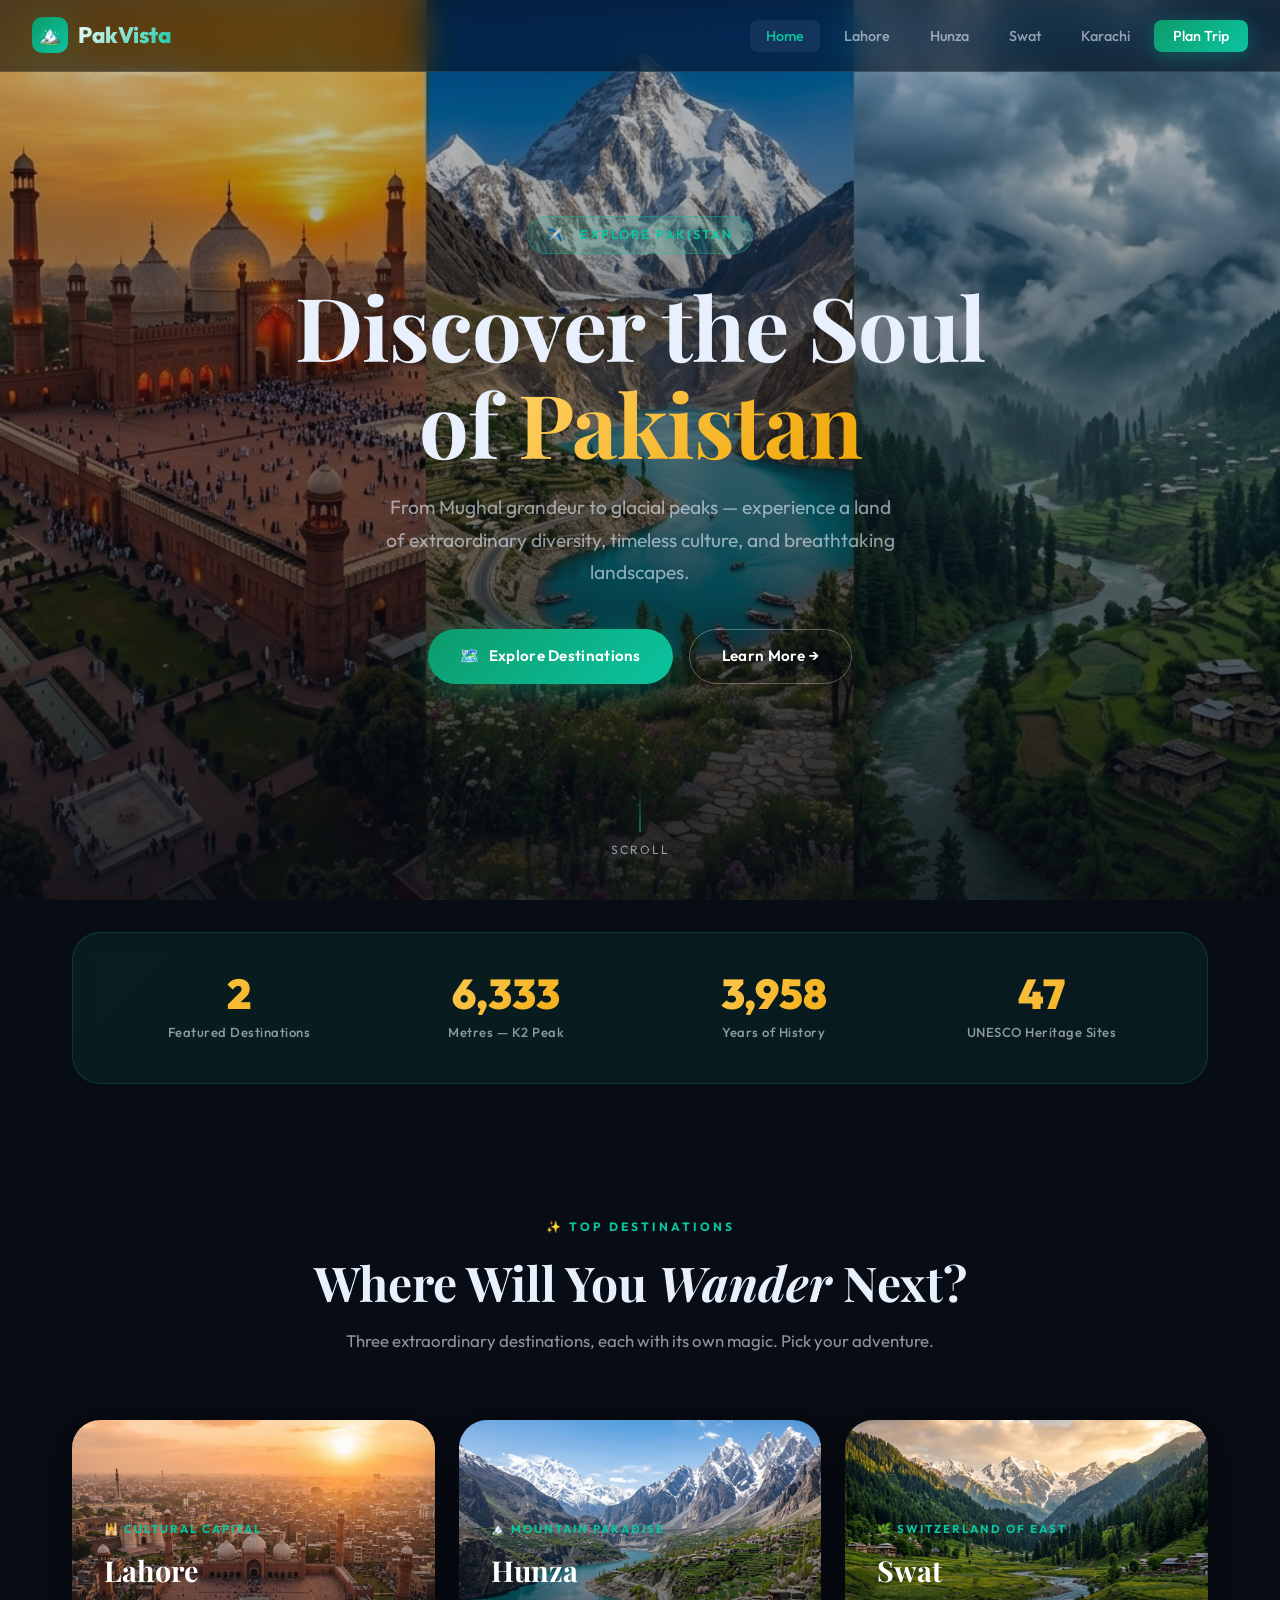
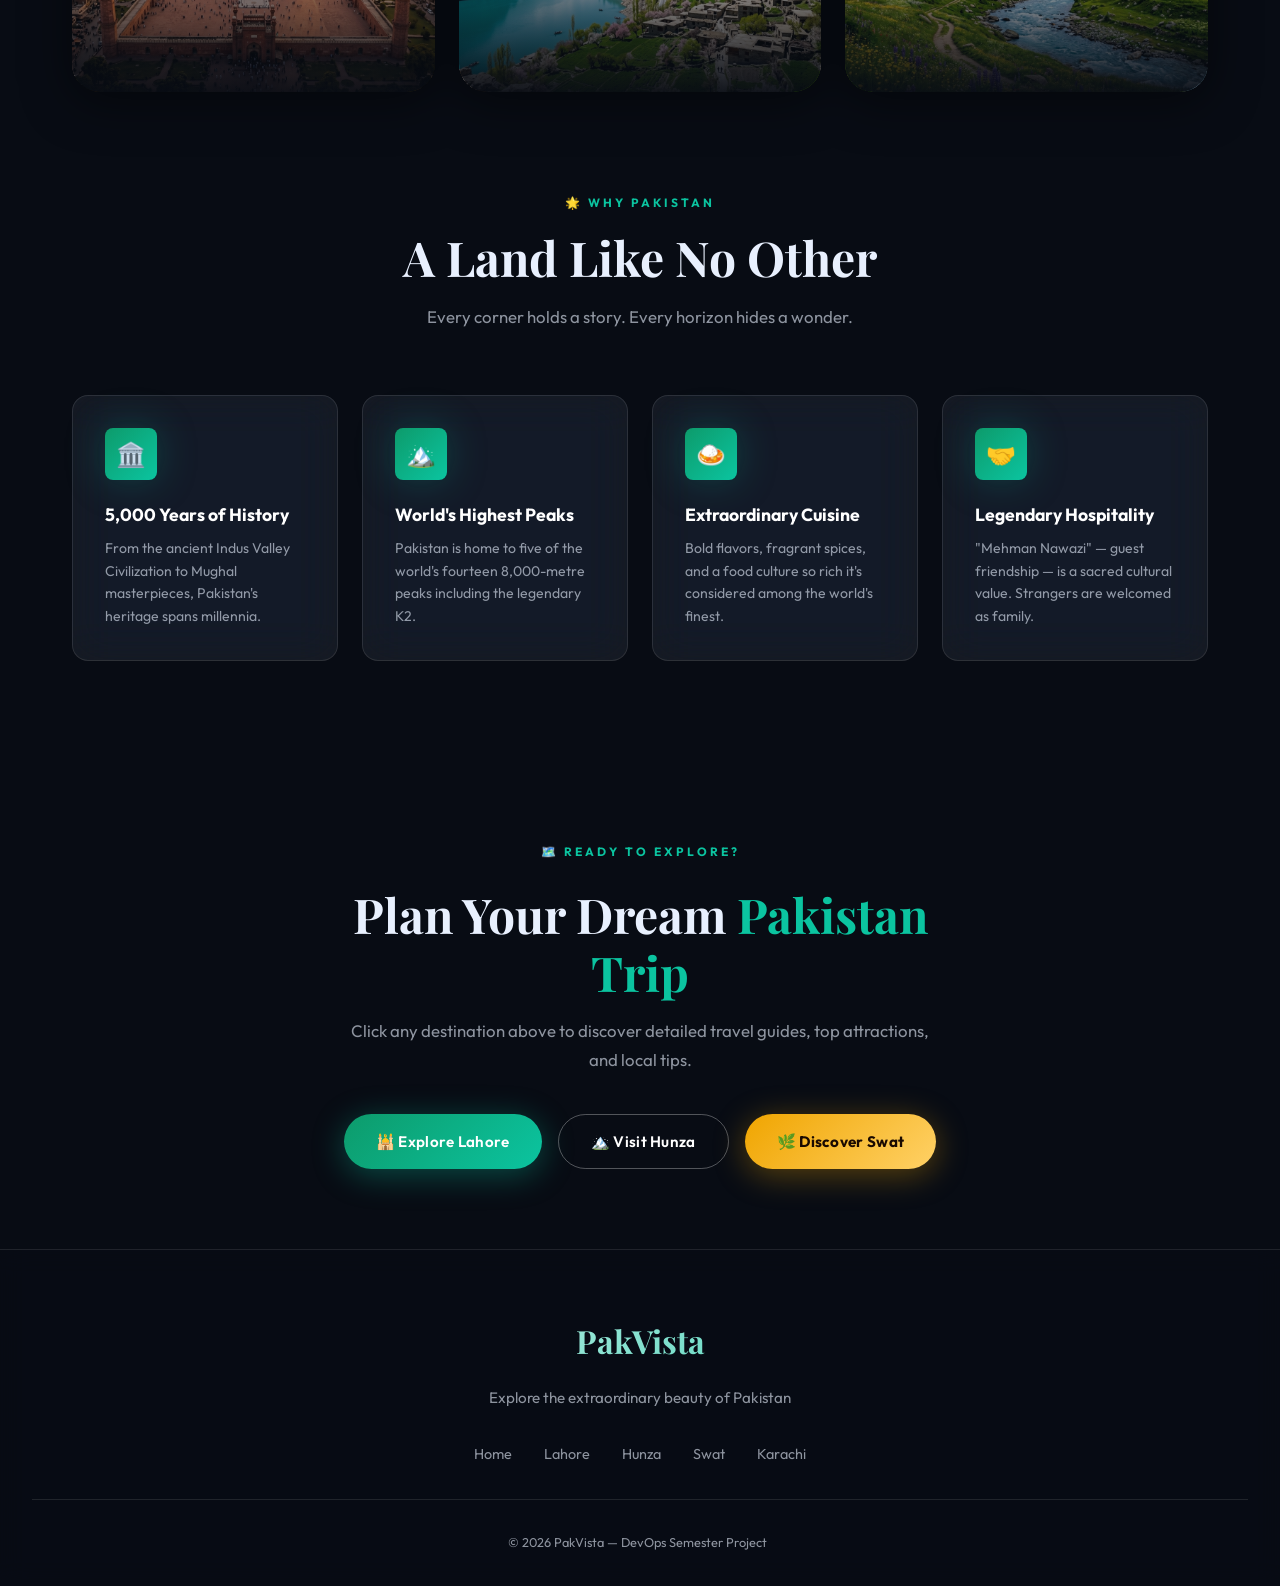
<file: index.html>
<!DOCTYPE html>
<html lang="en">
<head>    
  <meta charset="UTF-8">
  <meta name="viewport" content="width=device-width, initial-scale=1.0">
  <title>PakVista — Discover the Beauty of Pakistan</title>
  <meta name="description" content="Explore Pakistan's most breathtaking destinations. From the ancient Mughal heritage of Lahore to the towering peaks of Hunza and the emerald valleys of Swat.">
  <link rel="stylesheet" href="style.css">
</head>
<body>
  <div class="particles" id="particles"></div>
  <!-- NAVBAR -->
  <nav class="navbar" id="navbar">
    <a href="index.html" class="nav-logo">
      <div class="nav-logo-icon">🏔️</div>
      <span class="nav-logo-text">PakVista</span>
    </a>
    <ul class="nav-links">
      <li><a href="index.html" class="active">Home</a></li>
      <li><a href="lahore.html">Lahore</a></li>
      <li><a href="hunza.html">Hunza</a></li>
      <li><a href="swat.html">Swat</a></li>
      <li><a href="karachi.html">Karachi</a></li>
      <li><a href="#contact" class="nav-cta">Plan Trip</a></li>
    </ul>
  </nav>
  <!-- HERO -->
  <section class="hero" id="home">
    <div class="hero-bg" style="background-image: url('index_hero.png');"></div>
    <div class="hero-overlay"></div>
    <div class="hero-content">
      <div class="hero-badge">✈️ &nbsp; Explore Pakistan</div>
      <h1 class="hero-title">
        Discover the Soul of <span class="gradient-text">Pakistan</span>
      </h1>
      <p class="hero-subtitle">
        From Mughal grandeur to glacial peaks — experience a land of extraordinary diversity, timeless culture, and breathtaking landscapes.
      </p>
      <div class="hero-actions">
        <a href="#destinations" class="btn btn-primary">🗺️ &nbsp; Explore Destinations</a>
        <a href="#about" class="btn btn-outline">Learn More →</a>
      </div>
    </div>
    <div class="hero-scroll-hint">
      <div class="scroll-line"></div>
      <span>Scroll</span>
    </div>
  </section>
  <!-- STATS -->
  <div style="max-width:1200px; margin:0 auto; padding: 0 2rem;">
    <div class="stats-bar reveal">
      <div class="stat-item">
        <div class="stat-number" data-target="3">0</div>
        <div class="stat-label">Featured Destinations</div>
      </div>
      <div class="stat-item">
        <div class="stat-number" data-target="8000">0</div>
        <div class="stat-label">Metres — K2 Peak</div>
      </div>
      <div class="stat-item">
        <div class="stat-number" data-target="5000">0</div>
        <div class="stat-label">Years of History</div>
      </div>
      <div class="stat-item">
        <div class="stat-number" data-target="60">0</div>
        <div class="stat-label">UNESCO Heritage Sites</div>
      </div>
    </div>
  </div>
  <!-- DESTINATIONS -->
  <section class="section" id="destinations">
    <div class="section-header reveal">
      <span class="section-label">✨ Top Destinations</span>
      <h2 class="section-title">Where Will You <em>Wander</em> Next?</h2>
      <p class="section-desc">Three extraordinary destinations, each with its own magic. Pick your adventure.</p>
    </div>
    <div class="destinations-grid">
      <a href="lahore.html" class="dest-card reveal reveal-delay-1">
        <img src="lahore_hero.png" alt="Badshahi Mosque Lahore" class="dest-card-img" fetchpriority="high">
        <div class="dest-card-overlay">
          <div class="dest-card-tag">🕌 Cultural Capital</div>
          <div class="dest-card-name">Lahore</div>
          <div class="dest-card-desc">Immerse yourself in centuries of Mughal grandeur, vibrant bazaars, and Pakistan's richest culinary tradition.</div>
          <div class="dest-card-arrow">→</div>
        </div>
      </a>
      <a href="hunza.html" class="dest-card reveal reveal-delay-2">
        <img src="hunza_hero.png" alt="Hunza Valley" class="dest-card-img">
        <div class="dest-card-overlay">
          <div class="dest-card-tag">🏔️ Mountain Paradise</div>
          <div class="dest-card-name">Hunza</div>
          <div class="dest-card-desc">The valley of longevity — turquoise lakes, ancient forts, and the mightiest mountains on Earth.</div>
          <div class="dest-card-arrow">→</div>
        </div>
      </a>
      <a href="swat.html" class="dest-card reveal reveal-delay-3">
        <img src="swat_hero.png" alt="Swat Valley" class="dest-card-img">
        <div class="dest-card-overlay">
          <div class="dest-card-tag">🌿 Switzerland of East</div>
          <div class="dest-card-name">Swat</div>
          <div class="dest-card-desc">Crystal rivers, lush meadows, ancient Buddhist ruins and forests of towering deodars await you.</div>
          <div class="dest-card-arrow">→</div>
        </div>
      </a>
    </div>
  </section>
  <!-- WHY PAKISTAN -->
  <section class="section" id="about" style="padding-top: 0;">
    <div class="section-header reveal">
      <span class="section-label">🌟 Why Pakistan</span>
      <h2 class="section-title">A Land Like No Other</h2>
      <p class="section-desc">Every corner holds a story. Every horizon hides a wonder.</p>
    </div>
    <div class="info-grid">
      <div class="glass-card reveal reveal-delay-1">
        <div class="card-icon">🏛️</div>
        <h3 class="card-title">5,000 Years of History</h3>
        <p class="card-text">From the ancient Indus Valley Civilization to Mughal masterpieces, Pakistan's heritage spans millennia.</p>
      </div>
      <div class="glass-card reveal reveal-delay-2">
        <div class="card-icon">🏔️</div>
        <h3 class="card-title">World's Highest Peaks</h3>
        <p class="card-text">Pakistan is home to five of the world's fourteen 8,000-metre peaks including the legendary K2.</p>
      </div>
      <div class="glass-card reveal reveal-delay-3">
        <div class="card-icon">🍛</div>
        <h3 class="card-title">Extraordinary Cuisine</h3>
        <p class="card-text">Bold flavors, fragrant spices, and a food culture so rich it's considered among the world's finest.</p>
      </div>
      <div class="glass-card reveal reveal-delay-4">
        <div class="card-icon">🤝</div>
        <h3 class="card-title">Legendary Hospitality</h3>
        <p class="card-text">"Mehman Nawazi" — guest friendship — is a sacred cultural value. Strangers are welcomed as family.</p>
      </div>
    </div>
  </section>
  <!-- CTA -->
  <section id="contact" style="padding: 5rem 2rem; text-align: center;">
    <div class="reveal" style="max-width: 600px; margin: 0 auto;">
      <span class="section-label">🗺️ Ready to Explore?</span>
      <h2 class="section-title" style="margin-top:0.5rem;">Plan Your Dream <span style="color: var(--clr-teal);">Pakistan Trip</span></h2>
      <p class="section-desc" style="margin-bottom: 2.5rem;">Click any destination above to discover detailed travel guides, top attractions, and local tips.</p>
      <div style="display: flex; gap: 1rem; justify-content: center; flex-wrap: wrap;">
        <a href="lahore.html" class="btn btn-primary">🕌 Explore Lahore</a>
        <a href="hunza.html" class="btn btn-outline">🏔️ Visit Hunza</a>
        <a href="swat.html" class="btn btn-gold">🌿 Discover Swat</a>
      </div>
    </div>
  </section>
  <!-- FOOTER -->
  <footer class="footer">
    <div class="footer-logo">PakVista</div>
    <p class="footer-tagline">Explore the extraordinary beauty of Pakistan</p>
    <div class="footer-links">
      <a href="index.html">Home</a>
      <a href="lahore.html">Lahore</a>
      <a href="hunza.html">Hunza</a>
      <a href="swat.html">Swat</a>
      <a href="karachi.html">Karachi</a>
    </div>
    <div class="footer-bottom">
      <p>© 2026 PakVista — DevOps Semester Project &nbsp;</p>
    </div>
  </footer>
  <script>
    // Particles
    const container = document.getElementById('particles');
    const colors = ['rgba(11,196,160,0.5)', 'rgba(13,155,107,0.4)', 'rgba(240,165,0,0.3)'];
    for (let i = 0; i < 30; i++) {
      const p = document.createElement('div');
      p.classList.add('particle');
      const size = Math.random() * 4 + 2;
      Object.assign(p.style, {
        left: `${Math.random() * 100}%`,
        width: `${size}px`, height: `${size}px`,
        background: colors[Math.floor(Math.random() * colors.length)],
        animationDuration: `${Math.random() * 15 + 10}s`,
        animationDelay: `${Math.random() * 10}s`,
      });
      container.appendChild(p);
    }
    // Navbar scroll effect
    const navbar = document.getElementById('navbar');
    window.addEventListener('scroll', () => navbar.classList.toggle('scrolled', window.scrollY > 50));
    // Scroll Reveal
    const observer = new IntersectionObserver((entries) => {
      entries.forEach(e => { if (e.isIntersecting) { e.target.classList.add('visible'); observer.unobserve(e.target); } });
    }, { threshold: 0.12, rootMargin: '0px 0px -60px 0px' });
    document.querySelectorAll('.reveal').forEach(el => observer.observe(el));
    // Counter Animation
    const cObserver = new IntersectionObserver((entries) => {
      entries.forEach(e => {
        if (!e.isIntersecting) return;
        const el = e.target;
        const target = +el.dataset.target;
        const start = Date.now();
        const tick = () => {
          const progress = Math.min((Date.now() - start) / 1800, 1);
          const ease = 1 - Math.pow(1 - progress, 4);
          el.textContent = Math.floor(ease * target).toLocaleString();
          if (progress < 1) requestAnimationFrame(tick);
          else el.textContent = target.toLocaleString() + (target >= 100 ? '+' : '');
        };
        tick();
        cObserver.unobserve(el);
      });
    }, { threshold: 0.5 });
    document.querySelectorAll('[data-target]').forEach(el => cObserver.observe(el));
  </script>
</body>
</html>
</file>
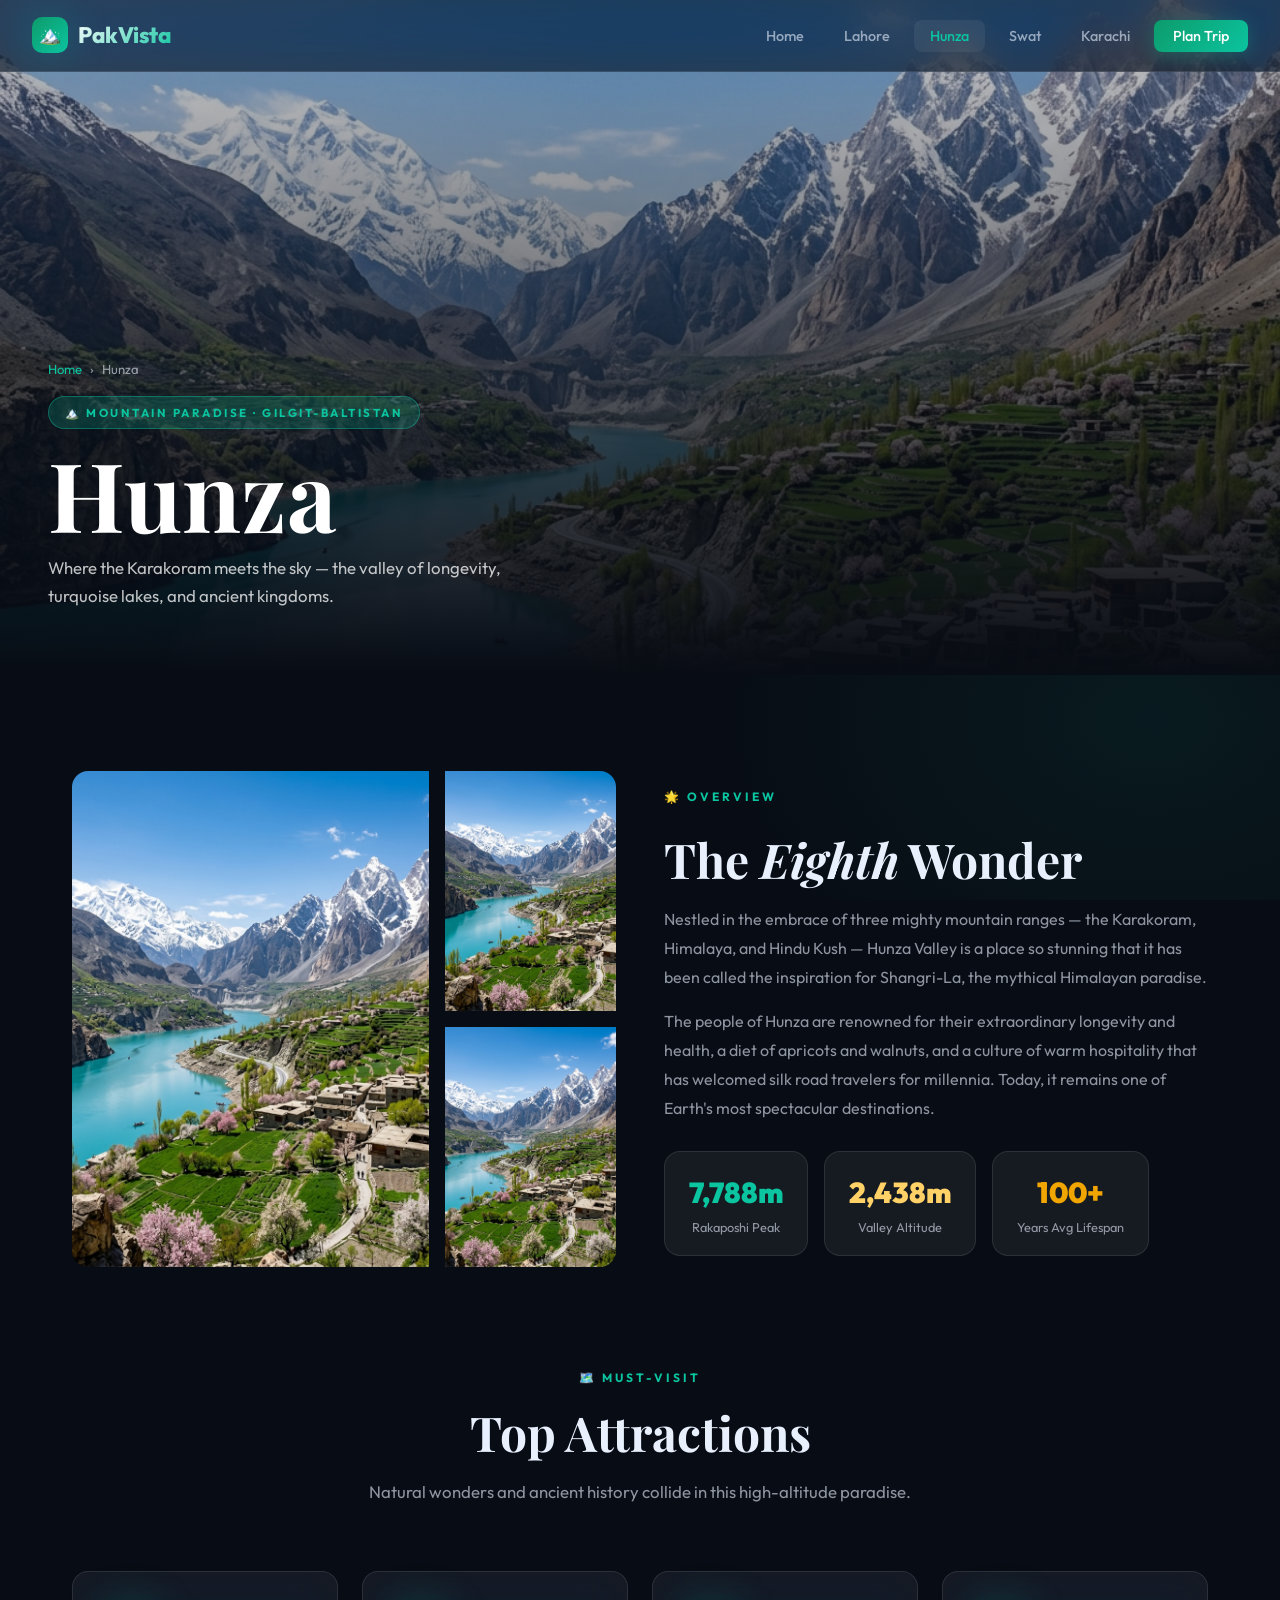
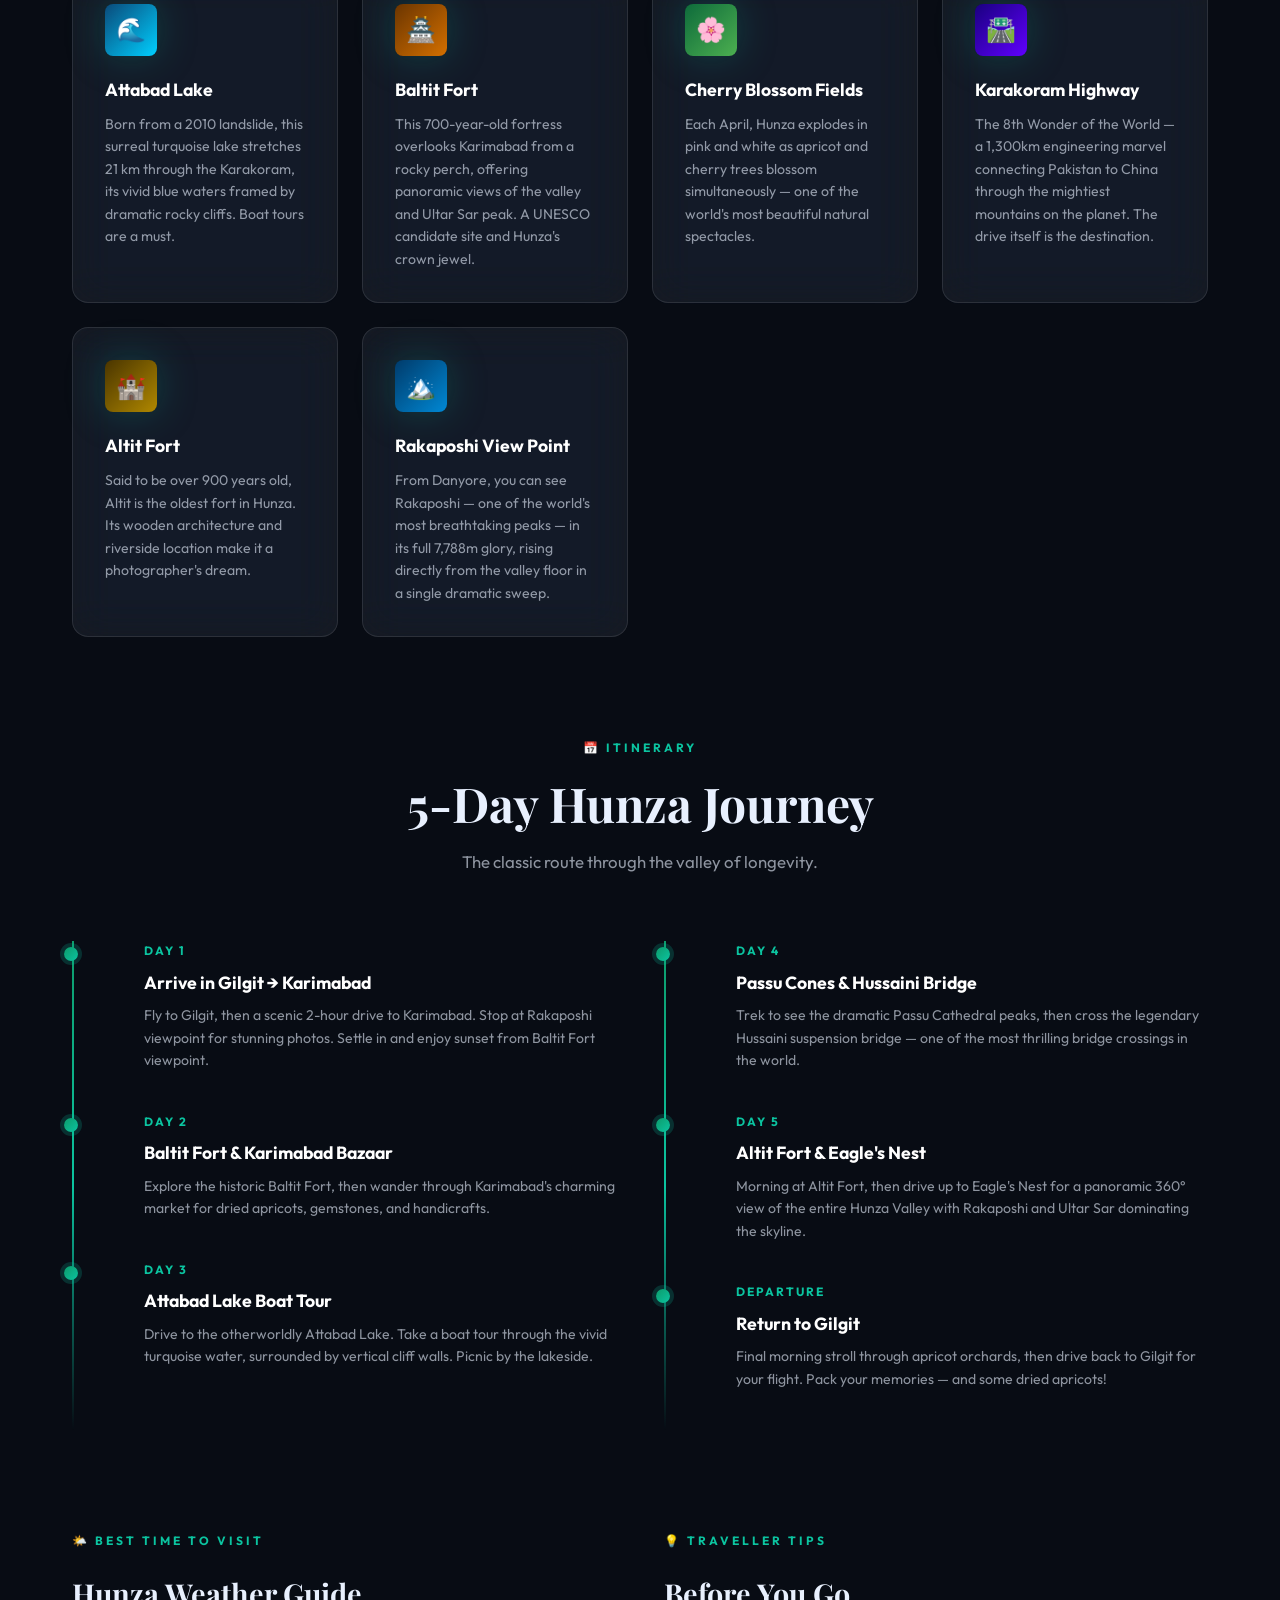
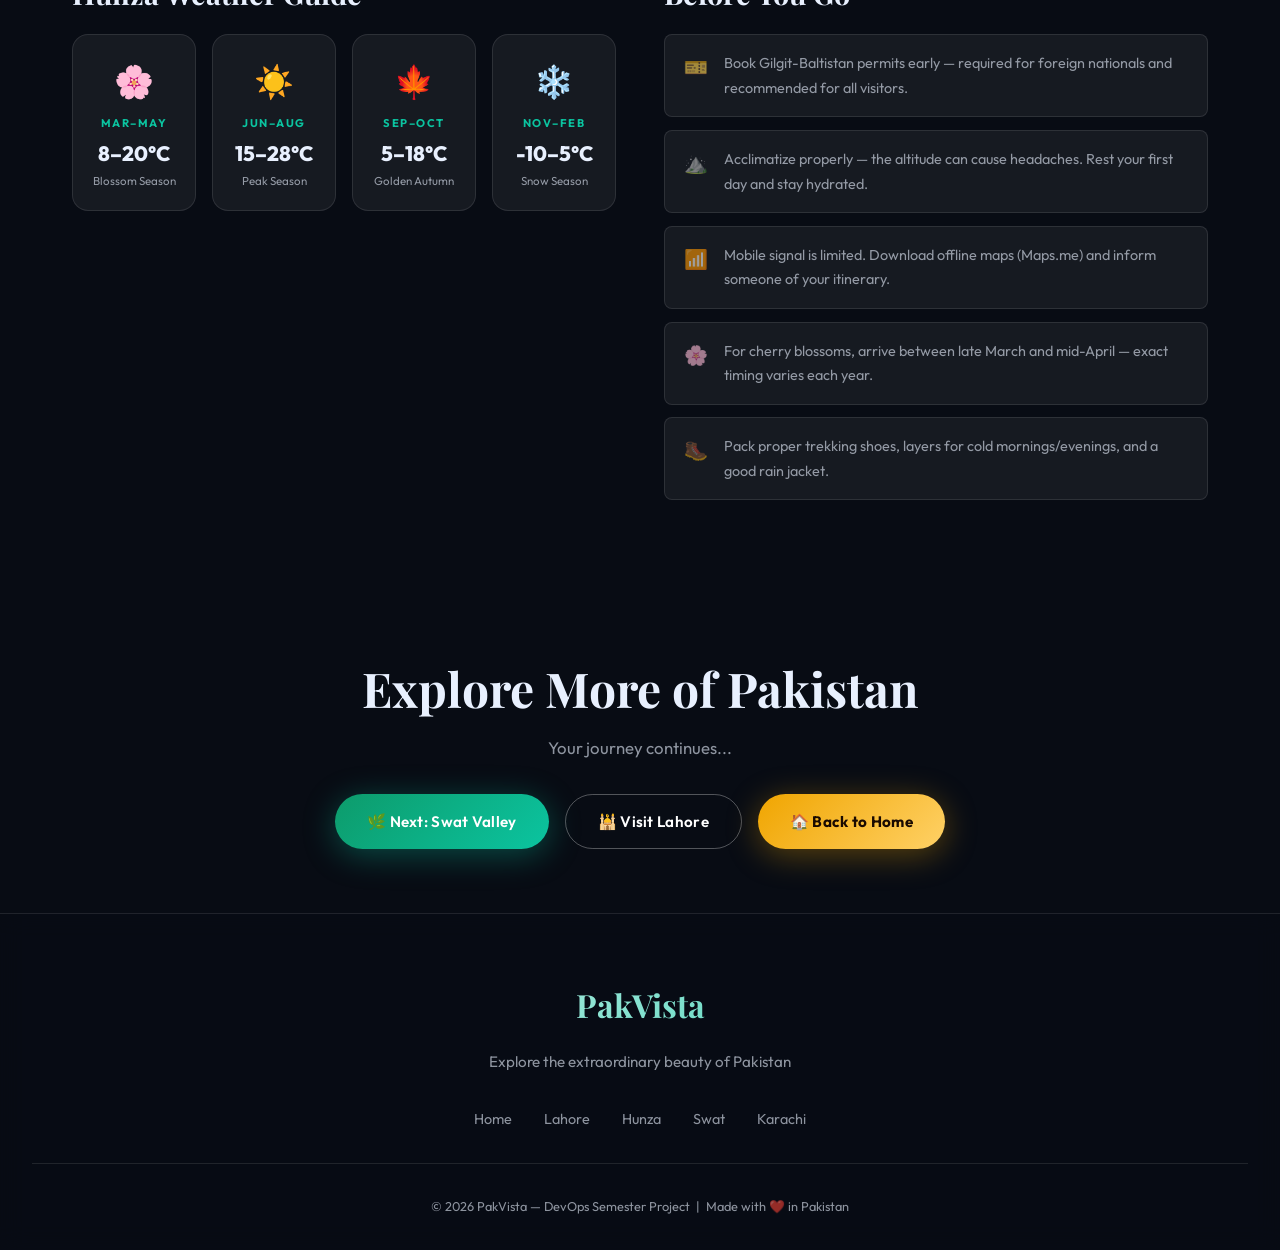
<file: hunza.html>
<!DOCTYPE html>
<html lang="en">
<head>
  <meta charset="UTF-8">
  <meta name="viewport" content="width=device-width, initial-scale=1.0">
  <title>Hunza Valley — Heaven on Earth | PakVista</title>
  <meta name="description" content="Explore Hunza Valley — Pakistan's crown jewel. Discover the Attabad Lake, Baltit Fort, Rakaposhi, and the world's most scenic Karakoram Highway.">
  <link rel="stylesheet" href="style.css">
</head>
<body>

  <div class="page-bg"></div>
  <div class="particles" id="particles"></div>

  <!-- ── NAVBAR ── -->
  <nav class="navbar" id="navbar">
    <a href="index.html" class="nav-logo">
      <div class="nav-logo-icon">🏔️</div>
      <span class="nav-logo-text">PakVista</span>
    </a>
    <ul class="nav-links">
      <li><a href="index.html">Home</a></li>
      <li><a href="lahore.html">Lahore</a></li>
      <li><a href="hunza.html" class="active">Hunza</a></li>
      <li><a href="swat.html">Swat</a></li>
      <li><a href="karachi.html">Karachi</a></li>
      <li><a href="index.html#contact" class="nav-cta">Plan Trip</a></li>
    </ul>
  </nav>

  <!-- ── PAGE HERO ── -->
  <div class="page-hero">
    <div class="page-hero-bg" style="background-image: url('hunza_hero.png');"></div>
    <div class="page-hero-overlay"></div>
    <div class="page-hero-content">
      <div class="page-hero-breadcrumb">
        <a href="index.html">Home</a>
        <span>›</span>
        <span>Hunza</span>
      </div>
      <div class="page-hero-tag">🏔️ Mountain Paradise · Gilgit-Baltistan</div>
      <h1 class="page-hero-title">Hunza</h1>
      <p class="page-hero-subtitle">Where the Karakoram meets the sky — the valley of longevity, turquoise lakes, and ancient kingdoms.</p>
    </div>
  </div>

  <!-- ── OVERVIEW ── -->
  <section class="section">
    <div style="display: grid; grid-template-columns: 1fr 1fr; gap: 3rem; align-items: center;" class="reveal">
      <div class="gallery-grid">
        <div class="gallery-item">
          <img src="hunza_hero.png" alt="Hunza Valley Panorama">
        </div>
        <div class="gallery-item">
          <img src="hunza_hero.png" alt="Attabad Lake" style="object-position: 30% 60%;">
        </div>
        <div class="gallery-item">
          <img src="hunza_hero.png" alt="Karimabad village" style="object-position: 70% 30%;">
        </div>
      </div>
      <div>
        <span class="section-label">🌟 Overview</span>
        <h2 class="section-title" style="text-align:left; margin-top:0.5rem;">
          The <em>Eighth</em> Wonder
        </h2>
        <p style="color: var(--clr-muted); line-height: 1.8; margin-bottom: 1rem;">
          Nestled in the embrace of three mighty mountain ranges — the Karakoram, Himalaya, and Hindu Kush — Hunza Valley is a place so stunning that it has been called the inspiration for Shangri-La, the mythical Himalayan paradise.
        </p>
        <p style="color: var(--clr-muted); line-height: 1.8; margin-bottom: 1.8rem;">
          The people of Hunza are renowned for their extraordinary longevity and health, a diet of apricots and walnuts, and a culture of warm hospitality that has welcomed silk road travelers for millennia. Today, it remains one of Earth's most spectacular destinations.
        </p>
        <div style="display: flex; gap: 1rem; flex-wrap: wrap;">
          <div style="text-align:center; padding: 1rem 1.5rem; background: var(--clr-glass); border: 1px solid var(--clr-border); border-radius: var(--radius-md);">
            <div style="font-size: 1.8rem; font-weight:900; color: var(--clr-teal);">7,788m</div>
            <div style="font-size: 0.8rem; color: var(--clr-muted);">Rakaposhi Peak</div>
          </div>
          <div style="text-align:center; padding: 1rem 1.5rem; background: var(--clr-glass); border: 1px solid var(--clr-border); border-radius: var(--radius-md);">
            <div style="font-size: 1.8rem; font-weight:900; color: var(--clr-amber);">2,438m</div>
            <div style="font-size: 0.8rem; color: var(--clr-muted);">Valley Altitude</div>
          </div>
          <div style="text-align:center; padding: 1rem 1.5rem; background: var(--clr-glass); border: 1px solid var(--clr-border); border-radius: var(--radius-md);">
            <div style="font-size: 1.8rem; font-weight:900; color: var(--clr-gold);">100+</div>
            <div style="font-size: 0.8rem; color: var(--clr-muted);">Years Avg Lifespan</div>
          </div>
        </div>
      </div>
    </div>
  </section>

  <!-- ── TOP ATTRACTIONS ── -->
  <section class="section" style="padding-top: 0;">
    <div class="section-header reveal">
      <span class="section-label">🗺️ Must-Visit</span>
      <h2 class="section-title">Top Attractions</h2>
      <p class="section-desc">Natural wonders and ancient history collide in this high-altitude paradise.</p>
    </div>
    <div class="info-grid">
      <div class="glass-card reveal reveal-delay-1">
        <div class="card-icon" style="background: linear-gradient(135deg,#0a4a7a,#00cfff);">🌊</div>
        <h3 class="card-title">Attabad Lake</h3>
        <p class="card-text">Born from a 2010 landslide, this surreal turquoise lake stretches 21 km through the Karakoram, its vivid blue waters framed by dramatic rocky cliffs. Boat tours are a must.</p>
      </div>
      <div class="glass-card reveal reveal-delay-2">
        <div class="card-icon" style="background: linear-gradient(135deg,#6b3500,#d47000);">🏯</div>
        <h3 class="card-title">Baltit Fort</h3>
        <p class="card-text">This 700-year-old fortress overlooks Karimabad from a rocky perch, offering panoramic views of the valley and Ultar Sar peak. A UNESCO candidate site and Hunza's crown jewel.</p>
      </div>
      <div class="glass-card reveal reveal-delay-3">
        <div class="card-icon" style="background: linear-gradient(135deg,#0e6b3b,#4caf50);">🌸</div>
        <h3 class="card-title">Cherry Blossom Fields</h3>
        <p class="card-text">Each April, Hunza explodes in pink and white as apricot and cherry trees blossom simultaneously — one of the world's most beautiful natural spectacles.</p>
      </div>
      <div class="glass-card reveal reveal-delay-4">
        <div class="card-icon" style="background: linear-gradient(135deg,#1a0080,#6000ff);">🛣️</div>
        <h3 class="card-title">Karakoram Highway</h3>
        <p class="card-text">The 8th Wonder of the World — a 1,300km engineering marvel connecting Pakistan to China through the mightiest mountains on the planet. The drive itself is the destination.</p>
      </div>
      <div class="glass-card reveal reveal-delay-1">
        <div class="card-icon" style="background: linear-gradient(135deg,#4a3500,#b08800);">🏰</div>
        <h3 class="card-title">Altit Fort</h3>
        <p class="card-text">Said to be over 900 years old, Altit is the oldest fort in Hunza. Its wooden architecture and riverside location make it a photographer's dream.</p>
      </div>
      <div class="glass-card reveal reveal-delay-2">
        <div class="card-icon" style="background: linear-gradient(135deg,#003b6b,#0088d4);">🏔️</div>
        <h3 class="card-title">Rakaposhi View Point</h3>
        <p class="card-text">From Danyore, you can see Rakaposhi — one of the world's most breathtaking peaks — in its full 7,788m glory, rising directly from the valley floor in a single dramatic sweep.</p>
      </div>
    </div>
  </section>

  <!-- ── ITINERARY ── -->
  <section class="section" style="padding-top: 0;">
    <div class="section-header reveal">
      <span class="section-label">📅 Itinerary</span>
      <h2 class="section-title">5-Day Hunza Journey</h2>
      <p class="section-desc">The classic route through the valley of longevity.</p>
    </div>
    <div style="display: grid; grid-template-columns: 1fr 1fr; gap: 3rem;">
      <div class="timeline">
        <div class="timeline-item">
          <div class="timeline-day">Day 1</div>
          <div class="timeline-title">Arrive in Gilgit → Karimabad</div>
          <div class="timeline-text">Fly to Gilgit, then a scenic 2-hour drive to Karimabad. Stop at Rakaposhi viewpoint for stunning photos. Settle in and enjoy sunset from Baltit Fort viewpoint.</div>
        </div>
        <div class="timeline-item">
          <div class="timeline-day">Day 2</div>
          <div class="timeline-title">Baltit Fort &amp; Karimabad Bazaar</div>
          <div class="timeline-text">Explore the historic Baltit Fort, then wander through Karimabad's charming market for dried apricots, gemstones, and handicrafts.</div>
        </div>
        <div class="timeline-item">
          <div class="timeline-day">Day 3</div>
          <div class="timeline-title">Attabad Lake Boat Tour</div>
          <div class="timeline-text">Drive to the otherworldly Attabad Lake. Take a boat tour through the vivid turquoise water, surrounded by vertical cliff walls. Picnic by the lakeside.</div>
        </div>
      </div>
      <div class="timeline">
        <div class="timeline-item">
          <div class="timeline-day">Day 4</div>
          <div class="timeline-title">Passu Cones &amp; Hussaini Bridge</div>
          <div class="timeline-text">Trek to see the dramatic Passu Cathedral peaks, then cross the legendary Hussaini suspension bridge — one of the most thrilling bridge crossings in the world.</div>
        </div>
        <div class="timeline-item">
          <div class="timeline-day">Day 5</div>
          <div class="timeline-title">Altit Fort &amp; Eagle's Nest</div>
          <div class="timeline-text">Morning at Altit Fort, then drive up to Eagle's Nest for a panoramic 360° view of the entire Hunza Valley with Rakaposhi and Ultar Sar dominating the skyline.</div>
        </div>
        <div class="timeline-item">
          <div class="timeline-day">Departure</div>
          <div class="timeline-title">Return to Gilgit</div>
          <div class="timeline-text">Final morning stroll through apricot orchards, then drive back to Gilgit for your flight. Pack your memories — and some dried apricots!</div>
        </div>
      </div>
    </div>
  </section>

  <!-- ── WEATHER & TIPS ── -->
  <section class="section" style="padding-top: 0;">
    <div style="display: grid; grid-template-columns: 1fr 1fr; gap: 3rem;">
      <div class="reveal">
        <span class="section-label">🌤️ Best Time to Visit</span>
        <h2 class="section-title" style="text-align:left; font-size: 1.8rem; margin: 0.5rem 0 1.5rem;">Hunza Weather Guide</h2>
        <div class="weather-widget">
          <div class="weather-card">
            <div class="weather-icon">🌸</div>
            <div class="weather-month">Mar–May</div>
            <div class="weather-temp">8–20°C</div>
            <div class="weather-desc">Blossom Season</div>
          </div>
          <div class="weather-card">
            <div class="weather-icon">☀️</div>
            <div class="weather-month">Jun–Aug</div>
            <div class="weather-temp">15–28°C</div>
            <div class="weather-desc">Peak Season</div>
          </div>
          <div class="weather-card">
            <div class="weather-icon">🍁</div>
            <div class="weather-month">Sep–Oct</div>
            <div class="weather-temp">5–18°C</div>
            <div class="weather-desc">Golden Autumn</div>
          </div>
          <div class="weather-card">
            <div class="weather-icon">❄️</div>
            <div class="weather-month">Nov–Feb</div>
            <div class="weather-temp">-10–5°C</div>
            <div class="weather-desc">Snow Season</div>
          </div>
        </div>
      </div>
      <div class="reveal reveal-delay-2">
        <span class="section-label">💡 Traveller Tips</span>
        <h2 class="section-title" style="text-align:left; font-size: 1.8rem; margin: 0.5rem 0 1.5rem;">Before You Go</h2>
        <div class="tips-list">
          <div class="tip-item"><span class="tip-emoji">🎫</span><span>Book Gilgit-Baltistan permits early — required for foreign nationals and recommended for all visitors.</span></div>
          <div class="tip-item"><span class="tip-emoji">⛰️</span><span>Acclimatize properly — the altitude can cause headaches. Rest your first day and stay hydrated.</span></div>
          <div class="tip-item"><span class="tip-emoji">📶</span><span>Mobile signal is limited. Download offline maps (Maps.me) and inform someone of your itinerary.</span></div>
          <div class="tip-item"><span class="tip-emoji">🌸</span><span>For cherry blossoms, arrive between late March and mid-April — exact timing varies each year.</span></div>
          <div class="tip-item"><span class="tip-emoji">🥾</span><span>Pack proper trekking shoes, layers for cold mornings/evenings, and a good rain jacket.</span></div>
        </div>
      </div>
    </div>
  </section>

  <!-- ── EXPLORE MORE ── -->
  <section style="padding: 4rem 2rem; text-align: center;">
    <div class="reveal">
      <h2 class="section-title">Explore More of Pakistan</h2>
      <p class="section-desc" style="margin-bottom: 2rem;">Your journey continues...</p>
      <div style="display: flex; gap: 1rem; justify-content: center; flex-wrap: wrap;">
        <a href="swat.html" class="btn btn-primary">🌿 Next: Swat Valley</a>
        <a href="lahore.html" class="btn btn-outline">🕌 Visit Lahore</a>
        <a href="index.html" class="btn btn-gold">🏠 Back to Home</a>
      </div>
    </div>
  </section>

  <!-- ── FOOTER ── -->
  <footer class="footer">
    <div class="footer-logo">PakVista</div>
    <p class="footer-tagline">Explore the extraordinary beauty of Pakistan</p>
    <div class="footer-links">
      <a href="index.html">Home</a>
      <a href="lahore.html">Lahore</a>
      <a href="hunza.html">Hunza</a>
      <a href="swat.html">Swat</a>
      <a href="karachi.html">Karachi</a>
    </div>
    <div class="footer-bottom">
      <p>© 2026 PakVista — DevOps Semester Project &nbsp;|&nbsp; Made with ❤️ in Pakistan</p>
    </div>
  </footer>

  <script>
    const container = document.getElementById('particles');
    const colors = ['rgba(0,207,255,0.4)', 'rgba(11,196,160,0.4)', 'rgba(255,255,255,0.15)'];
    for (let i = 0; i < 25; i++) {
      const p = document.createElement('div');
      p.classList.add('particle');
      const size = Math.random() * 4 + 2;
      Object.assign(p.style, {
        left: `${Math.random() * 100}%`,
        width: `${size}px`, height: `${size}px`,
        background: colors[Math.floor(Math.random() * colors.length)],
        animationDuration: `${Math.random() * 15 + 10}s`,
        animationDelay: `${Math.random() * 10}s`,
      });
      container.appendChild(p);
    }

    const navbar = document.getElementById('navbar');
    window.addEventListener('scroll', () => navbar.classList.toggle('scrolled', window.scrollY > 50));

    const revealEls = document.querySelectorAll('.reveal, .timeline-item');
    const observer = new IntersectionObserver((entries) => {
      entries.forEach(e => { if (e.isIntersecting) { e.target.classList.add('visible'); observer.unobserve(e.target); } });
    }, { threshold: 0.12, rootMargin: '0px 0px -60px 0px' });
    revealEls.forEach(el => observer.observe(el));
  </script>
</body>
</html>
</file>
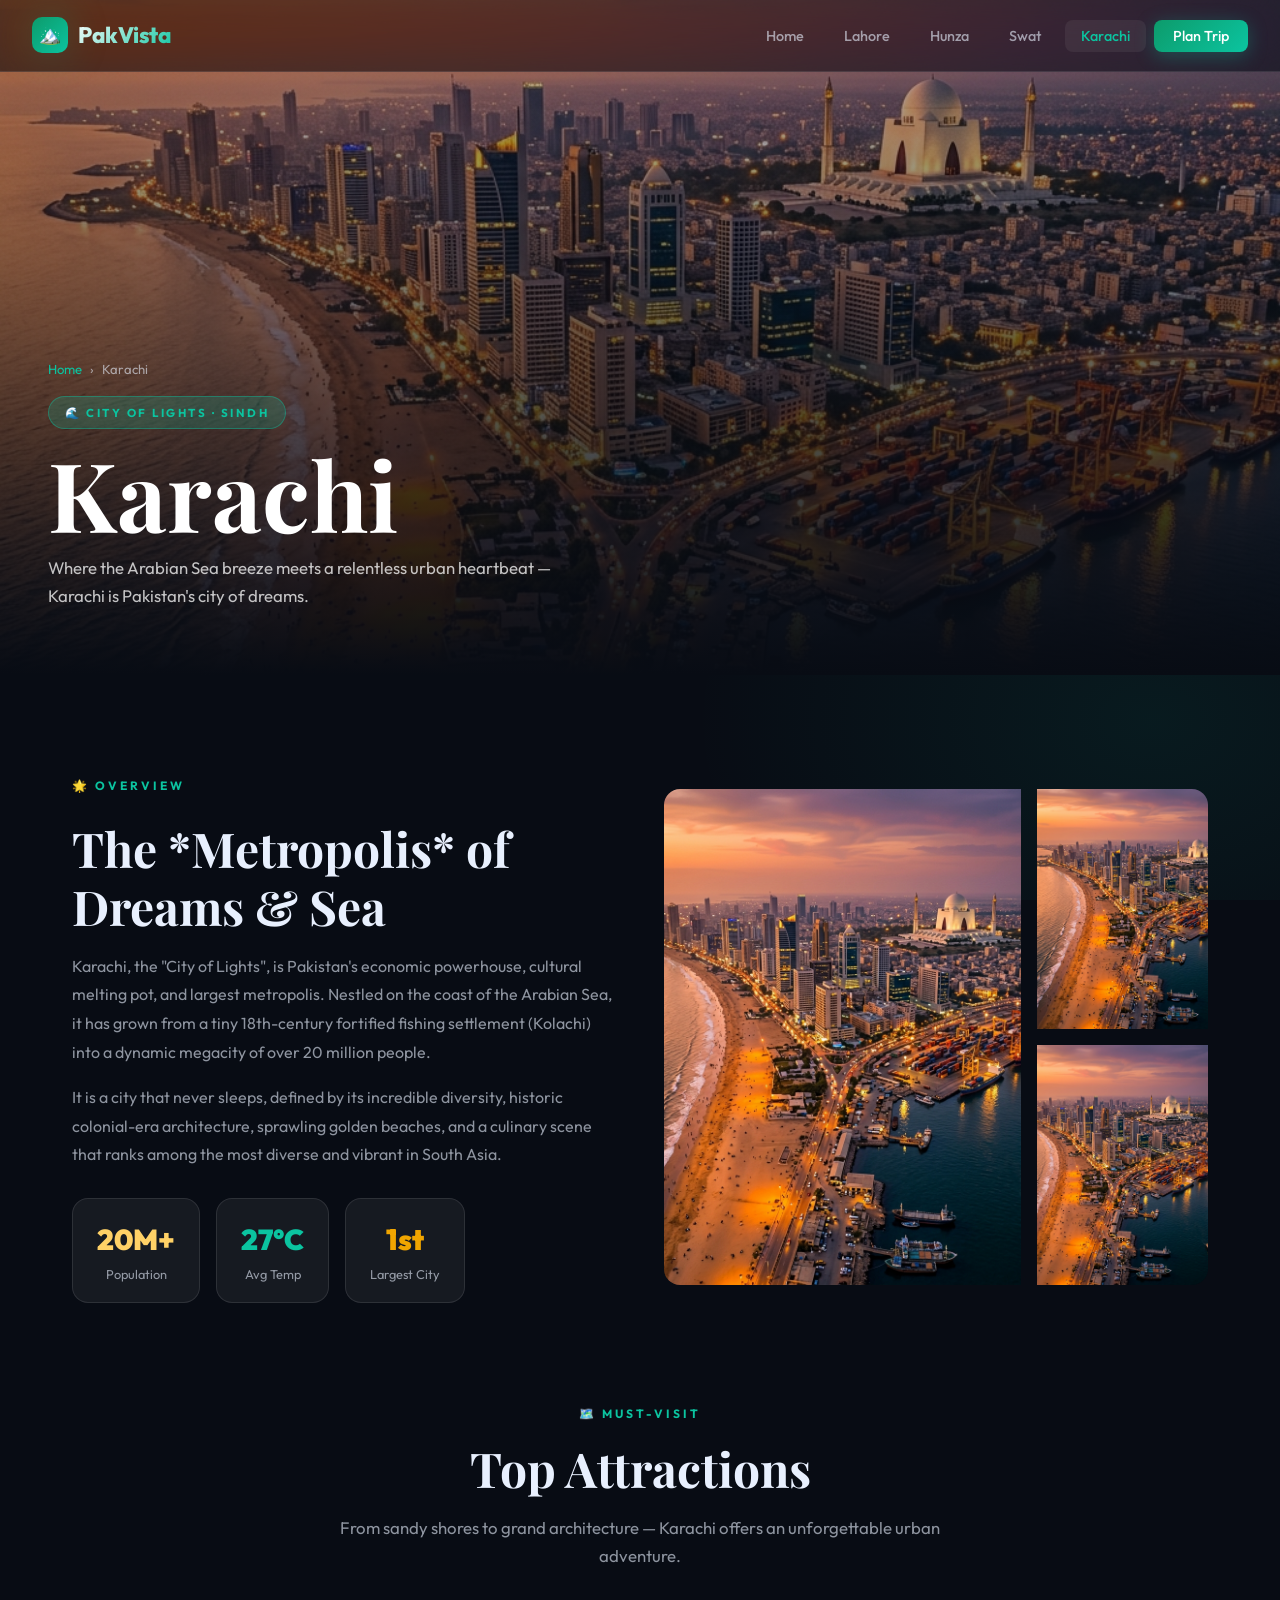
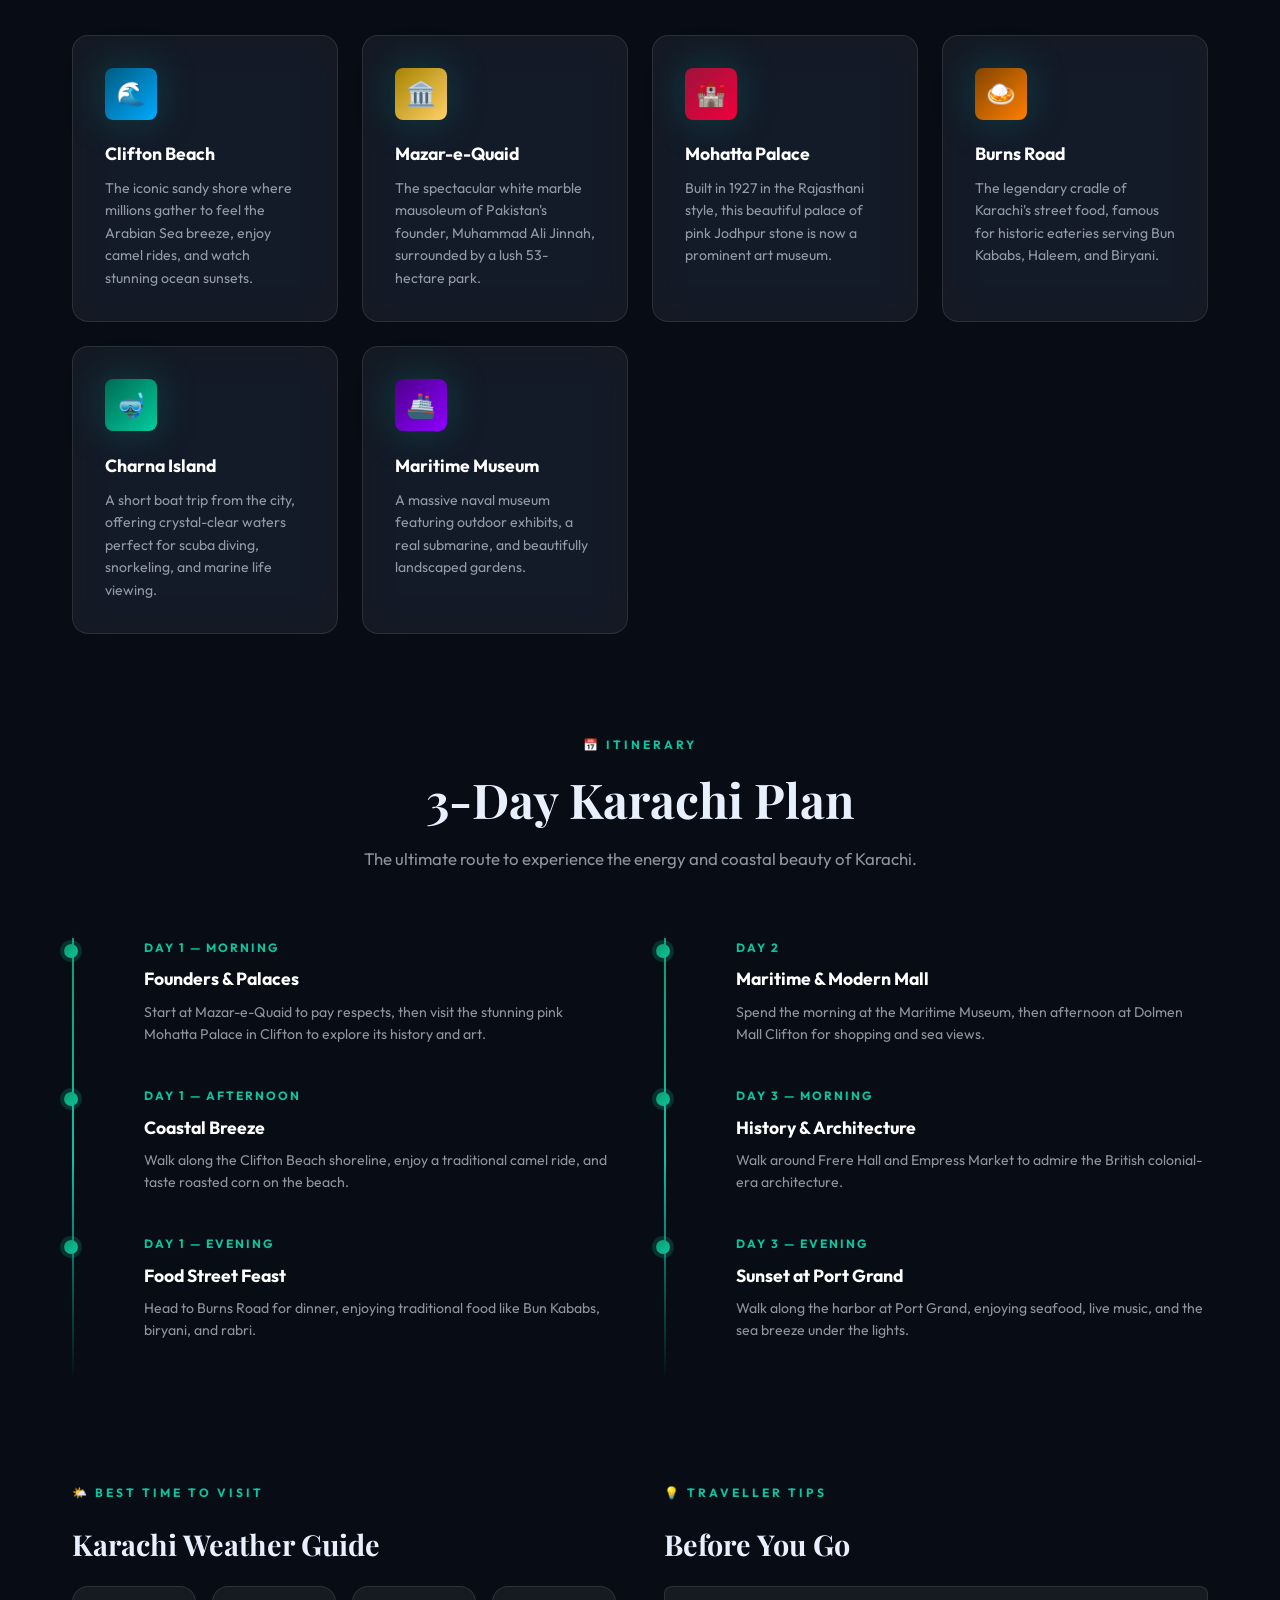
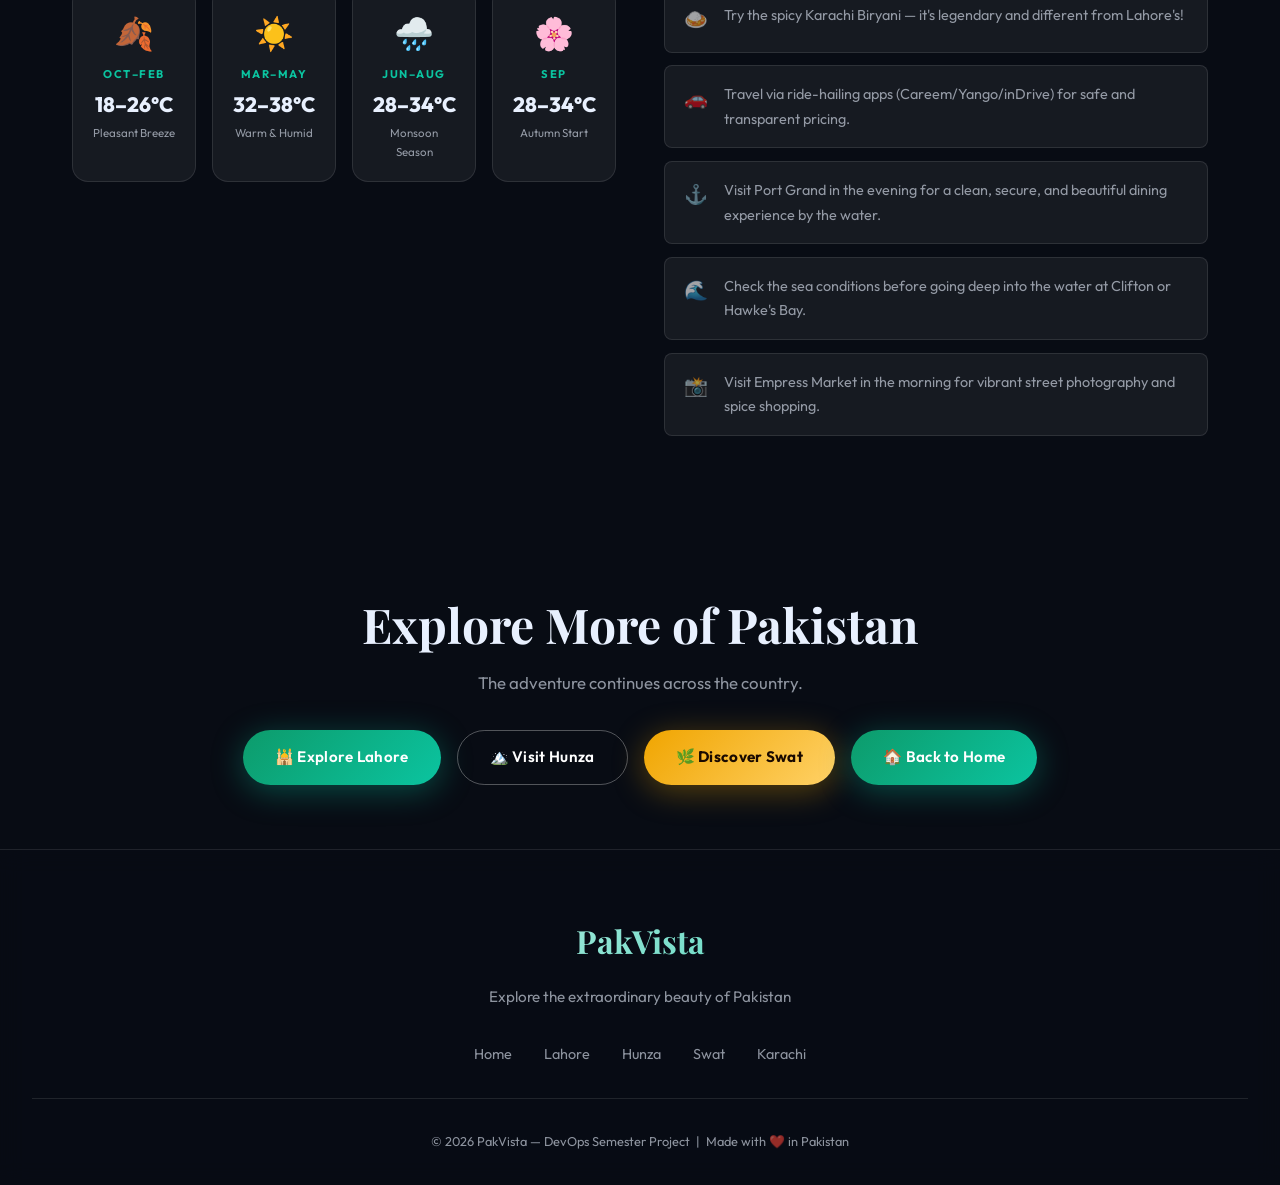
<file: karachi.html>
<!DOCTYPE html>
<html lang="en">
<head>
  <meta charset="UTF-8">
  <meta name="viewport" content="width=device-width, initial-scale=1.0">
  <title>Karachi — City of Lights | PakVista</title>
  <meta name="description" content="Discover Karachi — Pakistan's largest city and economic hub. Explore Clifton Beach, Quaid-e-Azam Mausoleum, Mohatta Palace, and the vibrant food street of Burns Road.">
  <link rel="stylesheet" href="style.css">
</head>
<body>

  <div class="page-bg"></div>
  <div class="particles" id="particles"></div>

  <!-- ── NAVBAR ── -->
  <nav class="navbar" id="navbar">
    <a href="index.html" class="nav-logo">
      <div class="nav-logo-icon">🏔️</div>
      <span class="nav-logo-text">PakVista</span>
    </a>
    <ul class="nav-links">
      <li><a href="index.html">Home</a></li>
      <li><a href="lahore.html">Lahore</a></li>
      <li><a href="hunza.html">Hunza</a></li>
      <li><a href="swat.html">Swat</a></li>
      <li><a href="karachi.html" class="active">Karachi</a></li>
      <li><a href="index.html#contact" class="nav-cta">Plan Trip</a></li>
    </ul>
  </nav>

  <!-- ── PAGE HERO ── -->
  <div class="page-hero">
    <div class="page-hero-bg" style="background-image: url('karachi_hero.png');"></div>
    <div class="page-hero-overlay"></div>
    <div class="page-hero-content">
      <div class="page-hero-breadcrumb">
        <a href="index.html">Home</a>
        <span>›</span>
        <span>Karachi</span>
      </div>
      <div class="page-hero-tag">🌊 City of Lights · Sindh</div>
      <h1 class="page-hero-title">Karachi</h1>
      <p class="page-hero-subtitle">Where the Arabian Sea breeze meets a relentless urban heartbeat — Karachi is Pakistan's city of dreams.</p>
    </div>
  </div>

  <!-- ── OVERVIEW ── -->
  <section class="section">
    <div style="display: grid; grid-template-columns: 1fr 1fr; gap: 3rem; align-items: center;" class="reveal">
      <div>
        <span class="section-label">🌟 Overview</span>
        <h2 class="section-title" style="text-align:left; margin-top:0.5rem;">
          The *Metropolis* of Dreams &amp; Sea
        </h2>
        <p style="color: var(--clr-muted); line-height: 1.8; margin-bottom: 1rem;">
          Karachi, the "City of Lights", is Pakistan's economic powerhouse, cultural melting pot, and largest metropolis. Nestled on the coast of the Arabian Sea, it has grown from a tiny 18th-century fortified fishing settlement (Kolachi) into a dynamic megacity of over 20 million people.
        </p>
        <p style="color: var(--clr-muted); line-height: 1.8; margin-bottom: 1.8rem;">
          It is a city that never sleeps, defined by its incredible diversity, historic colonial-era architecture, sprawling golden beaches, and a culinary scene that ranks among the most diverse and vibrant in South Asia.
        </p>
        <div style="display: flex; gap: 1rem; flex-wrap: wrap;">
          <div style="text-align:center; padding: 1rem 1.5rem; background: var(--clr-glass); border: 1px solid var(--clr-border); border-radius: var(--radius-md);">
            <div style="font-size: 1.8rem; font-weight:900; color: var(--clr-amber);">20M+</div>
            <div style="font-size: 0.8rem; color: var(--clr-muted);">Population</div>
          </div>
          <div style="text-align:center; padding: 1rem 1.5rem; background: var(--clr-glass); border: 1px solid var(--clr-border); border-radius: var(--radius-md);">
            <div style="font-size: 1.8rem; font-weight:900; color: var(--clr-teal);">27°C</div>
            <div style="font-size: 0.8rem; color: var(--clr-muted);">Avg Temp</div>
          </div>
          <div style="text-align:center; padding: 1rem 1.5rem; background: var(--clr-glass); border: 1px solid var(--clr-border); border-radius: var(--radius-md);">
            <div style="font-size: 1.8rem; font-weight:900; color: var(--clr-gold);">1st</div>
            <div style="font-size: 0.8rem; color: var(--clr-muted);">Largest City</div>
          </div>
        </div>
      </div>
      <div class="gallery-grid">
        <div class="gallery-item">
          <img src="karachi_hero.png" alt="Karachi Skyline">
        </div>
        <div class="gallery-item">
          <img src="karachi_hero.png" alt="Clifton Beach" style="object-position: 20% 70%;">
        </div>
        <div class="gallery-item">
          <img src="karachi_hero.png" alt="Mazar-e-Quaid" style="object-position: 60% 20%;">
        </div>
      </div>
    </div>
  </section>

  <!-- ── TOP ATTRACTIONS ── -->
  <section class="section" style="padding-top: 0;">
    <div class="section-header reveal">
      <span class="section-label">🗺️ Must-Visit</span>
      <h2 class="section-title">Top Attractions</h2>
      <p class="section-desc">From sandy shores to grand architecture — Karachi offers an unforgettable urban adventure.</p>
    </div>
    <div class="info-grid">
      <div class="glass-card reveal reveal-delay-1">
        <div class="card-icon" style="background: linear-gradient(135deg,#005b82,#00aaff);">🌊</div>
        <h3 class="card-title">Clifton Beach</h3>
        <p class="card-text">The iconic sandy shore where millions gather to feel the Arabian Sea breeze, enjoy camel rides, and watch stunning ocean sunsets.</p>
      </div>
      <div class="glass-card reveal reveal-delay-2">
        <div class="card-icon" style="background: linear-gradient(135deg,#a68200,#ffd166);">🏛️</div>
        <h3 class="card-title">Mazar-e-Quaid</h3>
        <p class="card-text">The spectacular white marble mausoleum of Pakistan's founder, Muhammad Ali Jinnah, surrounded by a lush 53-hectare park.</p>
      </div>
      <div class="glass-card reveal reveal-delay-3">
        <div class="card-icon" style="background: linear-gradient(135deg,#9e133c,#f0003c);">🏰</div>
        <h3 class="card-title">Mohatta Palace</h3>
        <p class="card-text">Built in 1927 in the Rajasthani style, this beautiful palace of pink Jodhpur stone is now a prominent art museum.</p>
      </div>
      <div class="glass-card reveal reveal-delay-4">
        <div class="card-icon" style="background: linear-gradient(135deg,#824400,#ff8000);">🍛</div>
        <h3 class="card-title">Burns Road</h3>
        <p class="card-text">The legendary cradle of Karachi's street food, famous for historic eateries serving Bun Kababs, Haleem, and Biryani.</p>
      </div>
      <div class="glass-card reveal reveal-delay-1">
        <div class="card-icon" style="background: linear-gradient(135deg,#006b54,#00cc9e);">🤿</div>
        <h3 class="card-title">Charna Island</h3>
        <p class="card-text">A short boat trip from the city, offering crystal-clear waters perfect for scuba diving, snorkeling, and marine life viewing.</p>
      </div>
      <div class="glass-card reveal reveal-delay-2">
        <div class="card-icon" style="background: linear-gradient(135deg,#4e008c,#8d00ff);">🚢</div>
        <h3 class="card-title">Maritime Museum</h3>
        <p class="card-text">A massive naval museum featuring outdoor exhibits, a real submarine, and beautifully landscaped gardens.</p>
      </div>
    </div>
  </section>

  <!-- ── ITINERARY ── -->
  <section class="section" style="padding-top: 0;">
    <div class="section-header reveal">
      <span class="section-label">📅 Itinerary</span>
      <h2 class="section-title">3-Day Karachi Plan</h2>
      <p class="section-desc">The ultimate route to experience the energy and coastal beauty of Karachi.</p>
    </div>
    <div style="display: grid; grid-template-columns: 1fr 1fr; gap: 3rem;">
      <div class="timeline">
        <div class="timeline-item">
          <div class="timeline-day">Day 1 — Morning</div>
          <div class="timeline-title">Founders &amp; Palaces</div>
          <div class="timeline-text">Start at Mazar-e-Quaid to pay respects, then visit the stunning pink Mohatta Palace in Clifton to explore its history and art.</div>
        </div>
        <div class="timeline-item">
          <div class="timeline-day">Day 1 — Afternoon</div>
          <div class="timeline-title">Coastal Breeze</div>
          <div class="timeline-text">Walk along the Clifton Beach shoreline, enjoy a traditional camel ride, and taste roasted corn on the beach.</div>
        </div>
        <div class="timeline-item">
          <div class="timeline-day">Day 1 — Evening</div>
          <div class="timeline-title">Food Street Feast</div>
          <div class="timeline-text">Head to Burns Road for dinner, enjoying traditional food like Bun Kababs, biryani, and rabri.</div>
        </div>
      </div>
      <div class="timeline">
        <div class="timeline-item">
          <div class="timeline-day">Day 2</div>
          <div class="timeline-title">Maritime &amp; Modern Mall</div>
          <div class="timeline-text">Spend the morning at the Maritime Museum, then afternoon at Dolmen Mall Clifton for shopping and sea views.</div>
        </div>
        <div class="timeline-item">
          <div class="timeline-day">Day 3 — Morning</div>
          <div class="timeline-title">History &amp; Architecture</div>
          <div class="timeline-text">Walk around Frere Hall and Empress Market to admire the British colonial-era architecture.</div>
        </div>
        <div class="timeline-item">
          <div class="timeline-day">Day 3 — Evening</div>
          <div class="timeline-title">Sunset at Port Grand</div>
          <div class="timeline-text">Walk along the harbor at Port Grand, enjoying seafood, live music, and the sea breeze under the lights.</div>
        </div>
      </div>
    </div>
  </section>

  <!-- ── WEATHER & TIPS ── -->
  <section class="section" style="padding-top: 0;">
    <div style="display: grid; grid-template-columns: 1fr 1fr; gap: 3rem;">
      <div class="reveal">
        <span class="section-label">🌤️ Best Time to Visit</span>
        <h2 class="section-title" style="text-align:left; font-size: 1.8rem; margin: 0.5rem 0 1.5rem;">Karachi Weather Guide</h2>
        <div class="weather-widget">
          <div class="weather-card">
            <div class="weather-icon">🍂</div>
            <div class="weather-month">Oct–Feb</div>
            <div class="weather-temp">18–26°C</div>
            <div class="weather-desc">Pleasant Breeze</div>
          </div>
          <div class="weather-card">
            <div class="weather-icon">☀️</div>
            <div class="weather-month">Mar–May</div>
            <div class="weather-temp">32–38°C</div>
            <div class="weather-desc">Warm &amp; Humid</div>
          </div>
          <div class="weather-card">
            <div class="weather-icon">🌧️</div>
            <div class="weather-month">Jun–Aug</div>
            <div class="weather-temp">28–34°C</div>
            <div class="weather-desc">Monsoon Season</div>
          </div>
          <div class="weather-card">
            <div class="weather-icon">🌸</div>
            <div class="weather-month">Sep</div>
            <div class="weather-temp">28–34°C</div>
            <div class="weather-desc">Autumn Start</div>
          </div>
        </div>
      </div>
      <div class="reveal reveal-delay-2">
        <span class="section-label">💡 Traveller Tips</span>
        <h2 class="section-title" style="text-align:left; font-size: 1.8rem; margin: 0.5rem 0 1.5rem;">Before You Go</h2>
        <div class="tips-list">
          <div class="tip-item"><span class="tip-emoji">🍛</span><span>Try the spicy Karachi Biryani — it's legendary and different from Lahore's!</span></div>
          <div class="tip-item"><span class="tip-emoji">🚗</span><span>Travel via ride-hailing apps (Careem/Yango/inDrive) for safe and transparent pricing.</span></div>
          <div class="tip-item"><span class="tip-emoji">⚓</span><span>Visit Port Grand in the evening for a clean, secure, and beautiful dining experience by the water.</span></div>
          <div class="tip-item"><span class="tip-emoji">🌊</span><span>Check the sea conditions before going deep into the water at Clifton or Hawke's Bay.</span></div>
          <div class="tip-item"><span class="tip-emoji">📸</span><span>Visit Empress Market in the morning for vibrant street photography and spice shopping.</span></div>
        </div>
      </div>
    </div>
  </section>

  <!-- ── EXPLORE MORE ── -->
  <section style="padding: 4rem 2rem; text-align: center;">
    <div class="reveal">
      <h2 class="section-title">Explore More of Pakistan</h2>
      <p class="section-desc" style="margin-bottom: 2rem;">The adventure continues across the country.</p>
      <div style="display: flex; gap: 1rem; justify-content: center; flex-wrap: wrap;">
        <a href="lahore.html" class="btn btn-primary">🕌 Explore Lahore</a>
        <a href="hunza.html" class="btn btn-outline">🏔️ Visit Hunza</a>
        <a href="swat.html" class="btn btn-gold">🌿 Discover Swat</a>
        <a href="index.html" class="btn btn-primary">🏠 Back to Home</a>
      </div>
    </div>
  </section>

  <!-- ── FOOTER ── -->
  <footer class="footer">
    <div class="footer-logo">PakVista</div>
    <p class="footer-tagline">Explore the extraordinary beauty of Pakistan</p>
    <div class="footer-links">
      <a href="index.html">Home</a>
      <a href="lahore.html">Lahore</a>
      <a href="hunza.html">Hunza</a>
      <a href="swat.html">Swat</a>
      <a href="karachi.html">Karachi</a>
    </div>
    <div class="footer-bottom">
      <p>© 2026 PakVista — DevOps Semester Project &nbsp;|&nbsp; Made with ❤️ in Pakistan</p>
    </div>
  </footer>

  <script>
    const container = document.getElementById('particles');
    const colors = ['rgba(11,196,160,0.5)', 'rgba(0,170,255,0.4)', 'rgba(240,165,0,0.3)'];
    for (let i = 0; i < 25; i++) {
      const p = document.createElement('div');
      p.classList.add('particle');
      const size = Math.random() * 4 + 2;
      Object.assign(p.style, {
        left: `${Math.random() * 100}%`,
        width: `${size}px`, height: `${size}px`,
        background: colors[Math.floor(Math.random() * colors.length)],
        animationDuration: `${Math.random() * 15 + 10}s`,
        animationDelay: `${Math.random() * 10}s`,
      });
      container.appendChild(p);
    }

    const navbar = document.getElementById('navbar');
    window.addEventListener('scroll', () => navbar.classList.toggle('scrolled', window.scrollY > 50));

    const revealEls = document.querySelectorAll('.reveal, .timeline-item');
    const observer = new IntersectionObserver((entries) => {
      entries.forEach(e => { if (e.isIntersecting) { e.target.classList.add('visible'); observer.unobserve(e.target); } });
    }, { threshold: 0.12, rootMargin: '0px 0px -60px 0px' });
    revealEls.forEach(el => observer.observe(el));
  </script>
</body>
</html>
</file>
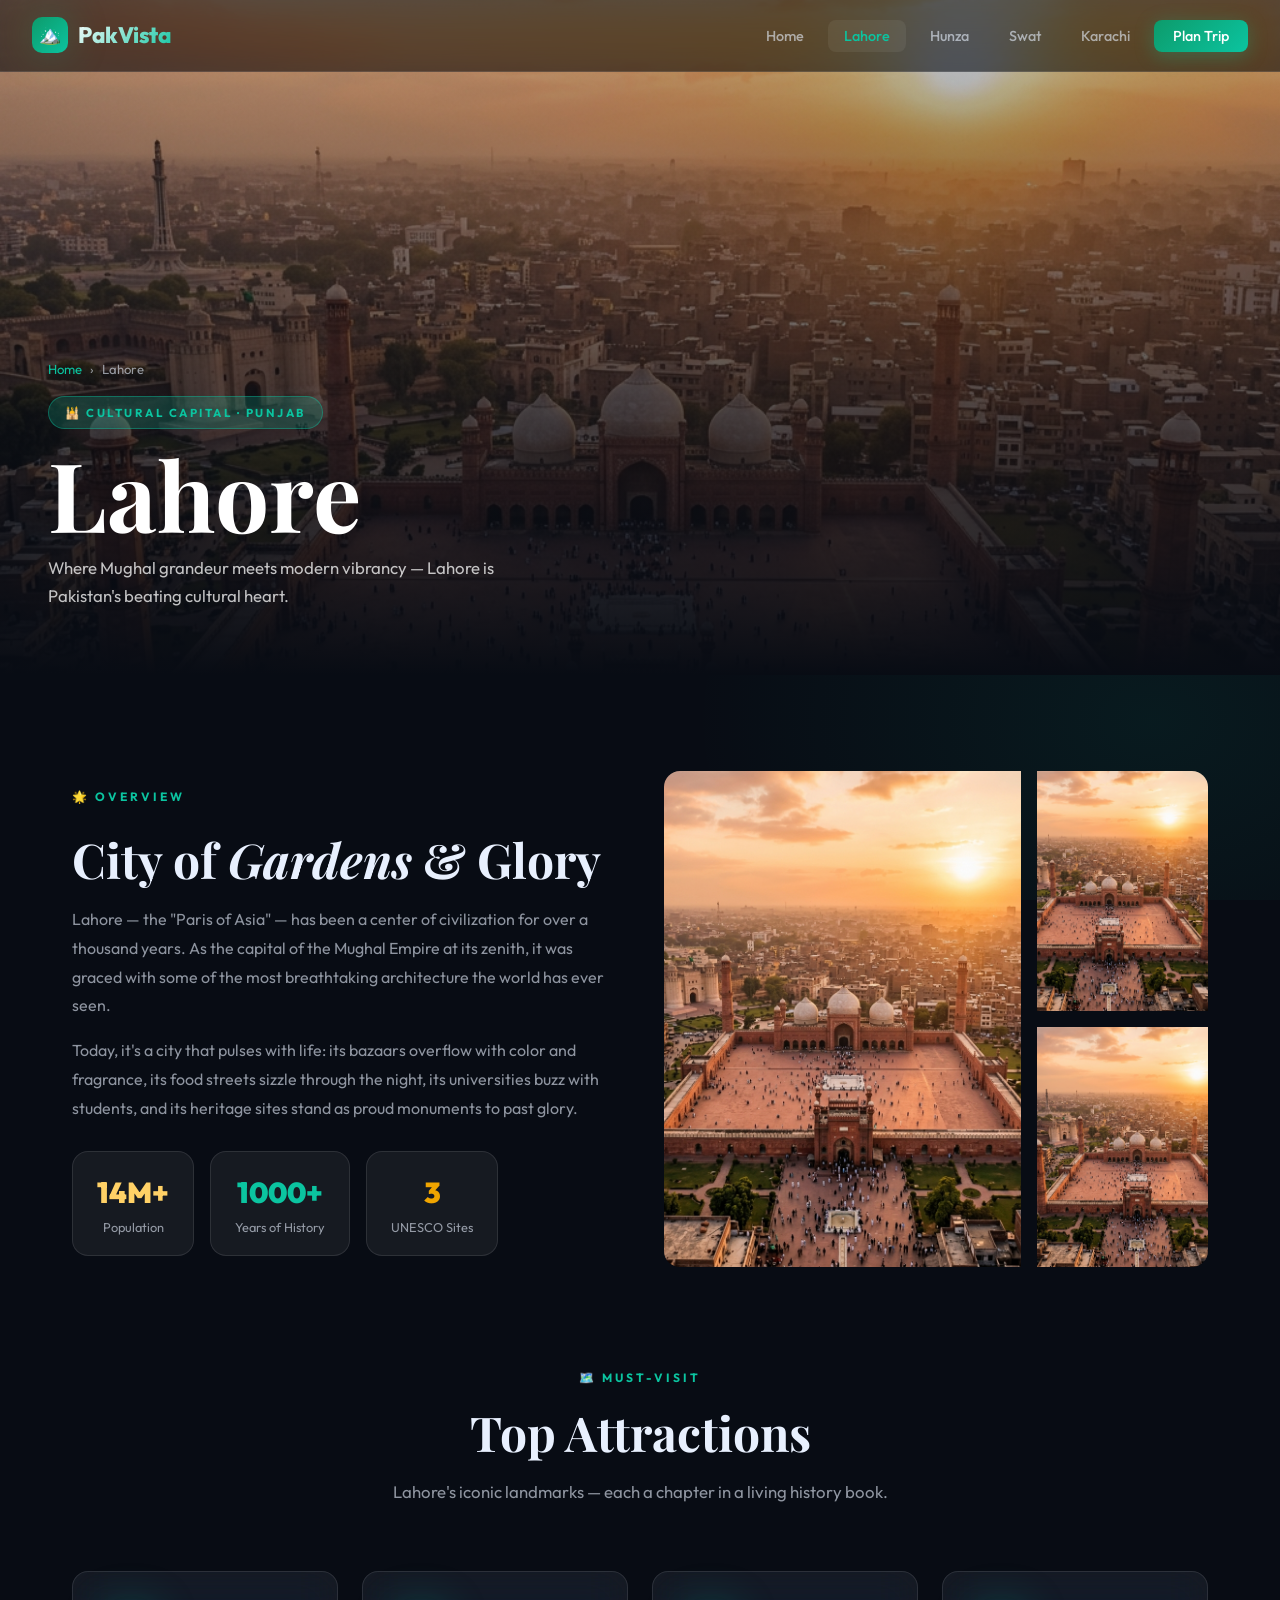
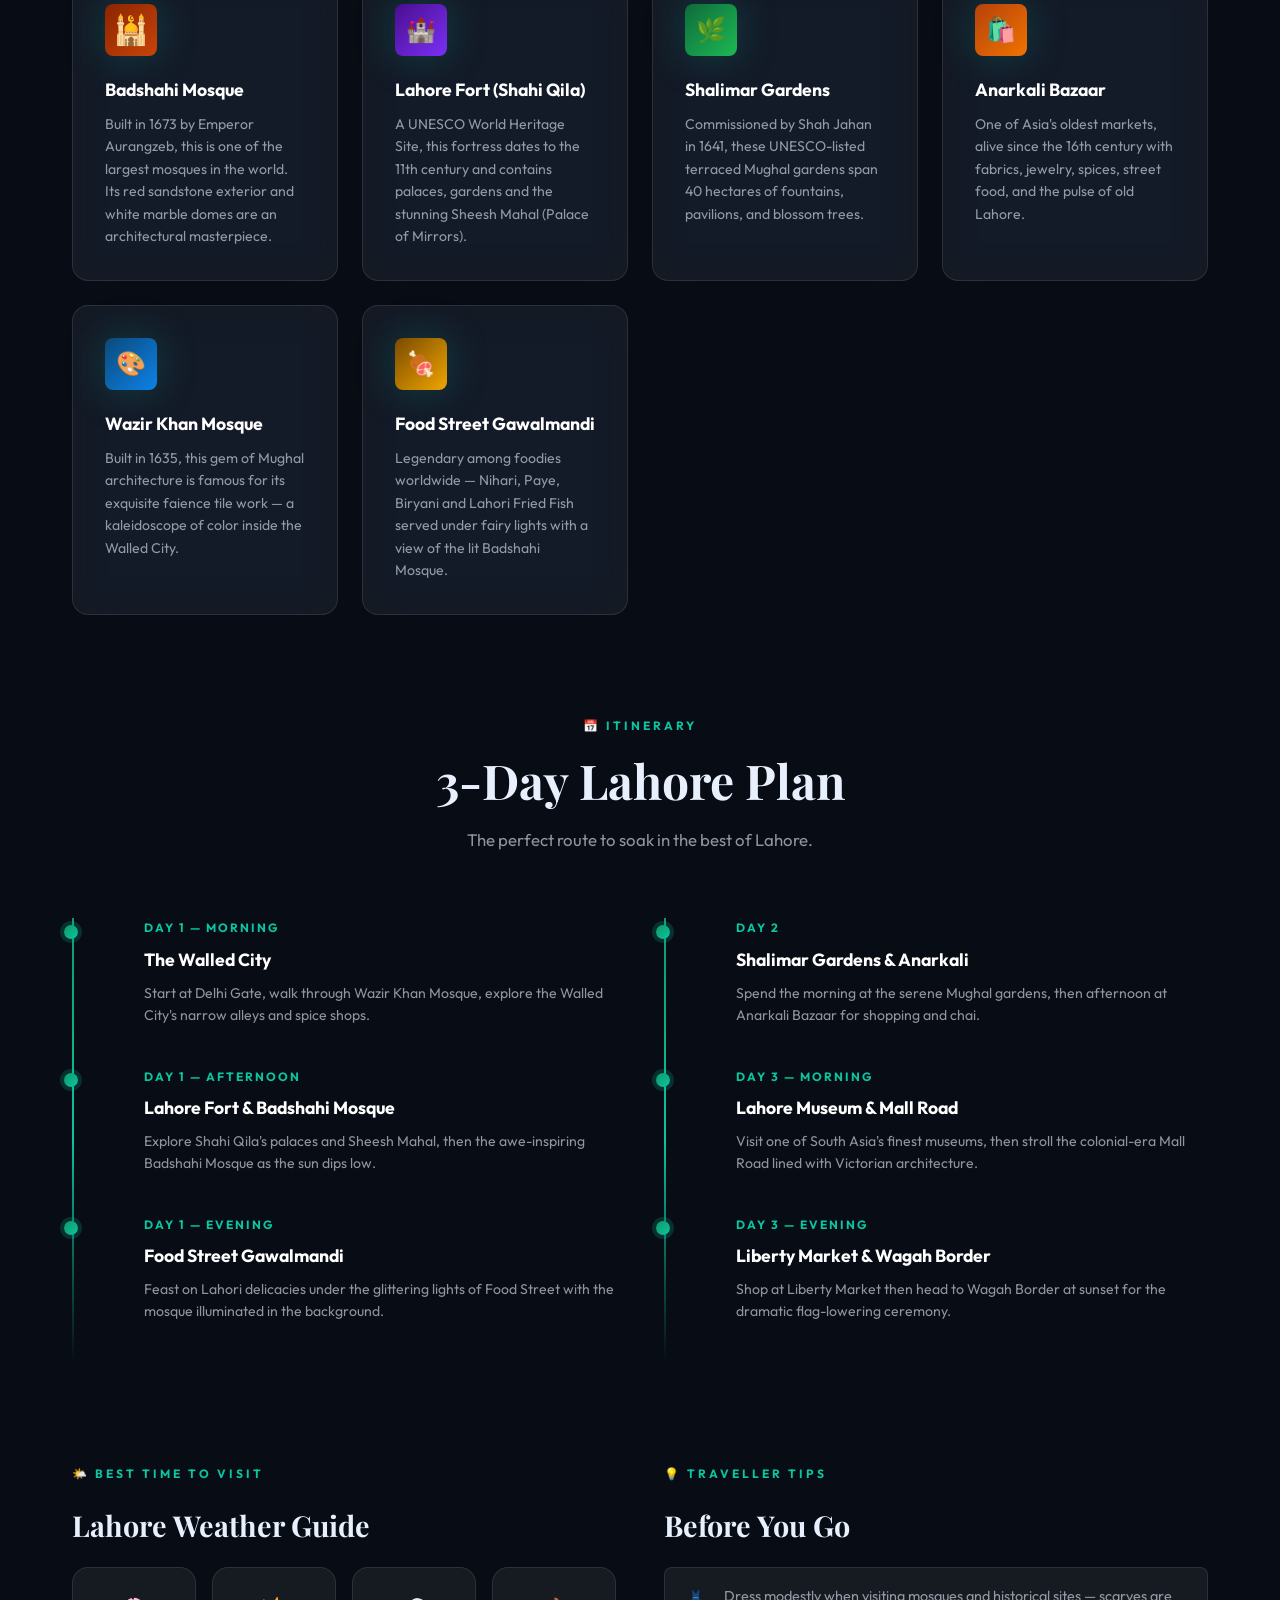
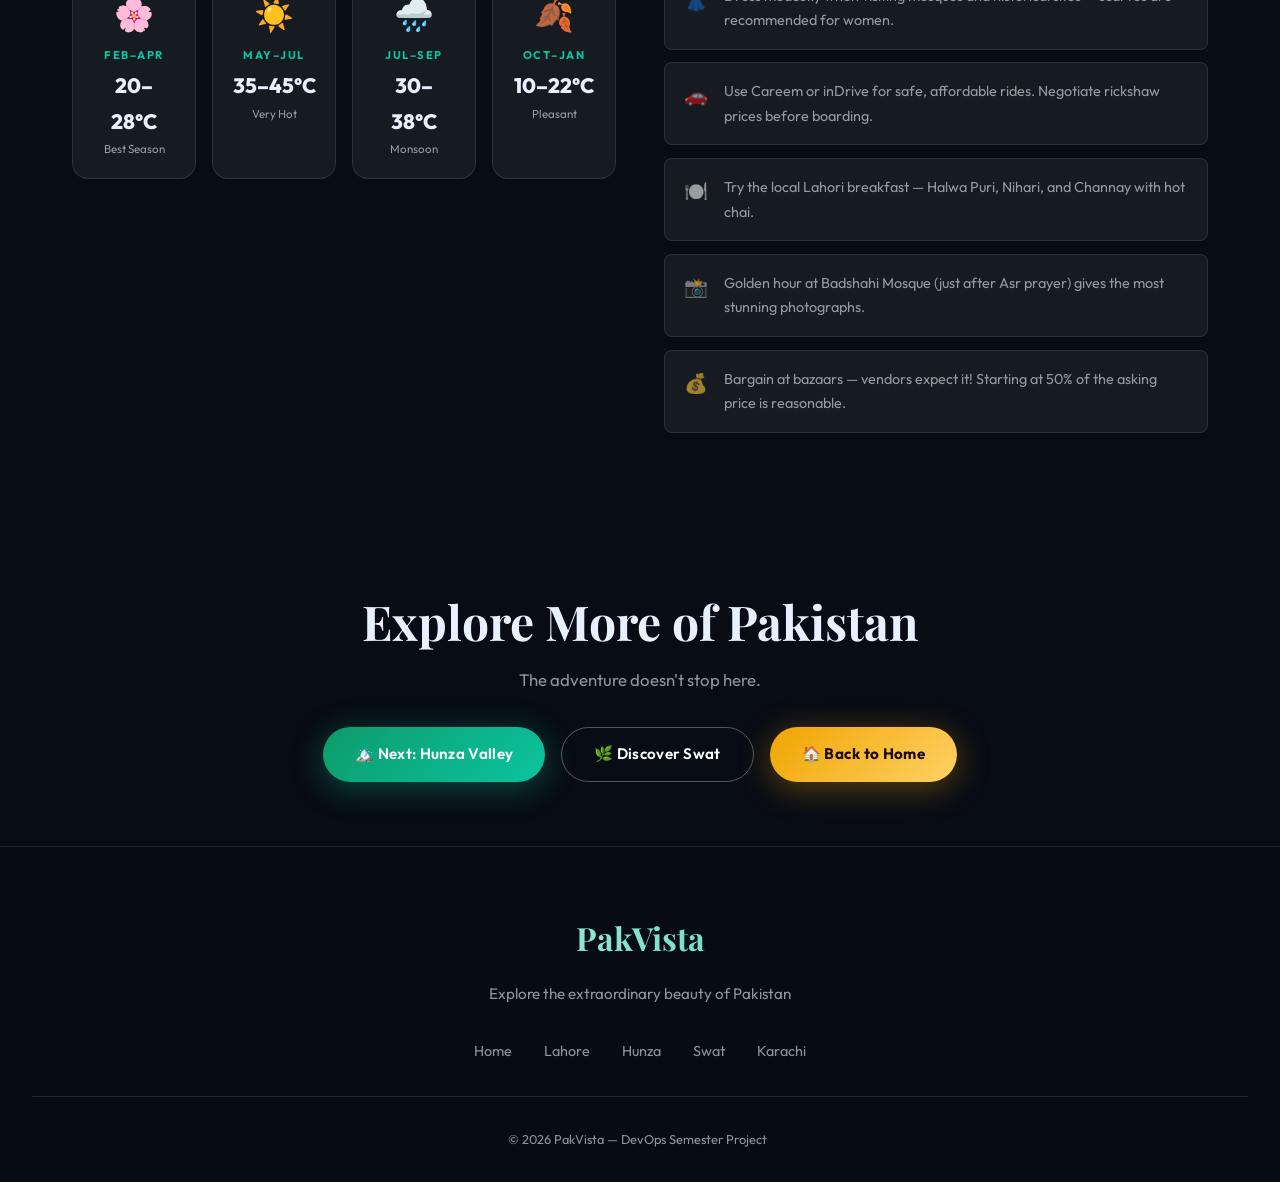
<file: lahore.html>
<!DOCTYPE html>
<html lang="en">
<head>
  <meta charset="UTF-8">
  <meta name="viewport" content="width=device-width, initial-scale=1.0">
  <title>Lahore — Heart of Pakistan | PakVista</title>
  <meta name="description" content="Discover Lahore — Pakistan's cultural capital. Explore the Badshahi Mosque, Lahore Fort, Shalimar Gardens, and the vibrant food street of Gawalmandi.">
  <link rel="stylesheet" href="style.css">
</head>
<body>
  <div class="page-bg"></div>
  <div class="particles" id="particles"></div>
  <nav class="navbar" id="navbar">
    <a href="index.html" class="nav-logo">
      <div class="nav-logo-icon">🏔️</div>
      <span class="nav-logo-text">PakVista</span>
    </a>
    <ul class="nav-links">
      <li><a href="index.html">Home</a></li>
      <li><a href="lahore.html" class="active">Lahore</a></li>
      <li><a href="hunza.html">Hunza</a></li>
      <li><a href="swat.html">Swat</a></li>
      <li><a href="karachi.html">Karachi</a></li>
      <li><a href="index.html#contact" class="nav-cta">Plan Trip</a></li>
    </ul>
  </nav>
  <div class="page-hero">
    <div class="page-hero-bg" style="background-image: url('lahore_hero.png');"></div>
    <div class="page-hero-overlay"></div>
    <div class="page-hero-content">
      <div class="page-hero-breadcrumb"><a href="index.html">Home</a><span>›</span><span>Lahore</span></div>
      <div class="page-hero-tag">🕌 Cultural Capital · Punjab</div>
      <h1 class="page-hero-title">Lahore</h1>
      <p class="page-hero-subtitle">Where Mughal grandeur meets modern vibrancy — Lahore is Pakistan's beating cultural heart.</p>
    </div>
  </div>
  <!-- OVERVIEW -->
  <section class="section">
    <div style="display: grid; grid-template-columns: 1fr 1fr; gap: 3rem; align-items: center;" class="reveal">
      <div>
        <span class="section-label">🌟 Overview</span>
        <h2 class="section-title" style="text-align:left; margin-top:0.5rem;">City of <em>Gardens</em> &amp; Glory</h2>
        <p style="color: var(--clr-muted); line-height: 1.8; margin-bottom: 1rem;">Lahore — the "Paris of Asia" — has been a center of civilization for over a thousand years. As the capital of the Mughal Empire at its zenith, it was graced with some of the most breathtaking architecture the world has ever seen.</p>
        <p style="color: var(--clr-muted); line-height: 1.8; margin-bottom: 1.8rem;">Today, it's a city that pulses with life: its bazaars overflow with color and fragrance, its food streets sizzle through the night, its universities buzz with students, and its heritage sites stand as proud monuments to past glory.</p>
        <div style="display: flex; gap: 1rem; flex-wrap: wrap;">
          <div style="text-align:center; padding: 1rem 1.5rem; background: var(--clr-glass); border: 1px solid var(--clr-border); border-radius: var(--radius-md);">
            <div style="font-size: 1.8rem; font-weight:900; color: var(--clr-amber);">14M+</div>
            <div style="font-size: 0.8rem; color: var(--clr-muted);">Population</div>
          </div>
          <div style="text-align:center; padding: 1rem 1.5rem; background: var(--clr-glass); border: 1px solid var(--clr-border); border-radius: var(--radius-md);">
            <div style="font-size: 1.8rem; font-weight:900; color: var(--clr-teal);">1000+</div>
            <div style="font-size: 0.8rem; color: var(--clr-muted);">Years of History</div>
          </div>
          <div style="text-align:center; padding: 1rem 1.5rem; background: var(--clr-glass); border: 1px solid var(--clr-border); border-radius: var(--radius-md);">
            <div style="font-size: 1.8rem; font-weight:900; color: var(--clr-gold);">3</div>
            <div style="font-size: 0.8rem; color: var(--clr-muted);">UNESCO Sites</div>
          </div>
        </div>
      </div>
      <div class="gallery-grid">
        <div class="gallery-item"><img src="lahore_hero.png" alt="Badshahi Mosque Lahore"></div>
        <div class="gallery-item"><img src="lahore_hero.png" alt="Lahore Fort" style="object-position: 70% 30%;"></div>
        <div class="gallery-item"><img src="lahore_hero.png" alt="Shalimar Gardens" style="object-position: 30% 70%;"></div>
      </div>
    </div>
  </section>
  <!-- ATTRACTIONS -->
  <section class="section" style="padding-top: 0;">
    <div class="section-header reveal">
      <span class="section-label">🗺️ Must-Visit</span>
      <h2 class="section-title">Top Attractions</h2>
      <p class="section-desc">Lahore's iconic landmarks — each a chapter in a living history book.</p>
    </div>
    <div class="info-grid">
      <div class="glass-card reveal reveal-delay-1">
        <div class="card-icon" style="font-size:1.8rem; background:linear-gradient(135deg,#8b2500,#c9440a);">🕌</div>
        <h3 class="card-title">Badshahi Mosque</h3>
        <p class="card-text">Built in 1673 by Emperor Aurangzeb, this is one of the largest mosques in the world. Its red sandstone exterior and white marble domes are an architectural masterpiece.</p>
      </div>
      <div class="glass-card reveal reveal-delay-2">
        <div class="card-icon" style="background:linear-gradient(135deg,#4a0e8f,#7b2ff7);">🏰</div>
        <h3 class="card-title">Lahore Fort (Shahi Qila)</h3>
        <p class="card-text">A UNESCO World Heritage Site, this fortress dates to the 11th century and contains palaces, gardens and the stunning Sheesh Mahal (Palace of Mirrors).</p>
      </div>
      <div class="glass-card reveal reveal-delay-3">
        <div class="card-icon" style="background:linear-gradient(135deg,#0e6b3b,#1db954);">🌿</div>
        <h3 class="card-title">Shalimar Gardens</h3>
        <p class="card-text">Commissioned by Shah Jahan in 1641, these UNESCO-listed terraced Mughal gardens span 40 hectares of fountains, pavilions, and blossom trees.</p>
      </div>
      <div class="glass-card reveal reveal-delay-4">
        <div class="card-icon" style="background:linear-gradient(135deg,#b5420a,#f07300);">🛍️</div>
        <h3 class="card-title">Anarkali Bazaar</h3>
        <p class="card-text">One of Asia's oldest markets, alive since the 16th century with fabrics, jewelry, spices, street food, and the pulse of old Lahore.</p>
      </div>
      <div class="glass-card reveal reveal-delay-1">
        <div class="card-icon" style="background:linear-gradient(135deg,#0a4a7a,#0d82e8);">🎨</div>
        <h3 class="card-title">Wazir Khan Mosque</h3>
        <p class="card-text">Built in 1635, this gem of Mughal architecture is famous for its exquisite faience tile work — a kaleidoscope of color inside the Walled City.</p>
      </div>
      <div class="glass-card reveal reveal-delay-2">
        <div class="card-icon" style="background:linear-gradient(135deg,#7a4b00,#f0a500);">🍖</div>
        <h3 class="card-title">Food Street Gawalmandi</h3>
        <p class="card-text">Legendary among foodies worldwide — Nihari, Paye, Biryani and Lahori Fried Fish served under fairy lights with a view of the lit Badshahi Mosque.</p>
      </div>
    </div>
  </section>
  <!-- ITINERARY -->
  <section class="section" style="padding-top: 0;">
    <div class="section-header reveal">
      <span class="section-label">📅 Itinerary</span>
      <h2 class="section-title">3-Day Lahore Plan</h2>
      <p class="section-desc">The perfect route to soak in the best of Lahore.</p>
    </div>
    <div style="display: grid; grid-template-columns: 1fr 1fr; gap: 3rem;">
      <div class="timeline">
        <div class="timeline-item">
          <div class="timeline-day">Day 1 — Morning</div>
          <div class="timeline-title">The Walled City</div>
          <div class="timeline-text">Start at Delhi Gate, walk through Wazir Khan Mosque, explore the Walled City's narrow alleys and spice shops.</div>
        </div>
        <div class="timeline-item">
          <div class="timeline-day">Day 1 — Afternoon</div>
          <div class="timeline-title">Lahore Fort &amp; Badshahi Mosque</div>
          <div class="timeline-text">Explore Shahi Qila's palaces and Sheesh Mahal, then the awe-inspiring Badshahi Mosque as the sun dips low.</div>
        </div>
        <div class="timeline-item">
          <div class="timeline-day">Day 1 — Evening</div>
          <div class="timeline-title">Food Street Gawalmandi</div>
          <div class="timeline-text">Feast on Lahori delicacies under the glittering lights of Food Street with the mosque illuminated in the background.</div>
        </div>
      </div>
      <div class="timeline">
        <div class="timeline-item">
          <div class="timeline-day">Day 2</div>
          <div class="timeline-title">Shalimar Gardens &amp; Anarkali</div>
          <div class="timeline-text">Spend the morning at the serene Mughal gardens, then afternoon at Anarkali Bazaar for shopping and chai.</div>
        </div>
        <div class="timeline-item">
          <div class="timeline-day">Day 3 — Morning</div>
          <div class="timeline-title">Lahore Museum &amp; Mall Road</div>
          <div class="timeline-text">Visit one of South Asia's finest museums, then stroll the colonial-era Mall Road lined with Victorian architecture.</div>
        </div>
        <div class="timeline-item">
          <div class="timeline-day">Day 3 — Evening</div>
          <div class="timeline-title">Liberty Market &amp; Wagah Border</div>
          <div class="timeline-text">Shop at Liberty Market then head to Wagah Border at sunset for the dramatic flag-lowering ceremony.</div>
        </div>
      </div>
    </div>
  </section>
  <!-- WEATHER & TIPS -->
  <section class="section" style="padding-top: 0;">
    <div style="display: grid; grid-template-columns: 1fr 1fr; gap: 3rem;">
      <div class="reveal">
        <span class="section-label">🌤️ Best Time to Visit</span>
        <h2 class="section-title" style="text-align:left; font-size:1.8rem; margin:0.5rem 0 1.5rem;">Lahore Weather Guide</h2>
        <div class="weather-widget">
          <div class="weather-card"><div class="weather-icon">🌸</div><div class="weather-month">Feb–Apr</div><div class="weather-temp">20–28°C</div><div class="weather-desc">Best Season</div></div>
          <div class="weather-card"><div class="weather-icon">☀️</div><div class="weather-month">May–Jul</div><div class="weather-temp">35–45°C</div><div class="weather-desc">Very Hot</div></div>
          <div class="weather-card"><div class="weather-icon">🌧️</div><div class="weather-month">Jul–Sep</div><div class="weather-temp">30–38°C</div><div class="weather-desc">Monsoon</div></div>
          <div class="weather-card"><div class="weather-icon">🍂</div><div class="weather-month">Oct–Jan</div><div class="weather-temp">10–22°C</div><div class="weather-desc">Pleasant</div></div>
        </div>
      </div>
      <div class="reveal reveal-delay-2">
        <span class="section-label">💡 Traveller Tips</span>
        <h2 class="section-title" style="text-align:left; font-size:1.8rem; margin:0.5rem 0 1.5rem;">Before You Go</h2>
        <div class="tips-list">
          <div class="tip-item"><span class="tip-emoji">👗</span><span>Dress modestly when visiting mosques and historical sites — scarves are recommended for women.</span></div>
          <div class="tip-item"><span class="tip-emoji">🚗</span><span>Use Careem or inDrive for safe, affordable rides. Negotiate rickshaw prices before boarding.</span></div>
          <div class="tip-item"><span class="tip-emoji">🍽️</span><span>Try the local Lahori breakfast — Halwa Puri, Nihari, and Channay with hot chai.</span></div>
          <div class="tip-item"><span class="tip-emoji">📸</span><span>Golden hour at Badshahi Mosque (just after Asr prayer) gives the most stunning photographs.</span></div>
          <div class="tip-item"><span class="tip-emoji">💰</span><span>Bargain at bazaars — vendors expect it! Starting at 50% of the asking price is reasonable.</span></div>
        </div>
      </div>
    </div>
  </section>
  <section style="padding: 4rem 2rem; text-align: center;">
    <div class="reveal">
      <h2 class="section-title">Explore More of Pakistan</h2>
      <p class="section-desc" style="margin-bottom: 2rem;">The adventure doesn't stop here.</p>
      <div style="display: flex; gap: 1rem; justify-content: center; flex-wrap: wrap;">
        <a href="hunza.html" class="btn btn-primary">🏔️ Next: Hunza Valley</a>
        <a href="swat.html" class="btn btn-outline">🌿 Discover Swat</a>
        <a href="index.html" class="btn btn-gold">🏠 Back to Home</a>
      </div>
    </div>
  </section>
  <footer class="footer">
    <div class="footer-logo">PakVista</div>
    <p class="footer-tagline">Explore the extraordinary beauty of Pakistan</p>
    <div class="footer-links">
      <a href="index.html">Home</a>
      <a href="lahore.html">Lahore</a>
      <a href="hunza.html">Hunza</a>
      <a href="swat.html">Swat</a>
      <a href="karachi.html">Karachi</a>
    </div>
    <div class="footer-bottom"><p>© 2026 PakVista — DevOps Semester Project &nbsp;</p></div>
  </footer>
  <script>
    const container = document.getElementById('particles');
    const colors = ['rgba(11,196,160,0.5)', 'rgba(240,165,0,0.3)', 'rgba(200,80,0,0.3)'];
    for (let i = 0; i < 25; i++) {
      const p = document.createElement('div'); p.classList.add('particle');
      const size = Math.random() * 4 + 2;
      Object.assign(p.style, { left:`${Math.random()*100}%`, width:`${size}px`, height:`${size}px`, background:colors[Math.floor(Math.random()*colors.length)], animationDuration:`${Math.random()*15+10}s`, animationDelay:`${Math.random()*10}s` });
      container.appendChild(p);
    }
    const navbar = document.getElementById('navbar');
    window.addEventListener('scroll', () => navbar.classList.toggle('scrolled', window.scrollY > 50));
    const observer = new IntersectionObserver((entries) => {
      entries.forEach(e => { if (e.isIntersecting) { e.target.classList.add('visible'); observer.unobserve(e.target); } });
    }, { threshold: 0.12, rootMargin: '0px 0px -60px 0px' });
    document.querySelectorAll('.reveal, .timeline-item').forEach(el => observer.observe(el));
  </script>
</body>
</html>
</file>
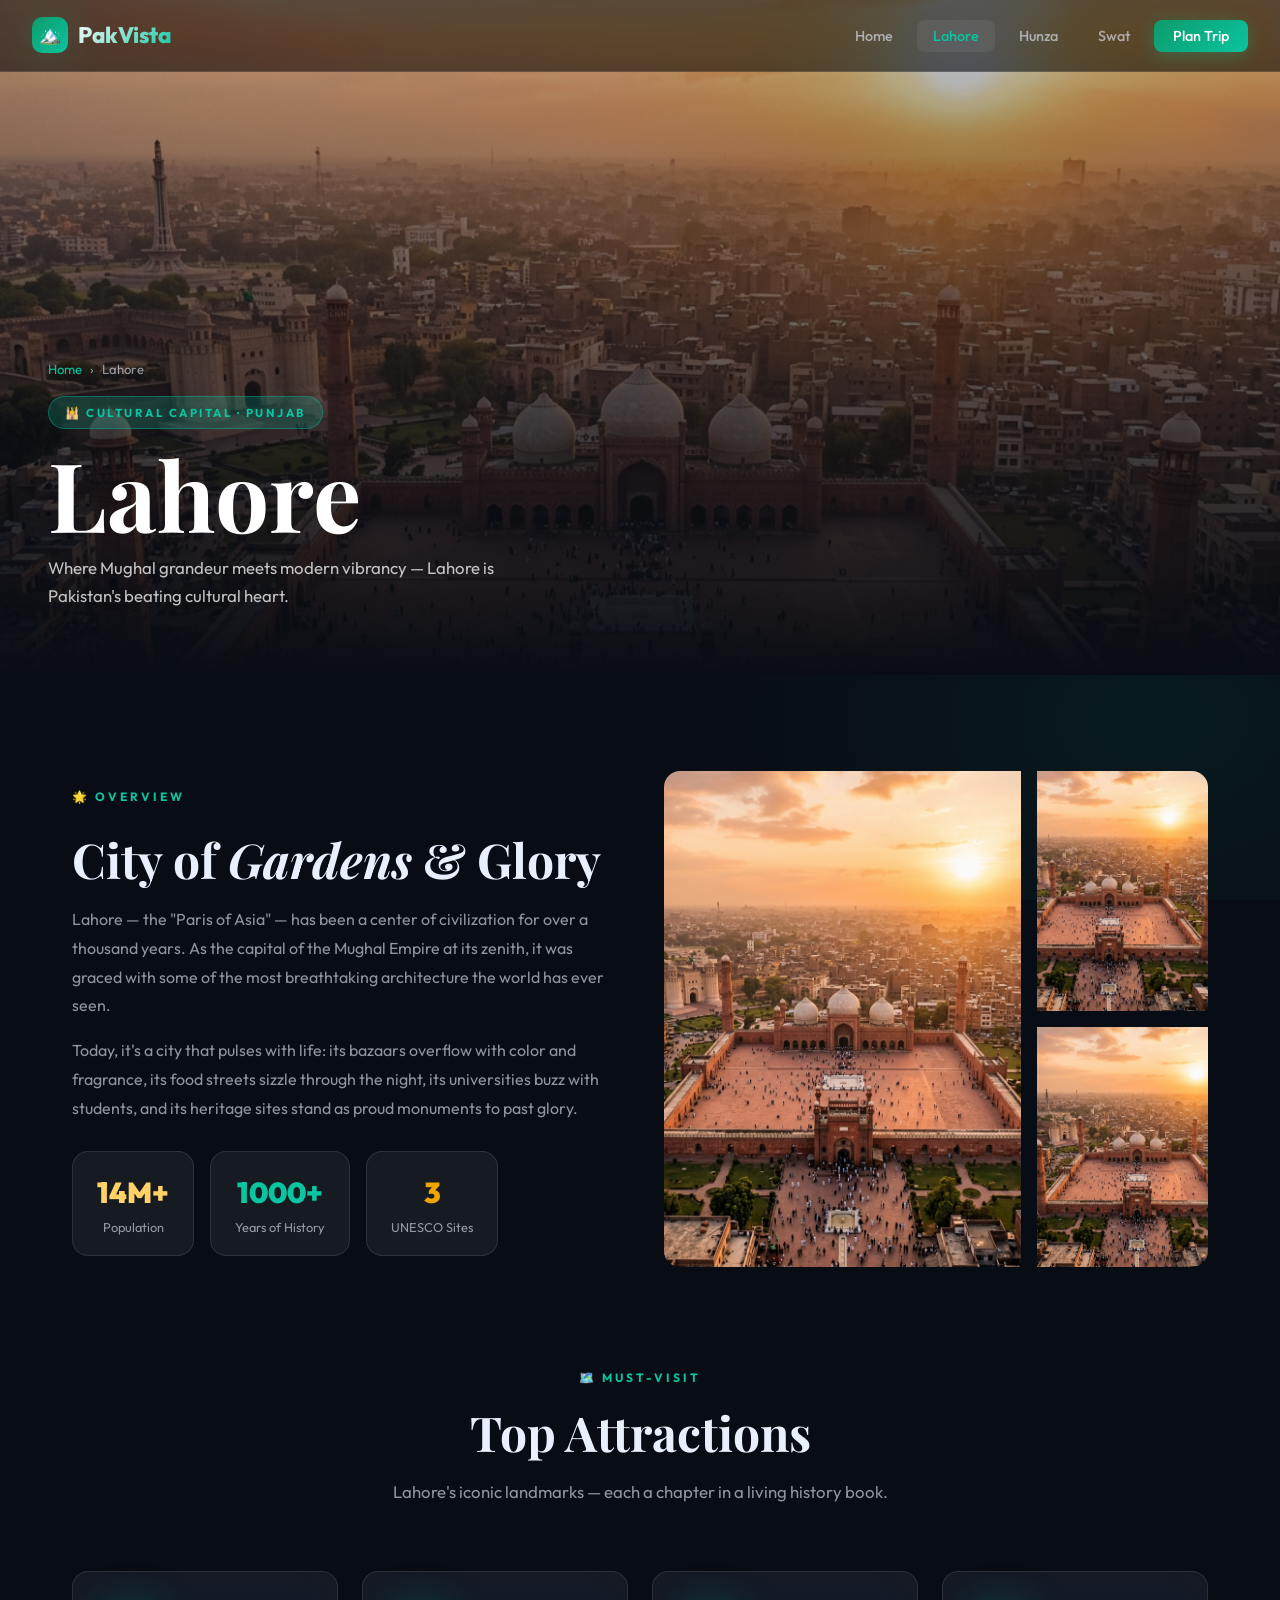
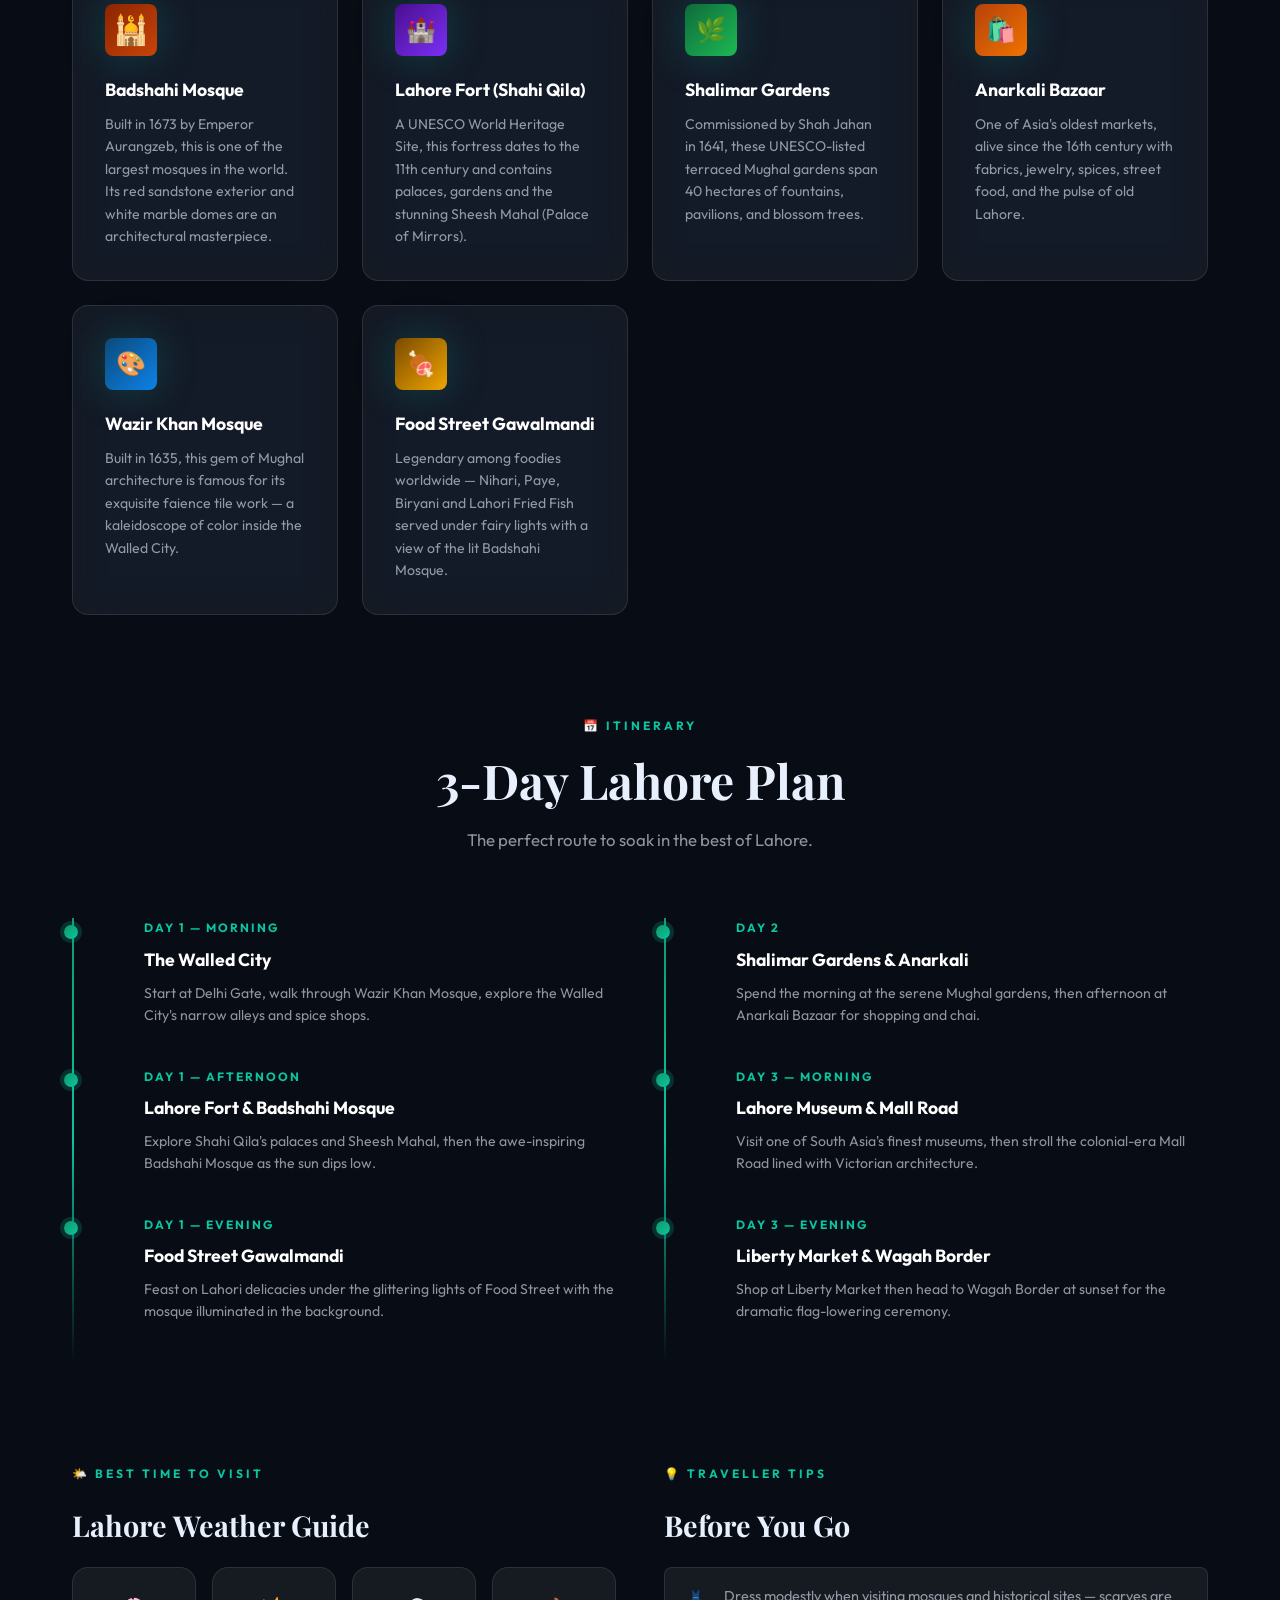
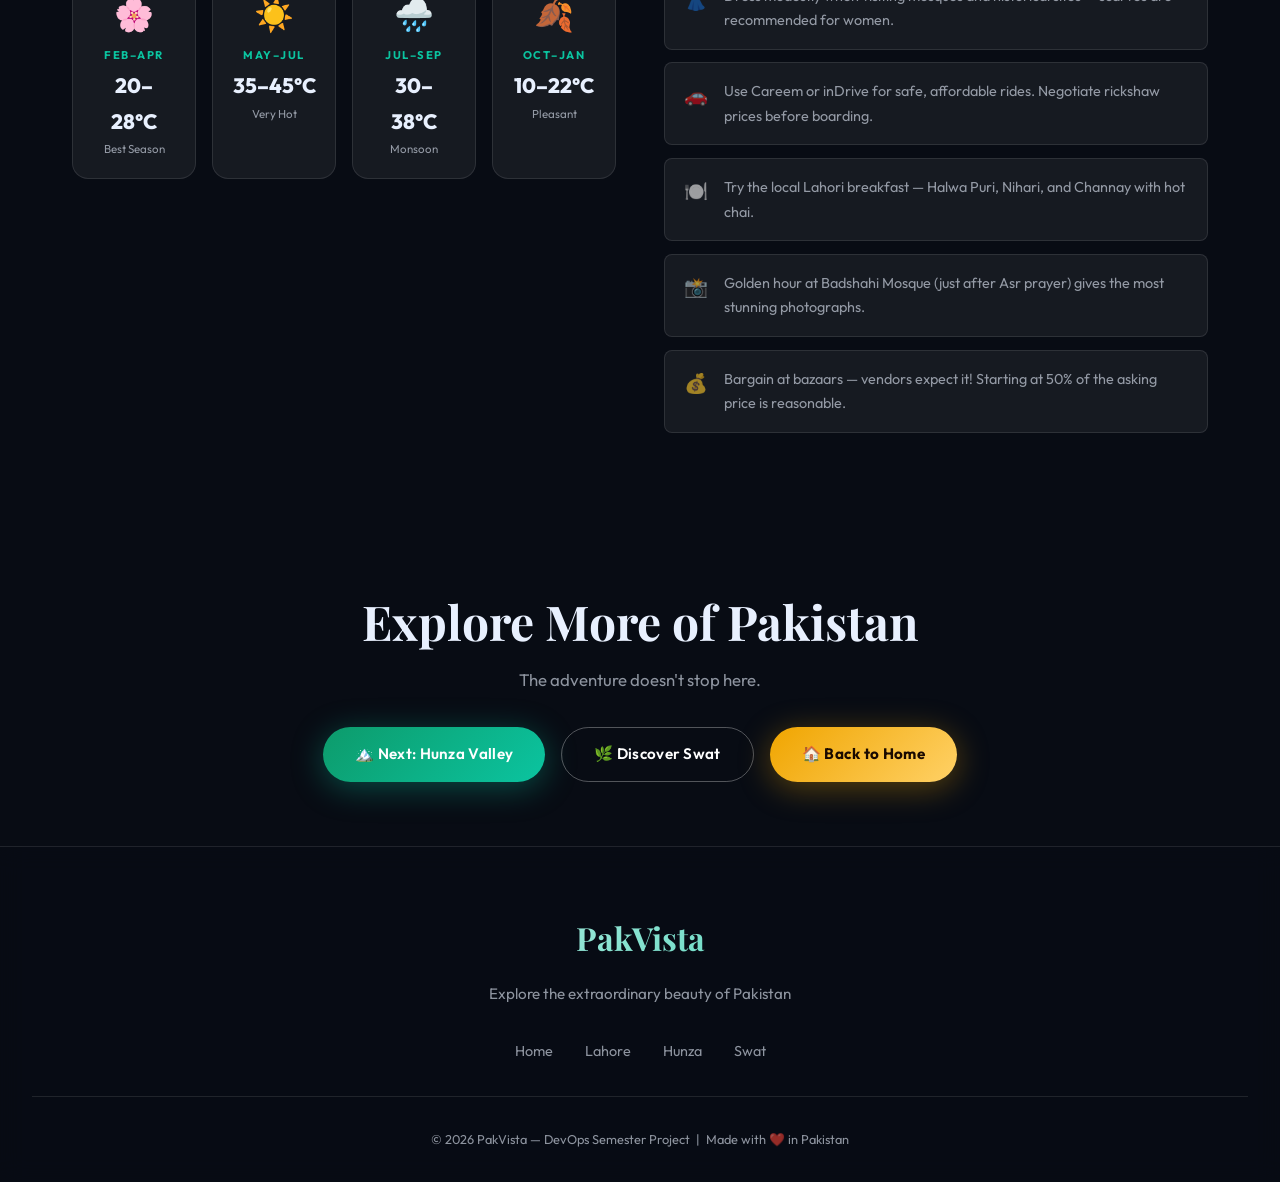
<file: Lahore.html>
<!DOCTYPE html>
<html lang="en">
<head>
  <meta charset="UTF-8">
  <meta name="viewport" content="width=device-width, initial-scale=1.0">
  <title>Lahore — Heart of Pakistan | PakVista</title>
  <meta name="description" content="Discover Lahore — Pakistan's cultural capital. Explore the Badshahi Mosque, Lahore Fort, Shalimar Gardens, and the vibrant food street of Gawalmandi.">
  <link rel="stylesheet" href="style.css">
</head>
<body>

  <div class="page-bg"></div>
  <div class="particles" id="particles"></div>

  <!-- ── NAVBAR ── -->
  <nav class="navbar" id="navbar">
    <a href="index.html" class="nav-logo">
      <div class="nav-logo-icon">🏔️</div>
      <span class="nav-logo-text">PakVista</span>
    </a>
    <ul class="nav-links">
      <li><a href="index.html">Home</a></li>
      <li><a href="Lahore.html" class="active">Lahore</a></li>
      <li><a href="Hunza.html">Hunza</a></li>
      <li><a href="Swat.html">Swat</a></li>
      <li><a href="index.html#contact" class="nav-cta">Plan Trip</a></li>
    </ul>
  </nav>

  <!-- ── PAGE HERO ── -->
  <div class="page-hero">
    <div class="page-hero-bg" style="background-image: url('lahore_hero.png');"></div>
    <div class="page-hero-overlay"></div>
    <div class="page-hero-content">
      <div class="page-hero-breadcrumb">
        <a href="index.html">Home</a>
        <span>›</span>
        <span>Lahore</span>
      </div>
      <div class="page-hero-tag">🕌 Cultural Capital · Punjab</div>
      <h1 class="page-hero-title">Lahore</h1>
      <p class="page-hero-subtitle">Where Mughal grandeur meets modern vibrancy — Lahore is Pakistan's beating cultural heart.</p>
    </div>
  </div>

  <!-- ── OVERVIEW ── -->
  <section class="section">
    <div style="display: grid; grid-template-columns: 1fr 1fr; gap: 3rem; align-items: center;" class="reveal">
      <div>
        <span class="section-label">🌟 Overview</span>
        <h2 class="section-title" style="text-align:left; margin-top:0.5rem;">
          City of <em>Gardens</em> &amp; Glory
        </h2>
        <p style="color: var(--clr-muted); line-height: 1.8; margin-bottom: 1rem;">
          Lahore — the "Paris of Asia" — has been a center of civilization for over a thousand years. As the capital of the Mughal Empire at its zenith, it was graced with some of the most breathtaking architecture the world has ever seen.
        </p>
        <p style="color: var(--clr-muted); line-height: 1.8; margin-bottom: 1.8rem;">
          Today, it's a city that pulses with life: its bazaars overflow with color and fragrance, its food streets sizzle through the night, its universities buzz with students, and its heritage sites stand as proud monuments to past glory.
        </p>
        <div style="display: flex; gap: 1rem; flex-wrap: wrap;">
          <div style="text-align:center; padding: 1rem 1.5rem; background: var(--clr-glass); border: 1px solid var(--clr-border); border-radius: var(--radius-md);">
            <div style="font-size: 1.8rem; font-weight:900; color: var(--clr-amber);">14M+</div>
            <div style="font-size: 0.8rem; color: var(--clr-muted);">Population</div>
          </div>
          <div style="text-align:center; padding: 1rem 1.5rem; background: var(--clr-glass); border: 1px solid var(--clr-border); border-radius: var(--radius-md);">
            <div style="font-size: 1.8rem; font-weight:900; color: var(--clr-teal);">1000+</div>
            <div style="font-size: 0.8rem; color: var(--clr-muted);">Years of History</div>
          </div>
          <div style="text-align:center; padding: 1rem 1.5rem; background: var(--clr-glass); border: 1px solid var(--clr-border); border-radius: var(--radius-md);">
            <div style="font-size: 1.8rem; font-weight:900; color: var(--clr-gold);">3</div>
            <div style="font-size: 0.8rem; color: var(--clr-muted);">UNESCO Sites</div>
          </div>
        </div>
      </div>
      <div class="gallery-grid">
        <div class="gallery-item">
          <img src="lahore_hero.png" alt="Badshahi Mosque Lahore">
        </div>
        <div class="gallery-item">
          <img src="lahore_hero.png" alt="Lahore Fort" style="object-position: 70% 30%;">
        </div>
        <div class="gallery-item">
          <img src="lahore_hero.png" alt="Shalimar Gardens" style="object-position: 30% 70%;">
        </div>
      </div>
    </div>
  </section>

  <!-- ── TOP ATTRACTIONS ── -->
  <section class="section" style="padding-top: 0;">
    <div class="section-header reveal">
      <span class="section-label">🗺️ Must-Visit</span>
      <h2 class="section-title">Top Attractions</h2>
      <p class="section-desc">Lahore's iconic landmarks — each a chapter in a living history book.</p>
    </div>
    <div class="info-grid">
      <div class="glass-card reveal reveal-delay-1">
        <div class="card-icon" style="font-size: 1.8rem; background: linear-gradient(135deg,#8b2500,#c9440a);">🕌</div>
        <h3 class="card-title">Badshahi Mosque</h3>
        <p class="card-text">Built in 1673 by Emperor Aurangzeb, this is one of the largest mosques in the world. Its red sandstone exterior and white marble domes are an architectural masterpiece.</p>
      </div>
      <div class="glass-card reveal reveal-delay-2">
        <div class="card-icon" style="background: linear-gradient(135deg,#4a0e8f,#7b2ff7);">🏰</div>
        <h3 class="card-title">Lahore Fort (Shahi Qila)</h3>
        <p class="card-text">A UNESCO World Heritage Site, this fortress dates to the 11th century and contains palaces, gardens and the stunning Sheesh Mahal (Palace of Mirrors).</p>
      </div>
      <div class="glass-card reveal reveal-delay-3">
        <div class="card-icon" style="background: linear-gradient(135deg,#0e6b3b,#1db954);">🌿</div>
        <h3 class="card-title">Shalimar Gardens</h3>
        <p class="card-text">Commissioned by Shah Jahan in 1641, these UNESCO-listed terraced Mughal gardens span 40 hectares of fountains, pavilions, and blossom trees.</p>
      </div>
      <div class="glass-card reveal reveal-delay-4">
        <div class="card-icon" style="background: linear-gradient(135deg,#b5420a,#f07300);">🛍️</div>
        <h3 class="card-title">Anarkali Bazaar</h3>
        <p class="card-text">One of Asia's oldest markets, alive since the 16th century with fabrics, jewelry, spices, street food, and the pulse of old Lahore.</p>
      </div>
      <div class="glass-card reveal reveal-delay-1">
        <div class="card-icon" style="background: linear-gradient(135deg,#0a4a7a,#0d82e8);">🎨</div>
        <h3 class="card-title">Wazir Khan Mosque</h3>
        <p class="card-text">Built in 1635, this gem of Mughal architecture is famous for its exquisite faience tile work — a kaleidoscope of color inside the Walled City.</p>
      </div>
      <div class="glass-card reveal reveal-delay-2">
        <div class="card-icon" style="background: linear-gradient(135deg,#7a4b00,#f0a500);">🍖</div>
        <h3 class="card-title">Food Street Gawalmandi</h3>
        <p class="card-text">Legendary among foodies worldwide — Nihari, Paye, Biryani and Lahori Fried Fish served under fairy lights with a view of the lit Badshahi Mosque.</p>
      </div>
    </div>
  </section>

  <!-- ── ITINERARY ── -->
  <section class="section" style="padding-top: 0;">
    <div class="section-header reveal">
      <span class="section-label">📅 Itinerary</span>
      <h2 class="section-title">3-Day Lahore Plan</h2>
      <p class="section-desc">The perfect route to soak in the best of Lahore.</p>
    </div>
    <div style="display: grid; grid-template-columns: 1fr 1fr; gap: 3rem;">
      <div class="timeline">
        <div class="timeline-item">
          <div class="timeline-day">Day 1 — Morning</div>
          <div class="timeline-title">The Walled City</div>
          <div class="timeline-text">Start at Delhi Gate, walk through Wazir Khan Mosque, explore the Walled City's narrow alleys and spice shops.</div>
        </div>
        <div class="timeline-item">
          <div class="timeline-day">Day 1 — Afternoon</div>
          <div class="timeline-title">Lahore Fort &amp; Badshahi Mosque</div>
          <div class="timeline-text">Explore Shahi Qila's palaces and Sheesh Mahal, then the awe-inspiring Badshahi Mosque as the sun dips low.</div>
        </div>
        <div class="timeline-item">
          <div class="timeline-day">Day 1 — Evening</div>
          <div class="timeline-title">Food Street Gawalmandi</div>
          <div class="timeline-text">Feast on Lahori delicacies under the glittering lights of Food Street with the mosque illuminated in the background.</div>
        </div>
      </div>
      <div class="timeline">
        <div class="timeline-item">
          <div class="timeline-day">Day 2</div>
          <div class="timeline-title">Shalimar Gardens &amp; Anarkali</div>
          <div class="timeline-text">Spend the morning at the serene Mughal gardens, then afternoon at Anarkali Bazaar for shopping and chai.</div>
        </div>
        <div class="timeline-item">
          <div class="timeline-day">Day 3 — Morning</div>
          <div class="timeline-title">Lahore Museum &amp; Mall Road</div>
          <div class="timeline-text">Visit one of South Asia's finest museums, then stroll the colonial-era Mall Road lined with Victorian architecture.</div>
        </div>
        <div class="timeline-item">
          <div class="timeline-day">Day 3 — Evening</div>
          <div class="timeline-title">Liberty Market &amp; Wagah Border</div>
          <div class="timeline-text">Shop at Liberty Market then head to Wagah Border at sunset for the dramatic flag-lowering ceremony.</div>
        </div>
      </div>
    </div>
  </section>

  <!-- ── WEATHER & TIPS ── -->
  <section class="section" style="padding-top: 0;">
    <div style="display: grid; grid-template-columns: 1fr 1fr; gap: 3rem;">
      <div class="reveal">
        <span class="section-label">🌤️ Best Time to Visit</span>
        <h2 class="section-title" style="text-align:left; font-size: 1.8rem; margin: 0.5rem 0 1.5rem;">Lahore Weather Guide</h2>
        <div class="weather-widget">
          <div class="weather-card">
            <div class="weather-icon">🌸</div>
            <div class="weather-month">Feb–Apr</div>
            <div class="weather-temp">20–28°C</div>
            <div class="weather-desc">Best Season</div>
          </div>
          <div class="weather-card">
            <div class="weather-icon">☀️</div>
            <div class="weather-month">May–Jul</div>
            <div class="weather-temp">35–45°C</div>
            <div class="weather-desc">Very Hot</div>
          </div>
          <div class="weather-card">
            <div class="weather-icon">🌧️</div>
            <div class="weather-month">Jul–Sep</div>
            <div class="weather-temp">30–38°C</div>
            <div class="weather-desc">Monsoon</div>
          </div>
          <div class="weather-card">
            <div class="weather-icon">🍂</div>
            <div class="weather-month">Oct–Jan</div>
            <div class="weather-temp">10–22°C</div>
            <div class="weather-desc">Pleasant</div>
          </div>
        </div>
      </div>
      <div class="reveal reveal-delay-2">
        <span class="section-label">💡 Traveller Tips</span>
        <h2 class="section-title" style="text-align:left; font-size: 1.8rem; margin: 0.5rem 0 1.5rem;">Before You Go</h2>
        <div class="tips-list">
          <div class="tip-item"><span class="tip-emoji">👗</span><span>Dress modestly when visiting mosques and historical sites — scarves are recommended for women.</span></div>
          <div class="tip-item"><span class="tip-emoji">🚗</span><span>Use Careem or inDrive for safe, affordable rides. Negotiate rickshaw prices before boarding.</span></div>
          <div class="tip-item"><span class="tip-emoji">🍽️</span><span>Try the local Lahori breakfast — Halwa Puri, Nihari, and Channay with hot chai.</span></div>
          <div class="tip-item"><span class="tip-emoji">📸</span><span>Golden hour at Badshahi Mosque (just after Asr prayer) gives the most stunning photographs.</span></div>
          <div class="tip-item"><span class="tip-emoji">💰</span><span>Bargain at bazaars — vendors expect it! Starting at 50% of the asking price is reasonable.</span></div>
        </div>
      </div>
    </div>
  </section>

  <!-- ── EXPLORE MORE ── -->
  <section style="padding: 4rem 2rem; text-align: center;">
    <div class="reveal">
      <h2 class="section-title">Explore More of Pakistan</h2>
      <p class="section-desc" style="margin-bottom: 2rem;">The adventure doesn't stop here.</p>
      <div style="display: flex; gap: 1rem; justify-content: center; flex-wrap: wrap;">
        <a href="Hunza.html" class="btn btn-primary">🏔️ Next: Hunza Valley</a>
        <a href="Swat.html" class="btn btn-outline">🌿 Discover Swat</a>
        <a href="index.html" class="btn btn-gold">🏠 Back to Home</a>
      </div>
    </div>
  </section>

  <!-- ── FOOTER ── -->
  <footer class="footer">
    <div class="footer-logo">PakVista</div>
    <p class="footer-tagline">Explore the extraordinary beauty of Pakistan</p>
    <div class="footer-links">
      <a href="index.html">Home</a>
      <a href="Lahore.html">Lahore</a>
      <a href="Hunza.html">Hunza</a>
      <a href="Swat.html">Swat</a>
    </div>
    <div class="footer-bottom">
      <p>© 2026 PakVista — DevOps Semester Project &nbsp;|&nbsp; Made with ❤️ in Pakistan</p>
    </div>
  </footer>

  <script>
    const container = document.getElementById('particles');
    const colors = ['rgba(11,196,160,0.5)', 'rgba(240,165,0,0.3)', 'rgba(200,80,0,0.3)'];
    for (let i = 0; i < 25; i++) {
      const p = document.createElement('div');
      p.classList.add('particle');
      const size = Math.random() * 4 + 2;
      Object.assign(p.style, {
        left: `${Math.random() * 100}%`,
        width: `${size}px`, height: `${size}px`,
        background: colors[Math.floor(Math.random() * colors.length)],
        animationDuration: `${Math.random() * 15 + 10}s`,
        animationDelay: `${Math.random() * 10}s`,
      });
      container.appendChild(p);
    }

    const navbar = document.getElementById('navbar');
    window.addEventListener('scroll', () => navbar.classList.toggle('scrolled', window.scrollY > 50));

    const revealEls = document.querySelectorAll('.reveal, .timeline-item');
    const observer = new IntersectionObserver((entries) => {
      entries.forEach(e => { if (e.isIntersecting) { e.target.classList.add('visible'); observer.unobserve(e.target); } });
    }, { threshold: 0.12, rootMargin: '0px 0px -60px 0px' });
    revealEls.forEach(el => observer.observe(el));
  </script>
</body>
</html>
</file>
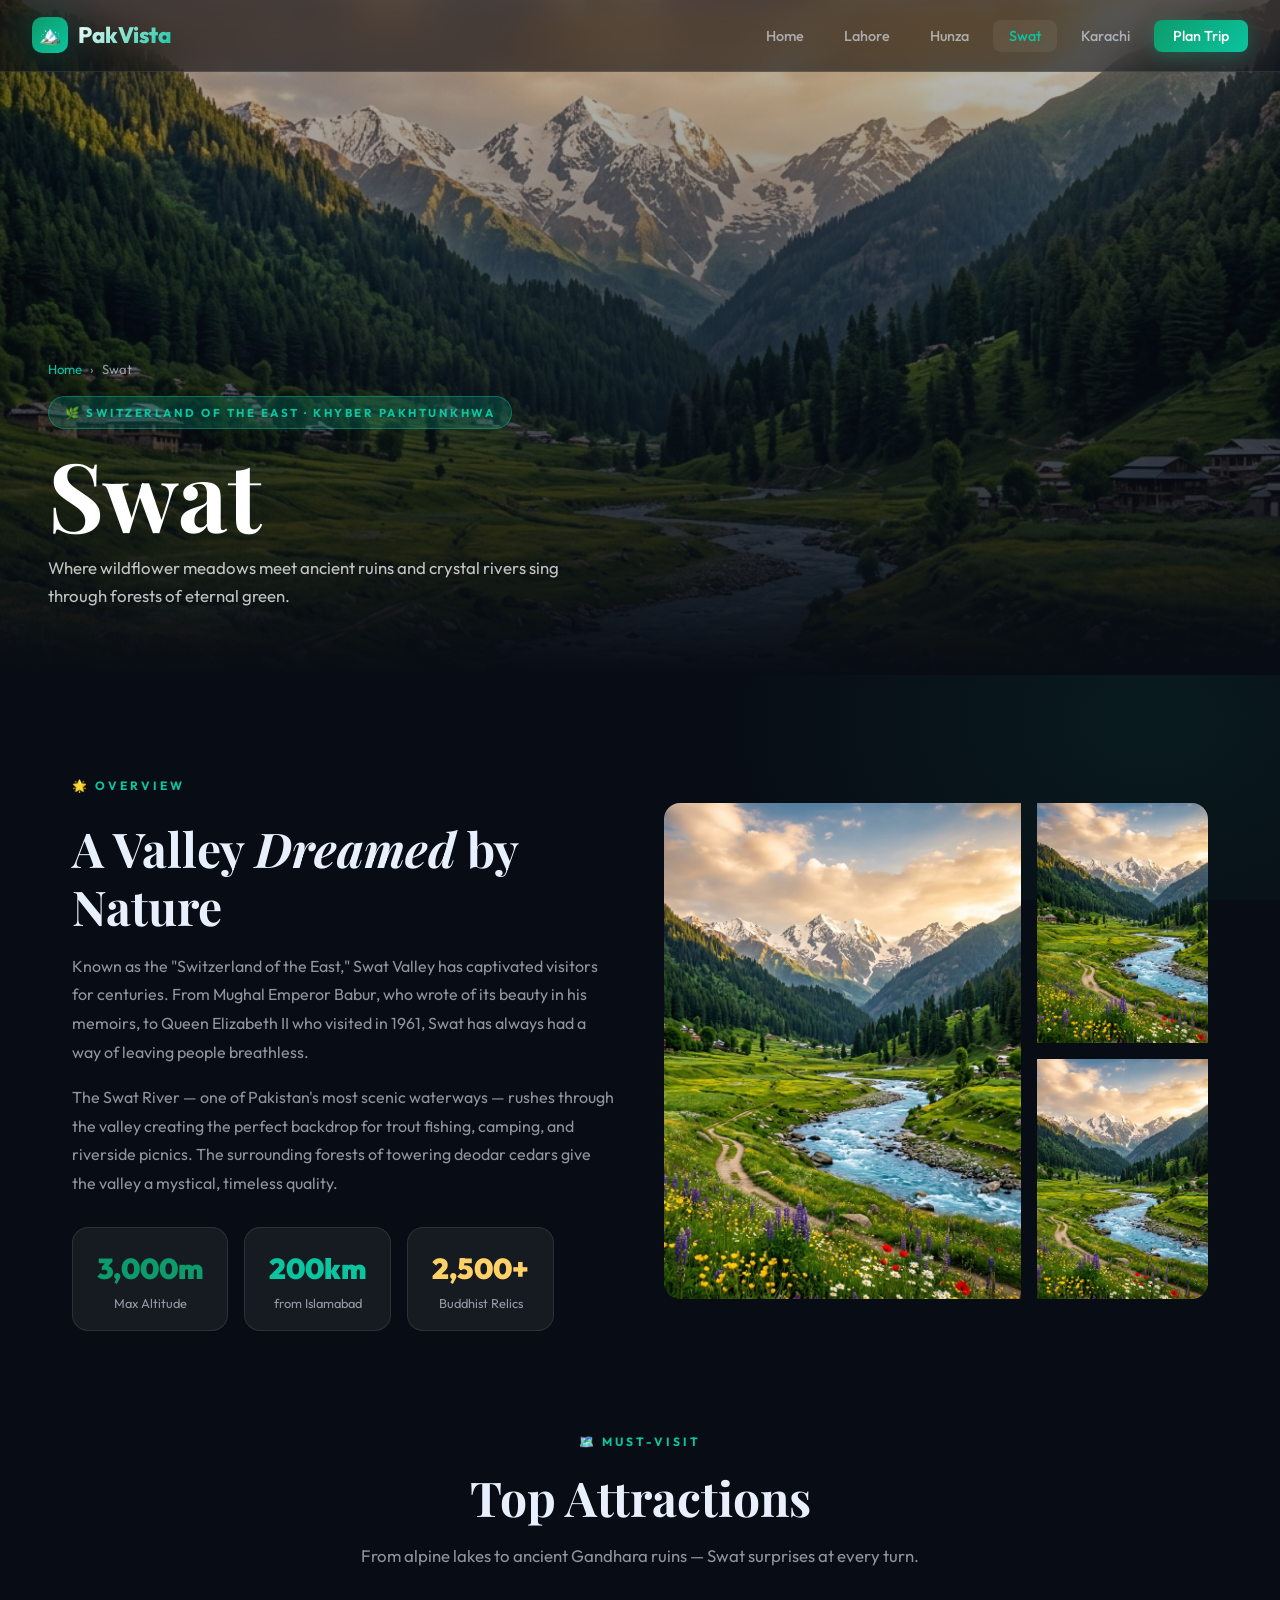
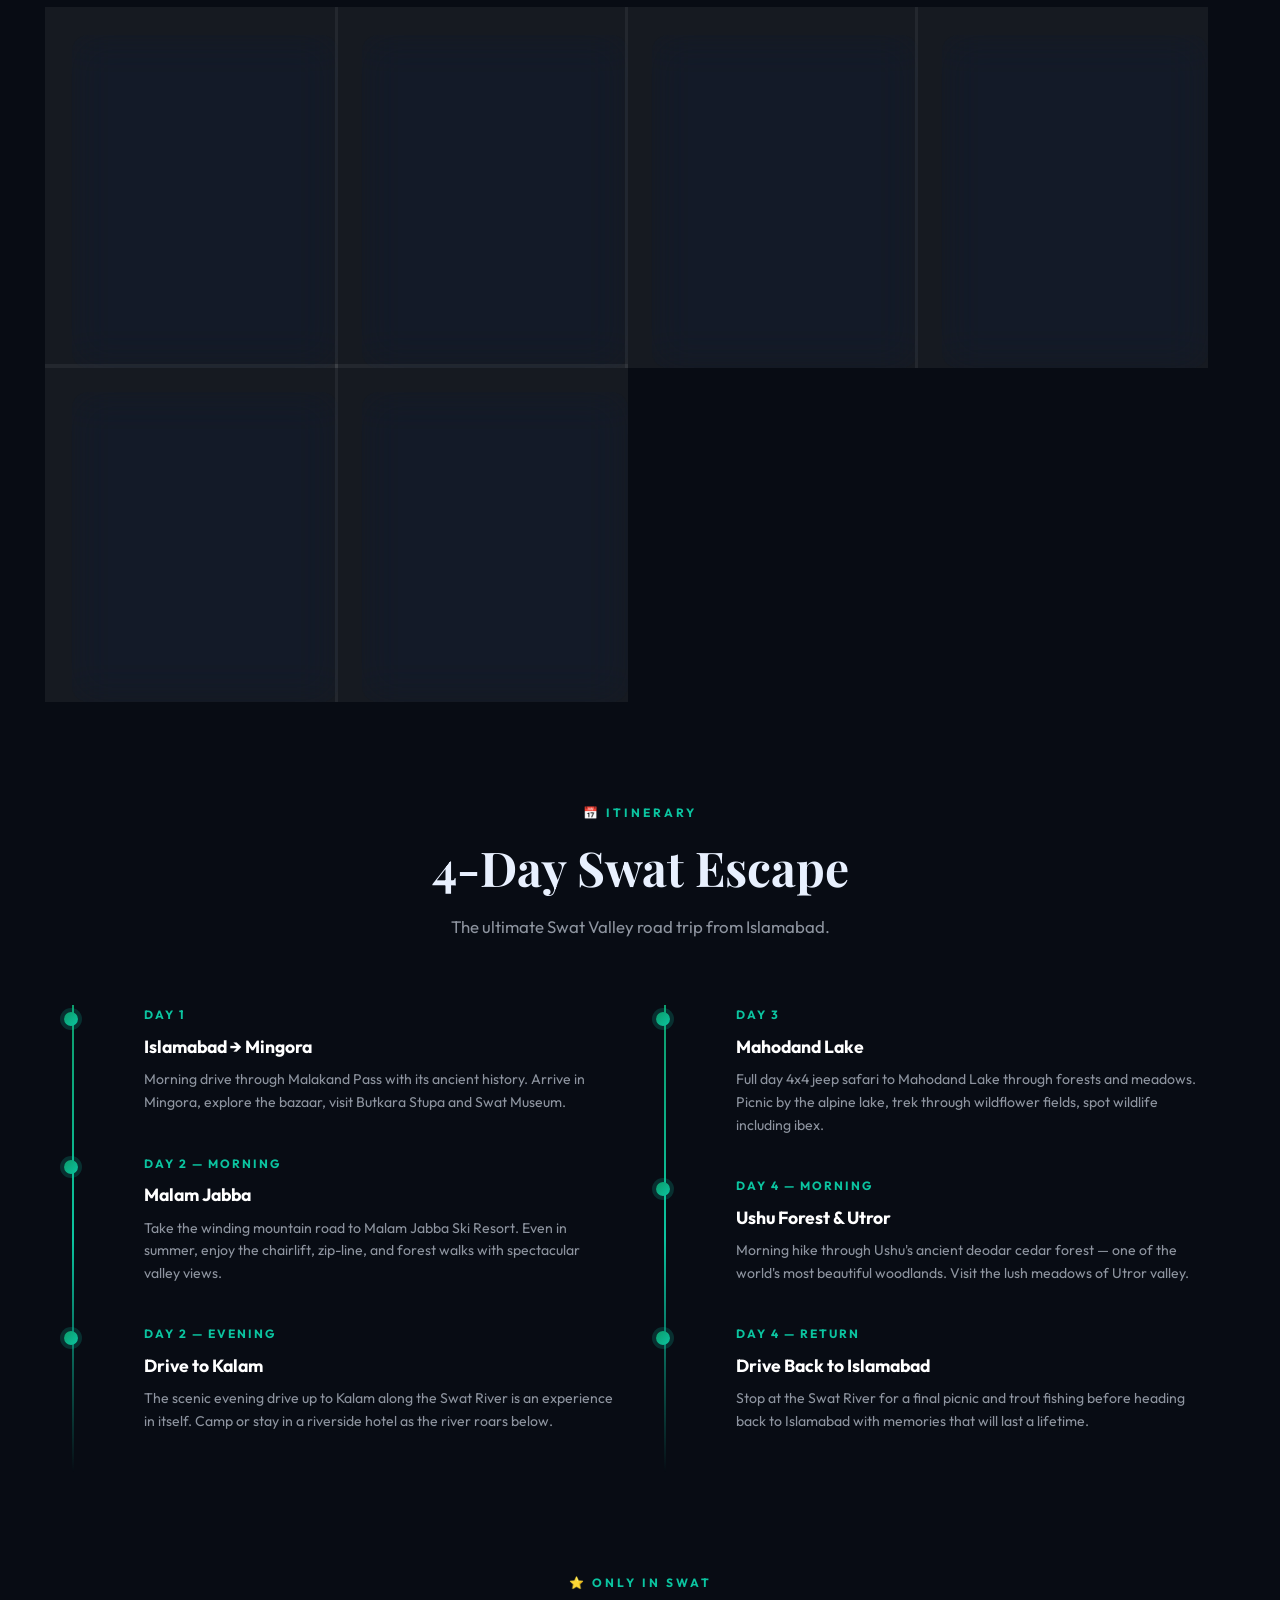
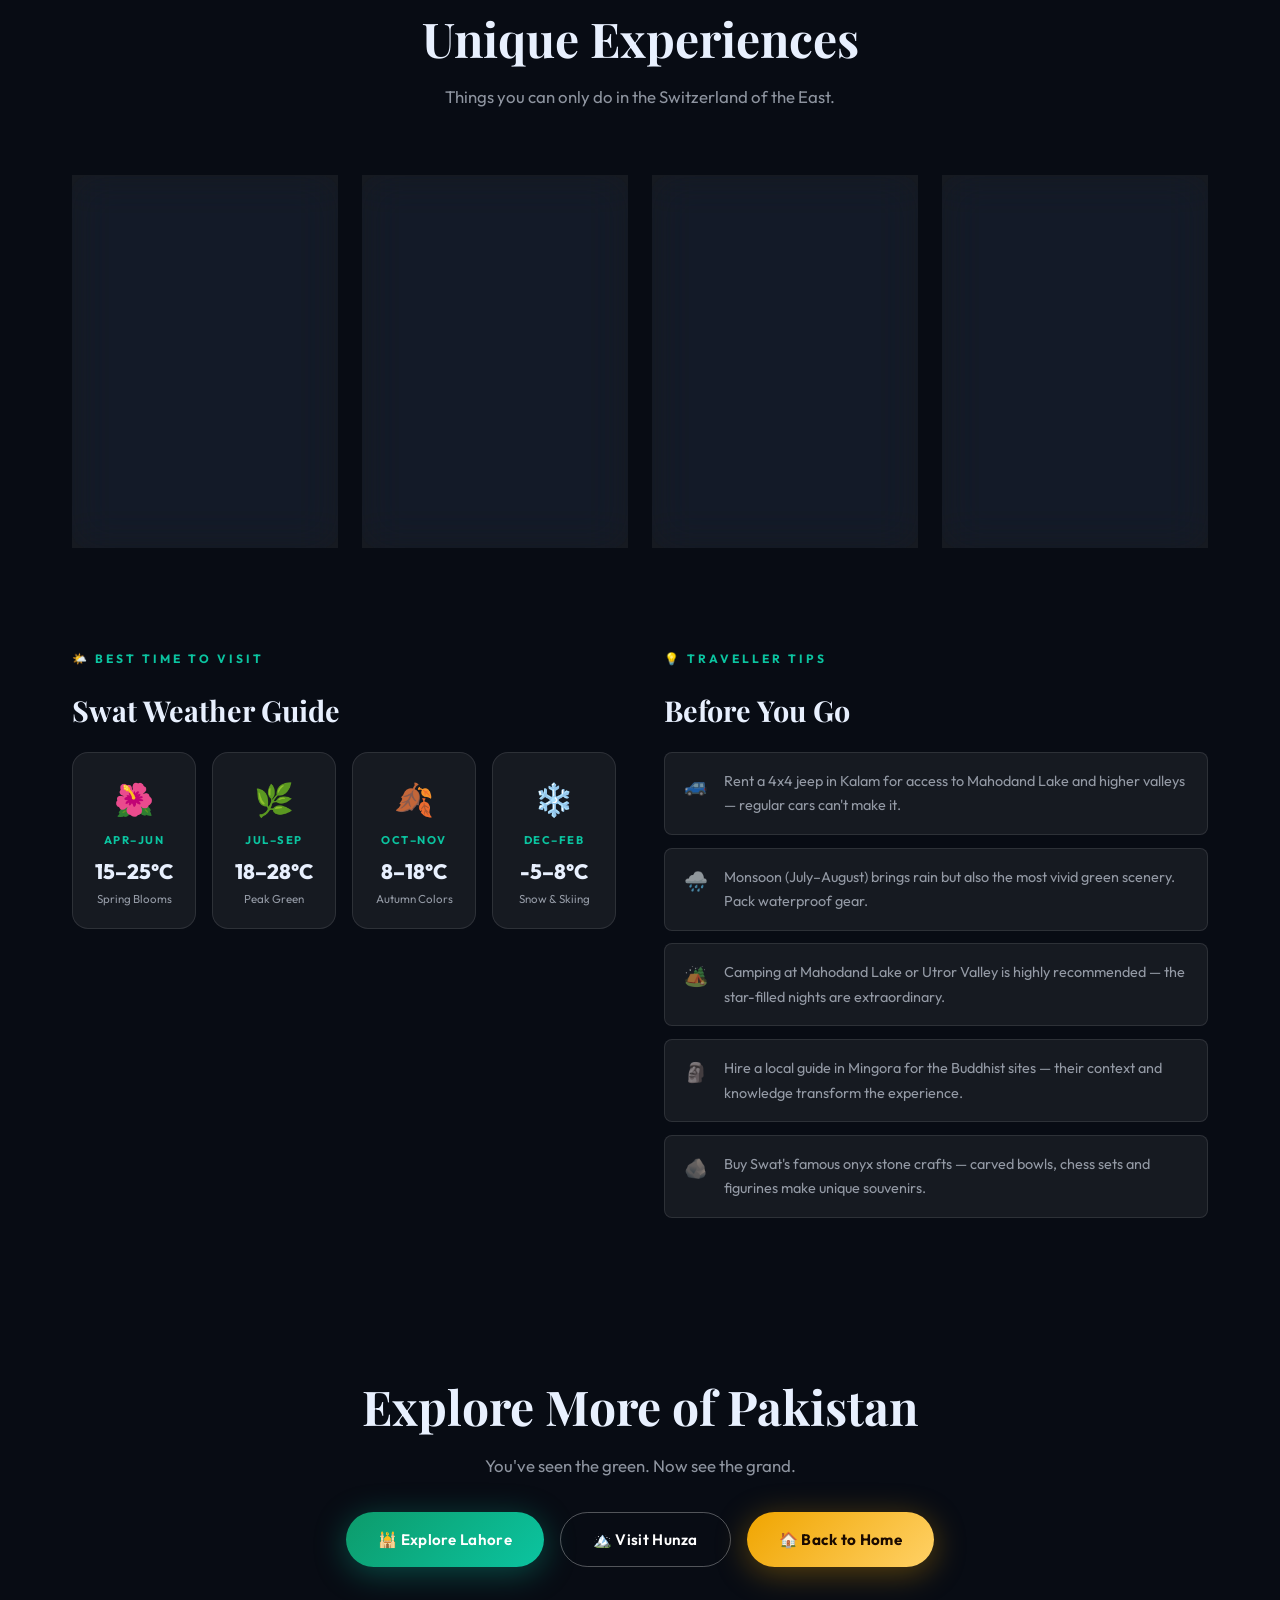
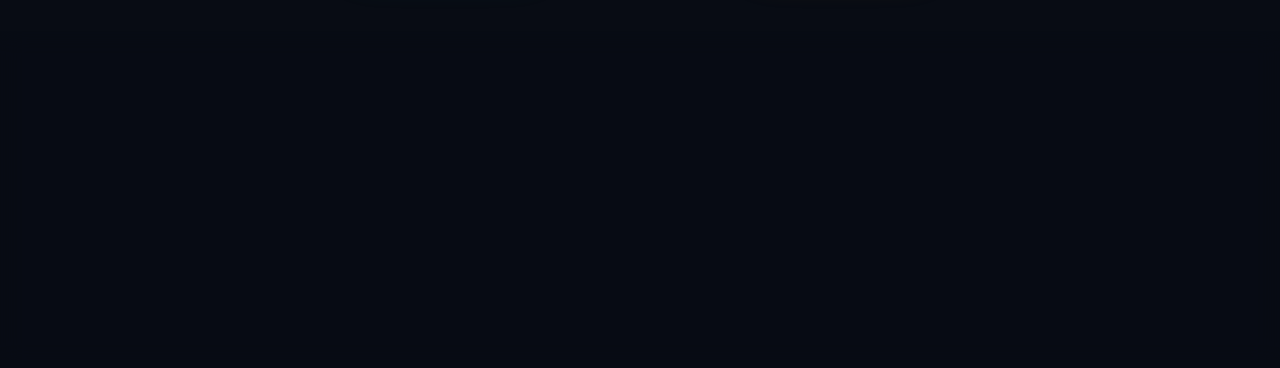
<file: swat.html>
<!DOCTYPE html>
<html lang="en">
<head>
  <meta charset="UTF-8">
  <meta name="viewport" content="width=device-width, initial-scale=1.0">
  <title>Swat Valley — Switzerland of the East | PakVista</title>
  <meta name="description" content="Discover Swat Valley — the Switzerland of the East. Lush meadows, ancient Buddhist ruins, crystal rivers, and dense forests of deodar cedar await you in Pakistan's most scenic valley.">
  <link rel="stylesheet" href="style.css">
</head>
<body>

  <div class="page-bg"></div>
  <div class="particles" id="particles"></div>

  <!-- ── NAVBAR ── -->
  <nav class="navbar" id="navbar">
    <a href="index.html" class="nav-logo">
      <div class="nav-logo-icon">🏔️</div>
      <span class="nav-logo-text">PakVista</span>
    </a>
    <ul class="nav-links">
      <li><a href="index.html">Home</a></li>
      <li><a href="lahore.html">Lahore</a></li>
      <li><a href="hunza.html">Hunza</a></li>
      <li><a href="swat.html" class="active">Swat</a></li>
      <li><a href="karachi.html">Karachi</a></li>
      <li><a href="index.html#contact" class="nav-cta">Plan Trip</a></li>
    </ul>
  </nav>

  <!-- ── PAGE HERO ── -->
  <div class="page-hero">
    <div class="page-hero-bg" style="background-image: url('swat_hero.png');"></div>
    <div class="page-hero-overlay"></div>
    <div class="page-hero-content">
      <div class="page-hero-breadcrumb">
        <a href="index.html">Home</a>
        <span>›</span>
        <span>Swat</span>
      </div>
      <div class="page-hero-tag">🌿 Switzerland of the East · Khyber Pakhtunkhwa</div>
      <h1 class="page-hero-title">Swat</h1>
      <p class="page-hero-subtitle">Where wildflower meadows meet ancient ruins and crystal rivers sing through forests of eternal green.</p>
    </div>
  </div>

  <!-- ── OVERVIEW ── -->
  <section class="section">
    <div style="display: grid; grid-template-columns: 1fr 1fr; gap: 3rem; align-items: center;" class="reveal">
      <div>
        <span class="section-label">🌟 Overview</span>
        <h2 class="section-title" style="text-align:left; margin-top:0.5rem;">
          A Valley <em>Dreamed</em> by Nature
        </h2>
        <p style="color: var(--clr-muted); line-height: 1.8; margin-bottom: 1rem;">
          Known as the "Switzerland of the East," Swat Valley has captivated visitors for centuries. From Mughal Emperor Babur, who wrote of its beauty in his memoirs, to Queen Elizabeth II who visited in 1961, Swat has always had a way of leaving people breathless.
        </p>
        <p style="color: var(--clr-muted); line-height: 1.8; margin-bottom: 1.8rem;">
          The Swat River — one of Pakistan's most scenic waterways — rushes through the valley creating the perfect backdrop for trout fishing, camping, and riverside picnics. The surrounding forests of towering deodar cedars give the valley a mystical, timeless quality.
        </p>
        <div style="display: flex; gap: 1rem; flex-wrap: wrap;">
          <div style="text-align:center; padding: 1rem 1.5rem; background: var(--clr-glass); border: 1px solid var(--clr-border); border-radius: var(--radius-md);">
            <div style="font-size: 1.8rem; font-weight:900; color: var(--clr-emerald);">3,000m</div>
            <div style="font-size: 0.8rem; color: var(--clr-muted);">Max Altitude</div>
          </div>
          <div style="text-align:center; padding: 1rem 1.5rem; background: var(--clr-glass); border: 1px solid var(--clr-border); border-radius: var(--radius-md);">
            <div style="font-size: 1.8rem; font-weight:900; color: var(--clr-teal);">200km</div>
            <div style="font-size: 0.8rem; color: var(--clr-muted);">from Islamabad</div>
          </div>
          <div style="text-align:center; padding: 1rem 1.5rem; background: var(--clr-glass); border: 1px solid var(--clr-border); border-radius: var(--radius-md);">
            <div style="font-size: 1.8rem; font-weight:900; color: var(--clr-amber);">2,500+</div>
            <div style="font-size: 0.8rem; color: var(--clr-muted);">Buddhist Relics</div>
          </div>
        </div>
      </div>
      <div class="gallery-grid">
        <div class="gallery-item">
          <img src="swat_hero.png" alt="Swat Valley Panorama">
        </div>
        <div class="gallery-item">
          <img src="swat_hero.png" alt="Swat River" style="object-position: 20% 70%;">
        </div>
        <div class="gallery-item">
          <img src="swat_hero.png" alt="Mahodand Lake" style="object-position: 60% 20%;">
        </div>
      </div>
    </div>
  </section>

  <!-- ── TOP ATTRACTIONS ── -->
  <section class="section" style="padding-top: 0;">
    <div class="section-header reveal">
      <span class="section-label">🗺️ Must-Visit</span>
      <h2 class="section-title">Top Attractions</h2>
      <p class="section-desc">From alpine lakes to ancient Gandhara ruins — Swat surprises at every turn.</p>
    </div>
    <div class="info-grid">
      <div class="glass-card reveal reveal-delay-1">
        <div class="card-icon" style="background: linear-gradient(135deg,#004d00,#00aa44);">🏔️</div>
        <h3 class="card-title">Mahodand Lake</h3>
        <p class="card-text">A pristine alpine lake at 2,800m, surrounded by wildflower meadows and reflected snow peaks. Accessible by 4x4 from Kalam — a true hidden gem of Pakistan.</p>
      </div>
      <div class="glass-card reveal reveal-delay-2">
        <div class="card-icon" style="background: linear-gradient(135deg,#005580,#0099cc);">🐟</div>
        <h3 class="card-title">Kalam Valley</h3>
        <p class="card-text">The crown of Swat — a lush sub-valley with thundering waterfalls, dense forests, and glacial streams teeming with brown trout. Kalam town is the perfect base.</p>
      </div>
      <div class="glass-card reveal reveal-delay-3">
        <div class="card-icon" style="background: linear-gradient(135deg,#7a4000,#cc6600);">🗿</div>
        <h3 class="card-title">Butkara Stupa</h3>
        <p class="card-text">A remarkable 2nd century BC Buddhist stupa at the heart of the ancient Gandhara civilization — one of the richest collections of Buddhist art and archaeology in Asia.</p>
      </div>
      <div class="glass-card reveal reveal-delay-4">
        <div class="card-icon" style="background: linear-gradient(135deg,#2a0080,#7700ff);">🌊</div>
        <h3 class="card-title">Swat River</h3>
        <p class="card-text">One of Pakistan's most beautiful rivers — crystal-clear, rushing over smooth boulders through the valley floor. Ideal for riverside camping, trout fishing, and water sports.</p>
      </div>
      <div class="glass-card reveal reveal-delay-1">
        <div class="card-icon" style="background: linear-gradient(135deg,#003300,#006600);">🌲</div>
        <h3 class="card-title">Malam Jabba Ski Resort</h3>
        <p class="card-text">Pakistan's premier ski resort at 2,804m — offering skiing, chairlift rides, zip-lining and panoramic views. Surrounded by dense pine forests year-round.</p>
      </div>
      <div class="glass-card reveal reveal-delay-2">
        <div class="card-icon" style="background: linear-gradient(135deg,#6b0050,#cc00aa);">🏯</div>
        <h3 class="card-title">Mingora Bazaar</h3>
        <p class="card-text">Swat's main city is famous for its onyx stone crafts, traditional embroidery, and lush handicrafts. The bustling Green Chowk market is a photographer's paradise.</p>
      </div>
    </div>
  </section>

  <!-- ── ITINERARY ── -->
  <section class="section" style="padding-top: 0;">
    <div class="section-header reveal">
      <span class="section-label">📅 Itinerary</span>
      <h2 class="section-title">4-Day Swat Escape</h2>
      <p class="section-desc">The ultimate Swat Valley road trip from Islamabad.</p>
    </div>
    <div style="display: grid; grid-template-columns: 1fr 1fr; gap: 3rem;">
      <div class="timeline">
        <div class="timeline-item">
          <div class="timeline-day">Day 1</div>
          <div class="timeline-title">Islamabad → Mingora</div>
          <div class="timeline-text">Morning drive through Malakand Pass with its ancient history. Arrive in Mingora, explore the bazaar, visit Butkara Stupa and Swat Museum.</div>
        </div>
        <div class="timeline-item">
          <div class="timeline-day">Day 2 — Morning</div>
          <div class="timeline-title">Malam Jabba</div>
          <div class="timeline-text">Take the winding mountain road to Malam Jabba Ski Resort. Even in summer, enjoy the chairlift, zip-line, and forest walks with spectacular valley views.</div>
        </div>
        <div class="timeline-item">
          <div class="timeline-day">Day 2 — Evening</div>
          <div class="timeline-title">Drive to Kalam</div>
          <div class="timeline-text">The scenic evening drive up to Kalam along the Swat River is an experience in itself. Camp or stay in a riverside hotel as the river roars below.</div>
        </div>
      </div>
      <div class="timeline">
        <div class="timeline-item">
          <div class="timeline-day">Day 3</div>
          <div class="timeline-title">Mahodand Lake</div>
          <div class="timeline-text">Full day 4x4 jeep safari to Mahodand Lake through forests and meadows. Picnic by the alpine lake, trek through wildflower fields, spot wildlife including ibex.</div>
        </div>
        <div class="timeline-item">
          <div class="timeline-day">Day 4 — Morning</div>
          <div class="timeline-title">Ushu Forest &amp; Utror</div>
          <div class="timeline-text">Morning hike through Ushu's ancient deodar cedar forest — one of the world's most beautiful woodlands. Visit the lush meadows of Utror valley.</div>
        </div>
        <div class="timeline-item">
          <div class="timeline-day">Day 4 — Return</div>
          <div class="timeline-title">Drive Back to Islamabad</div>
          <div class="timeline-text">Stop at the Swat River for a final picnic and trout fishing before heading back to Islamabad with memories that will last a lifetime.</div>
        </div>
      </div>
    </div>
  </section>

  <!-- ── UNIQUE EXPERIENCES ── -->
  <section class="section" style="padding-top: 0;">
    <div class="section-header reveal">
      <span class="section-label">⭐ Only in Swat</span>
      <h2 class="section-title">Unique Experiences</h2>
      <p class="section-desc">Things you can only do in the Switzerland of the East.</p>
    </div>
    <div class="info-grid">
      <div class="glass-card reveal reveal-delay-1" style="border-color: rgba(11,196,160,0.25);">
        <div style="font-size: 2.5rem; margin-bottom: 0.8rem;">🎣</div>
        <h3 class="card-title">Brown Trout Fishing</h3>
        <p class="card-text">The Swat River is stocked with wild brown trout. Grab a local fishing guide and spend a peaceful morning by the crystal water — a bucket-list experience.</p>
      </div>
      <div class="glass-card reveal reveal-delay-2" style="border-color: rgba(240,165,0,0.25);">
        <div style="font-size: 2.5rem; margin-bottom: 0.8rem;">⛷️</div>
        <h3 class="card-title">Skiing in Pakistan</h3>
        <p class="card-text">Yes, Pakistan has a ski resort! Malam Jabba offers slopes for beginners and intermediates from December to March — a truly unique mountain experience.</p>
      </div>
      <div class="glass-card reveal reveal-delay-3" style="border-color: rgba(13,155,107,0.25);">
        <div style="font-size: 2.5rem; margin-bottom: 0.8rem;">🌸</div>
        <h3 class="card-title">Wildflower Meadow Walks</h3>
        <p class="card-text">In summer, Swat's high-altitude meadows burst with wildflowers — lupins, poppies, and alpine blooms creating carpets of color. Perfect for photography and soul restoration.</p>
      </div>
      <div class="glass-card reveal reveal-delay-4" style="border-color: rgba(255,100,0,0.2);">
        <div style="font-size: 2.5rem; margin-bottom: 0.8rem;">🏺</div>
        <h3 class="card-title">Gandhara Archaeology</h3>
        <p class="card-text">Swat was the heartland of the ancient Gandhara Buddhist civilization. Visit museums with Buddha statues, stupas and relics dating back 2,300 years.</p>
      </div>
    </div>
  </section>

  <!-- ── WEATHER & TIPS ── -->
  <section class="section" style="padding-top: 0;">
    <div style="display: grid; grid-template-columns: 1fr 1fr; gap: 3rem;">
      <div class="reveal">
        <span class="section-label">🌤️ Best Time to Visit</span>
        <h2 class="section-title" style="text-align:left; font-size: 1.8rem; margin: 0.5rem 0 1.5rem;">Swat Weather Guide</h2>
        <div class="weather-widget">
          <div class="weather-card">
            <div class="weather-icon">🌺</div>
            <div class="weather-month">Apr–Jun</div>
            <div class="weather-temp">15–25°C</div>
            <div class="weather-desc">Spring Blooms</div>
          </div>
          <div class="weather-card">
            <div class="weather-icon">🌿</div>
            <div class="weather-month">Jul–Sep</div>
            <div class="weather-temp">18–28°C</div>
            <div class="weather-desc">Peak Green</div>
          </div>
          <div class="weather-card">
            <div class="weather-icon">🍂</div>
            <div class="weather-month">Oct–Nov</div>
            <div class="weather-temp">8–18°C</div>
            <div class="weather-desc">Autumn Colors</div>
          </div>
          <div class="weather-card">
            <div class="weather-icon">❄️</div>
            <div class="weather-month">Dec–Feb</div>
            <div class="weather-temp">-5–8°C</div>
            <div class="weather-desc">Snow &amp; Skiing</div>
          </div>
        </div>
      </div>
      <div class="reveal reveal-delay-2">
        <span class="section-label">💡 Traveller Tips</span>
        <h2 class="section-title" style="text-align:left; font-size: 1.8rem; margin: 0.5rem 0 1.5rem;">Before You Go</h2>
        <div class="tips-list">
          <div class="tip-item"><span class="tip-emoji">🚙</span><span>Rent a 4x4 jeep in Kalam for access to Mahodand Lake and higher valleys — regular cars can't make it.</span></div>
          <div class="tip-item"><span class="tip-emoji">🌧️</span><span>Monsoon (July–August) brings rain but also the most vivid green scenery. Pack waterproof gear.</span></div>
          <div class="tip-item"><span class="tip-emoji">🏕️</span><span>Camping at Mahodand Lake or Utror Valley is highly recommended — the star-filled nights are extraordinary.</span></div>
          <div class="tip-item"><span class="tip-emoji">🗿</span><span>Hire a local guide in Mingora for the Buddhist sites — their context and knowledge transform the experience.</span></div>
          <div class="tip-item"><span class="tip-emoji">🪨</span><span>Buy Swat's famous onyx stone crafts — carved bowls, chess sets and figurines make unique souvenirs.</span></div>
        </div>
      </div>
    </div>
  </section>

  <!-- ── EXPLORE MORE ── -->
  <section style="padding: 4rem 2rem; text-align: center;">
    <div class="reveal">
      <h2 class="section-title">Explore More of Pakistan</h2>
      <p class="section-desc" style="margin-bottom: 2rem;">You've seen the green. Now see the grand.</p>
      <div style="display: flex; gap: 1rem; justify-content: center; flex-wrap: wrap;">
        <a href="lahore.html" class="btn btn-primary">🕌 Explore Lahore</a>
        <a href="hunza.html" class="btn btn-outline">🏔️ Visit Hunza</a>
        <a href="index.html" class="btn btn-gold">🏠 Back to Home</a>
      </div>
    </div>
  </section>

  <!-- ── FOOTER ── -->
  <footer class="footer">
    <div class="footer-logo">PakVista</div>
    <p class="footer-tagline">Explore the extraordinary beauty of Pakistan</p>
    <div class="footer-links">
      <a href="index.html">Home</a>
      <a href="lahore.html">Lahore</a>
      <a href="hunza.html">Hunza</a>
      <a href="swat.html">Swat</a>
      <a href="karachi.html">Karachi</a>
    </div>
    <div class="footer-bottom">
      <p>© 2026 PakVista — DevOps Semester Project &nbsp;|&nbsp; Made with ❤️ in Pakistan</p>
    </div>
  </footer>

  <script>
    const container = document.getElementById('particles');
    const colors = ['rgba(13,155,107,0.5)', 'rgba(11,196,160,0.4)', 'rgba(100,200,100,0.3)'];
    for (let i = 0; i < 25; i++) {
      const p = document.createElement('div');
      p.classList.add('particle');
      const size = Math.random() * 4 + 2;
      Object.assign(p.style, {
        left: `${Math.random() * 100}%`,
        width: `${size}px`, height: `${size}px`,
        background: colors[Math.floor(Math.random() * colors.length)],
        animationDuration: `${Math.random() * 15 + 10}s`,
        animationDelay: `${Math.random() * 10}s`,
      });
      container.appendChild(p);
    }

    const navbar = document.getElementById('navbar');
    window.addEventListener('scroll', () => navbar.classList.toggle('scrolled', window.scrollY > 50));

    const revealEls = document.querySelectorAll('.reveal, .timeline-item');
    const observer = new IntersectionObserver((entries) => {
      entries.forEach(e => { if (e.isIntersecting) { e.target.classList.add('visible'); observer.unobserve(e.target); } });
    }, { threshold: 0.12, rootMargin: '0px 0px -60px 0px' });
    revealEls.forEach(el => observer.observe(el));
  </script>
</body>
</html>
</file>
<file: style.css>
@import url('https://fonts.googleapis.com/css2?family=Outfit:wght@300;400;500;600;700;800;900&family=Playfair+Display:ital,wght@0,400;0,700;1,400&display=swap');

/* ── Design Tokens ── */
:root {
  --clr-emerald:  #0d9b6b;
  --clr-teal:     #0bc4a0;
  --clr-gold:     #f0a500;
  --clr-amber:    #ffd166;
  --clr-night:    #080c14;
  --clr-deep:     #0e1a2b;
  --clr-card:     rgba(15, 26, 46, 0.75);
  --clr-glass:    rgba(255,255,255,0.06);
  --clr-border:   rgba(255,255,255,0.1);
  --clr-text:     #e8f0fe;
  --clr-muted:    rgba(232,240,254,0.6);
  --ff-body:    'Outfit', sans-serif;
  --ff-display: 'Playfair Display', serif;
  --shadow-glow-teal: 0 0 40px rgba(11,196,160,0.25);
  --shadow-glow-gold: 0 0 40px rgba(240,165,0,0.25);
  --shadow-card:      0 8px 48px rgba(0,0,0,0.5);
  --radius-sm:  8px;
  --radius-md:  16px;
  --radius-lg:  28px;
  --radius-xl:  48px;
  --transition: 0.4s cubic-bezier(0.25, 0.8, 0.25, 1);
}

/* ── Reset & Base ── */
*, *::before, *::after { box-sizing: border-box; margin: 0; padding: 0; }
html { scroll-behavior: smooth; font-size: 16px; }
body {
  font-family: var(--ff-body);
  background: var(--clr-night);
  color: var(--clr-text);
  min-height: 100vh;
  overflow-x: hidden;
  line-height: 1.7;
}

/* ── Scrollbar ── */
::-webkit-scrollbar { width: 6px; }
::-webkit-scrollbar-track { background: var(--clr-night); }
::-webkit-scrollbar-thumb { background: var(--clr-emerald); border-radius: 3px; }
::-webkit-scrollbar-thumb:hover { background: var(--clr-teal); }

/* ── Animated Background ── */
.page-bg {
  position: fixed;
  inset: 0;
  z-index: -2;
  background:
    radial-gradient(ellipse 80% 60% at 10% 20%, rgba(13,155,107,0.12) 0%, transparent 60%),
    radial-gradient(ellipse 60% 60% at 90% 80%, rgba(11,196,160,0.08) 0%, transparent 60%),
    var(--clr-night);
}

/* ── Floating Particles ── */
.particles { position: fixed; inset: 0; z-index: -1; pointer-events: none; overflow: hidden; }
.particle {
  position: absolute;
  border-radius: 50%;
  opacity: 0;
  animation: float linear infinite;
}
@keyframes float {
  0%   { transform: translateY(100vh) scale(0); opacity: 0; }
  10%  { opacity: 0.6; }
  90%  { opacity: 0.2; }
  100% { transform: translateY(-10vh) scale(1.2); opacity: 0; }
}

/* ══════════════════════════════════════
   NAVBAR
══════════════════════════════════════ */
.navbar {
  position: fixed;
  top: 0; left: 0; right: 0;
  z-index: 1000;
  padding: 0 2rem;
  height: 72px;
  display: flex;
  align-items: center;
  justify-content: space-between;
  background: rgba(8,12,20,0.6);
  backdrop-filter: blur(20px) saturate(180%);
  -webkit-backdrop-filter: blur(20px) saturate(180%);
  border-bottom: 1px solid var(--clr-border);
  transition: background var(--transition);
}
.navbar.scrolled { background: rgba(8,12,20,0.92); }

.nav-logo { display: flex; align-items: center; gap: 10px; text-decoration: none; }
.nav-logo-icon {
  width: 36px; height: 36px;
  background: linear-gradient(135deg, var(--clr-emerald), var(--clr-teal));
  border-radius: 10px;
  display: flex; align-items: center; justify-content: center;
  font-size: 18px;
  box-shadow: var(--shadow-glow-teal);
}
.nav-logo-text {
  font-size: 1.4rem; font-weight: 800; letter-spacing: -0.5px;
  background: linear-gradient(135deg, #fff 0%, var(--clr-teal) 100%);
  -webkit-background-clip: text; background-clip: text;
  -webkit-text-fill-color: transparent;
}
.nav-links { display: flex; gap: 0.5rem; list-style: none; }
.nav-links a {
  text-decoration: none; color: var(--clr-muted); font-weight: 500;
  font-size: 0.9rem; padding: 0.45rem 1rem; border-radius: var(--radius-sm);
  transition: color var(--transition), background var(--transition);
}
.nav-links a:hover, .nav-links a.active { color: #fff; background: var(--clr-glass); }
.nav-links a.active { color: var(--clr-teal); }
.nav-cta {
  background: linear-gradient(135deg, var(--clr-emerald), var(--clr-teal)) !important;
  color: #fff !important; padding: 0.45rem 1.2rem !important;
  box-shadow: 0 4px 20px rgba(11,196,160,0.3);
}
.nav-cta:hover { transform: translateY(-1px); }

/* ══════════════════════════════════════
   HERO SECTION
══════════════════════════════════════ */
.hero {
  position: relative; height: 100vh; min-height: 600px;
  display: flex; align-items: center; justify-content: center;
  overflow: hidden; text-align: center;
}
.hero-bg {
  position: absolute; inset: 0;
  background-size: cover; background-position: center;
  background-attachment: fixed;
  animation: heroZoom 16s ease-in-out infinite alternate;
  will-change: transform;
}
@keyframes heroZoom {
  from { scale: 1.0; }
  to   { scale: 1.08; }
}
.hero-overlay {
  position: absolute; inset: 0;
  background: linear-gradient(180deg, rgba(8,12,20,0.2) 0%, rgba(8,12,20,0.5) 50%, rgba(8,12,20,0.85) 100%);
}
.hero-content {
  position: relative; z-index: 2;
  max-width: 780px; padding: 0 2rem;
  animation: heroFadeUp 1.2s cubic-bezier(0.25,0.8,0.25,1) both;
}
@keyframes heroFadeUp {
  from { opacity: 0; transform: translateY(60px); }
  to   { opacity: 1; transform: translateY(0); }
}
.hero-badge {
  display: inline-flex; align-items: center; gap: 8px;
  background: rgba(11,196,160,0.15); border: 1px solid rgba(11,196,160,0.4);
  color: var(--clr-teal); font-size: 0.8rem; font-weight: 600;
  letter-spacing: 2px; text-transform: uppercase;
  padding: 0.45rem 1.2rem; border-radius: var(--radius-xl);
  margin-bottom: 1.5rem;
  animation: heroFadeUp 1.2s 0.2s cubic-bezier(0.25,0.8,0.25,1) both;
}
.hero-title {
  font-family: var(--ff-display);
  font-size: clamp(2.8rem, 7vw, 5.5rem);
  font-weight: 700; line-height: 1.1; letter-spacing: -1px;
  margin-bottom: 1.2rem;
  animation: heroFadeUp 1.2s 0.35s cubic-bezier(0.25,0.8,0.25,1) both;
}
.hero-title .gradient-text {
  background: linear-gradient(135deg, var(--clr-amber) 0%, var(--clr-gold) 100%);
  -webkit-background-clip: text; background-clip: text;
  -webkit-text-fill-color: transparent;
}
.hero-subtitle {
  font-size: clamp(1rem, 2.5vw, 1.2rem); color: var(--clr-muted);
  max-width: 520px; margin: 0 auto 2.5rem;
  animation: heroFadeUp 1.2s 0.5s cubic-bezier(0.25,0.8,0.25,1) both;
}
.hero-actions {
  display: flex; gap: 1rem; justify-content: center; flex-wrap: wrap;
  animation: heroFadeUp 1.2s 0.65s cubic-bezier(0.25,0.8,0.25,1) both;
}
.hero-scroll-hint {
  position: absolute; bottom: 2.5rem; left: 50%; transform: translateX(-50%);
  display: flex; flex-direction: column; align-items: center; gap: 8px;
  color: var(--clr-muted); font-size: 0.75rem; letter-spacing: 2px;
  text-transform: uppercase; animation: bounceDown 2s ease-in-out infinite;
}
.scroll-line {
  width: 1px; height: 48px;
  background: linear-gradient(to bottom, transparent, var(--clr-teal));
  animation: scrollLine 2s ease-in-out infinite;
}
@keyframes scrollLine {
  0%, 100% { transform: scaleY(1); opacity: 1; }
  50%       { transform: scaleY(0.5); opacity: 0.4; }
}
@keyframes bounceDown {
  0%, 100% { transform: translateX(-50%) translateY(0); }
  50%       { transform: translateX(-50%) translateY(8px); }
}

/* ══════════════════════════════════════
   BUTTONS
══════════════════════════════════════ */
.btn {
  display: inline-flex; align-items: center; gap: 8px;
  padding: 0.85rem 2rem; border-radius: var(--radius-xl);
  font-family: var(--ff-body); font-size: 0.95rem; font-weight: 600;
  text-decoration: none; cursor: pointer; border: none;
  transition: all var(--transition); letter-spacing: 0.3px;
  position: relative; overflow: hidden;
}
.btn::before {
  content: ''; position: absolute; inset: 0;
  background: rgba(255,255,255,0.08);
  transform: translateX(-100%); transition: transform 0.4s ease;
}
.btn:hover::before { transform: translateX(0); }
.btn:hover { transform: translateY(-3px); }
.btn:active { transform: translateY(-1px); }
.btn-primary {
  background: linear-gradient(135deg, var(--clr-emerald), var(--clr-teal));
  color: #fff; box-shadow: 0 6px 32px rgba(11,196,160,0.35);
}
.btn-primary:hover { box-shadow: 0 10px 48px rgba(11,196,160,0.5); }
.btn-outline {
  background: transparent; color: #fff;
  border: 1.5px solid rgba(255,255,255,0.3);
}
.btn-outline:hover { border-color: var(--clr-teal); color: var(--clr-teal); background: rgba(11,196,160,0.08); }
.btn-gold {
  background: linear-gradient(135deg, var(--clr-gold), var(--clr-amber));
  color: #1a0a00; box-shadow: 0 6px 32px rgba(240,165,0,0.35); font-weight: 700;
}
.btn-gold:hover { box-shadow: 0 10px 48px rgba(240,165,0,0.5); }

/* ══════════════════════════════════════
   SECTION LAYOUT
══════════════════════════════════════ */
.section { padding: 6rem 2rem; max-width: 1200px; margin: 0 auto; }
.section-header { text-align: center; margin-bottom: 4rem; }
.section-label {
  display: inline-block; font-size: 0.75rem; font-weight: 700;
  letter-spacing: 3px; text-transform: uppercase; color: var(--clr-teal); margin-bottom: 1rem;
}
.section-title {
  font-family: var(--ff-display); font-size: clamp(2rem, 4vw, 3rem);
  font-weight: 700; line-height: 1.2; margin-bottom: 1rem;
}
.section-desc { color: var(--clr-muted); font-size: 1.05rem; max-width: 600px; margin: 0 auto; }

/* ══════════════════════════════════════
   DESTINATION CARDS
══════════════════════════════════════ */
.destinations-grid { display: grid; grid-template-columns: repeat(auto-fit, minmax(300px, 1fr)); gap: 1.5rem; }
.dest-card {
  position: relative; border-radius: var(--radius-lg); overflow: hidden;
  aspect-ratio: 4/3; cursor: pointer; text-decoration: none; display: block;
  box-shadow: var(--shadow-card);
  transition: transform var(--transition), box-shadow var(--transition);
}
.dest-card:hover { transform: translateY(-8px) scale(1.01); box-shadow: 0 24px 64px rgba(0,0,0,0.6); }
.dest-card-img { width: 100%; height: 100%; object-fit: cover; transition: transform 0.8s cubic-bezier(0.25,0.8,0.25,1); }
.dest-card:hover .dest-card-img { transform: scale(1.1); }
.dest-card-overlay {
  position: absolute; inset: 0;
  background: linear-gradient(180deg, transparent 30%, rgba(8,12,20,0.95) 100%);
  display: flex; flex-direction: column; justify-content: flex-end; padding: 2rem;
  transition: background var(--transition);
}
.dest-card:hover .dest-card-overlay { background: linear-gradient(180deg, transparent 10%, rgba(8,12,20,0.98) 100%); }
.dest-card-tag { font-size: 0.72rem; font-weight: 700; letter-spacing: 2px; text-transform: uppercase; color: var(--clr-teal); margin-bottom: 0.5rem; }
.dest-card-name { font-family: var(--ff-display); font-size: 1.8rem; font-weight: 700; color: #fff; margin-bottom: 0.4rem; }
.dest-card-desc {
  font-size: 0.88rem; color: var(--clr-muted);
  max-height: 0; overflow: hidden;
  transition: max-height 0.4s ease, opacity 0.4s ease; opacity: 0;
}
.dest-card:hover .dest-card-desc { max-height: 80px; opacity: 1; }
.dest-card-arrow {
  margin-top: 1rem; width: 42px; height: 42px; border-radius: 50%;
  background: linear-gradient(135deg, var(--clr-emerald), var(--clr-teal));
  display: flex; align-items: center; justify-content: center; font-size: 1.1rem;
  transform: translateX(-8px); opacity: 0;
  transition: transform var(--transition), opacity var(--transition);
  box-shadow: var(--shadow-glow-teal);
}
.dest-card:hover .dest-card-arrow { opacity: 1; transform: translateX(0); }

/* ══════════════════════════════════════
   STATS BAR
══════════════════════════════════════ */
.stats-bar {
  background: linear-gradient(135deg, rgba(13,155,107,0.12), rgba(11,196,160,0.08));
  border: 1px solid rgba(11,196,160,0.2); border-radius: var(--radius-lg);
  padding: 2.5rem 3rem;
  display: grid; grid-template-columns: repeat(auto-fit, minmax(160px, 1fr));
  gap: 2rem; text-align: center; margin: 2rem 0;
  backdrop-filter: blur(12px);
}
.stat-item { display: flex; flex-direction: column; gap: 0.4rem; }
.stat-number {
  font-size: 2.6rem; font-weight: 900;
  background: linear-gradient(135deg, var(--clr-amber), var(--clr-gold));
  -webkit-background-clip: text; background-clip: text;
  -webkit-text-fill-color: transparent; line-height: 1;
}
.stat-label { font-size: 0.82rem; color: var(--clr-muted); font-weight: 500; letter-spacing: 0.5px; }

/* ══════════════════════════════════════
   GLASSMORPHISM CARDS
══════════════════════════════════════ */
.glass-card {
  background: var(--clr-glass); border: 1px solid var(--clr-border);
  border-radius: var(--radius-md);
  backdrop-filter: blur(20px) saturate(180%);
  -webkit-backdrop-filter: blur(20px) saturate(180%);
  padding: 2rem;
  transition: transform var(--transition), border-color var(--transition), box-shadow var(--transition);
}
.glass-card:hover { transform: translateY(-6px); border-color: rgba(11,196,160,0.3); box-shadow: var(--shadow-glow-teal), var(--shadow-card); }
.card-icon {
  width: 52px; height: 52px; border-radius: var(--radius-sm);
  background: linear-gradient(135deg, var(--clr-emerald), var(--clr-teal));
  display: flex; align-items: center; justify-content: center;
  font-size: 1.5rem; margin-bottom: 1.2rem; box-shadow: var(--shadow-glow-teal);
}
.card-title { font-size: 1.1rem; font-weight: 700; margin-bottom: 0.5rem; color: #fff; }
.card-text { font-size: 0.88rem; color: var(--clr-muted); line-height: 1.6; }

/* ══════════════════════════════════════
   INFO GRID
══════════════════════════════════════ */
.info-grid { display: grid; grid-template-columns: repeat(auto-fit, minmax(240px, 1fr)); gap: 1.5rem; margin-top: 2rem; }

/* ══════════════════════════════════════
   GALLERY
══════════════════════════════════════ */
.gallery-grid {
  display: grid; grid-template-columns: repeat(3, 1fr);
  grid-template-rows: repeat(2, 240px); gap: 1rem;
  border-radius: var(--radius-md); overflow: hidden;
}
.gallery-item { overflow: hidden; cursor: pointer; position: relative; }
.gallery-item:first-child { grid-column: span 2; grid-row: span 2; }
.gallery-item img { width: 100%; height: 100%; object-fit: cover; transition: transform 0.6s cubic-bezier(0.25,0.8,0.25,1), filter 0.4s ease; }
.gallery-item:hover img { transform: scale(1.08); filter: brightness(1.1); }
.gallery-item::after {
  content: '🔍'; position: absolute; inset: 0;
  display: flex; align-items: center; justify-content: center;
  font-size: 1.5rem; background: rgba(0,0,0,0.3); opacity: 0; transition: opacity 0.3s ease;
}
.gallery-item:hover::after { opacity: 1; }

/* ══════════════════════════════════════
   TIMELINE
══════════════════════════════════════ */
.timeline { position: relative; padding-left: 2rem; }
.timeline::before {
  content: ''; position: absolute; left: 0; top: 0; bottom: 0;
  width: 2px; background: linear-gradient(to bottom, var(--clr-emerald), var(--clr-teal), transparent);
}
.timeline-item {
  position: relative; padding: 0 0 2.5rem 2.5rem;
  opacity: 0; transform: translateX(-20px);
  transition: opacity 0.6s ease, transform 0.6s ease;
}
.timeline-item.visible { opacity: 1; transform: translateX(0); }
.timeline-item::before {
  content: ''; position: absolute; left: -2.5rem; top: 0.4rem;
  width: 14px; height: 14px; border-radius: 50%;
  background: linear-gradient(135deg, var(--clr-emerald), var(--clr-teal));
  box-shadow: 0 0 0 4px rgba(11,196,160,0.2);
}
.timeline-day { font-size: 0.75rem; font-weight: 700; letter-spacing: 2px; text-transform: uppercase; color: var(--clr-teal); margin-bottom: 0.4rem; }
.timeline-title { font-size: 1.1rem; font-weight: 700; color: #fff; margin-bottom: 0.4rem; }
.timeline-text { font-size: 0.88rem; color: var(--clr-muted); line-height: 1.6; }

/* ══════════════════════════════════════
   SCROLL REVEAL
══════════════════════════════════════ */
.reveal { opacity: 0; transform: translateY(40px); transition: opacity 0.7s ease, transform 0.7s ease; }
.reveal.visible { opacity: 1; transform: translateY(0); }
.reveal-delay-1 { transition-delay: 0.1s; }
.reveal-delay-2 { transition-delay: 0.2s; }
.reveal-delay-3 { transition-delay: 0.3s; }
.reveal-delay-4 { transition-delay: 0.4s; }

/* ══════════════════════════════════════
   FOOTER
══════════════════════════════════════ */
.footer {
  background: rgba(8,12,20,0.9); border-top: 1px solid var(--clr-border);
  backdrop-filter: blur(12px); padding: 4rem 2rem 2rem; text-align: center;
}
.footer-logo {
  font-family: var(--ff-display); font-size: 2rem; font-weight: 700;
  background: linear-gradient(135deg, #fff 0%, var(--clr-teal) 100%);
  -webkit-background-clip: text; background-clip: text;
  -webkit-text-fill-color: transparent; margin-bottom: 1rem;
}
.footer-tagline { color: var(--clr-muted); font-size: 0.95rem; margin-bottom: 2rem; }
.footer-links { display: flex; gap: 2rem; justify-content: center; flex-wrap: wrap; margin-bottom: 2rem; }
.footer-links a { text-decoration: none; color: var(--clr-muted); font-size: 0.9rem; transition: color 0.3s; }
.footer-links a:hover { color: var(--clr-teal); }
.footer-bottom { padding-top: 2rem; border-top: 1px solid var(--clr-border); color: var(--clr-muted); font-size: 0.8rem; }

/* ══════════════════════════════════════
   PAGE HERO (Destination pages)
══════════════════════════════════════ */
.page-hero {
  height: 75vh; min-height: 480px; position: relative;
  display: flex; align-items: flex-end; overflow: hidden;
}
.page-hero-bg {
  position: absolute; inset: 0;
  background-size: cover; background-position: center;
  background-attachment: fixed;
  animation: heroZoom 20s ease-in-out infinite alternate;
}
.page-hero-overlay {
  position: absolute; inset: 0;
  background: linear-gradient(0deg, rgba(8,12,20,1) 0%, rgba(8,12,20,0.6) 50%, rgba(8,12,20,0.2) 100%);
}
.page-hero-content { position: relative; z-index: 2; padding: 3rem 3rem 4rem; max-width: 800px; }
.page-hero-breadcrumb { display: flex; align-items: center; gap: 8px; margin-bottom: 1rem; font-size: 0.82rem; color: var(--clr-muted); }
.page-hero-breadcrumb a { text-decoration: none; color: var(--clr-teal); transition: color 0.3s; }
.page-hero-breadcrumb a:hover { color: #fff; }
.page-hero-tag {
  display: inline-block; background: rgba(11,196,160,0.2); border: 1px solid rgba(11,196,160,0.4);
  color: var(--clr-teal); font-size: 0.72rem; font-weight: 700; letter-spacing: 2.5px;
  text-transform: uppercase; padding: 0.35rem 1rem; border-radius: var(--radius-xl); margin-bottom: 1rem;
}
.page-hero-title {
  font-family: var(--ff-display); font-size: clamp(3rem, 8vw, 6rem);
  font-weight: 700; line-height: 1.0; color: #fff; margin-bottom: 0.8rem;
  animation: heroFadeUp 1s ease both;
}
.page-hero-subtitle { font-size: 1.05rem; color: rgba(255,255,255,0.75); max-width: 520px; animation: heroFadeUp 1s 0.2s ease both; }

/* ══════════════════════════════════════
   WEATHER WIDGET
══════════════════════════════════════ */
.weather-widget { display: flex; gap: 1rem; flex-wrap: wrap; }
.weather-card {
  flex: 1; min-width: 120px; background: var(--clr-glass); border: 1px solid var(--clr-border);
  border-radius: var(--radius-md); padding: 1.2rem; text-align: center; transition: all var(--transition);
}
.weather-card:hover { border-color: rgba(11,196,160,0.3); transform: translateY(-4px); }
.weather-icon { font-size: 2rem; margin-bottom: 0.3rem; }
.weather-month { font-size: 0.7rem; font-weight: 700; letter-spacing: 1.5px; text-transform: uppercase; color: var(--clr-teal); margin-bottom: 0.2rem; }
.weather-temp { font-size: 1.3rem; font-weight: 800; }
.weather-desc { font-size: 0.72rem; color: var(--clr-muted); }

/* ══════════════════════════════════════
   TIPS LIST
══════════════════════════════════════ */
.tips-list { display: flex; flex-direction: column; gap: 0.8rem; }
.tip-item {
  display: flex; align-items: flex-start; gap: 1rem;
  padding: 1rem 1.2rem; background: var(--clr-glass); border: 1px solid var(--clr-border);
  border-radius: var(--radius-sm); font-size: 0.9rem; color: var(--clr-muted);
  transition: all var(--transition);
}
.tip-item:hover { border-color: rgba(11,196,160,0.25); color: var(--clr-text); transform: translateX(4px); }
.tip-emoji { font-size: 1.2rem; flex-shrink: 0; }

/* ══════════════════════════════════════
   RESPONSIVE
══════════════════════════════════════ */
@media (max-width: 768px) {
  .navbar { padding: 0 1rem; }
  .nav-links { display: none; }
  .section { padding: 4rem 1.2rem; }
  .gallery-grid { grid-template-columns: 1fr 1fr; grid-template-rows: auto; }
  .gallery-item:first-child { grid-column: span 2; grid-row: span 1; }
  .page-hero-content { padding: 2rem 1.5rem 3rem; }
  .stats-bar { padding: 1.5rem; gap: 1.2rem; }
}
@media (max-width: 480px) {
  .hero-actions { flex-direction: column; align-items: center; }
  .gallery-grid { grid-template-columns: 1fr; }
  .gallery-item:first-child { grid-column: span 1; }
}
</file>
